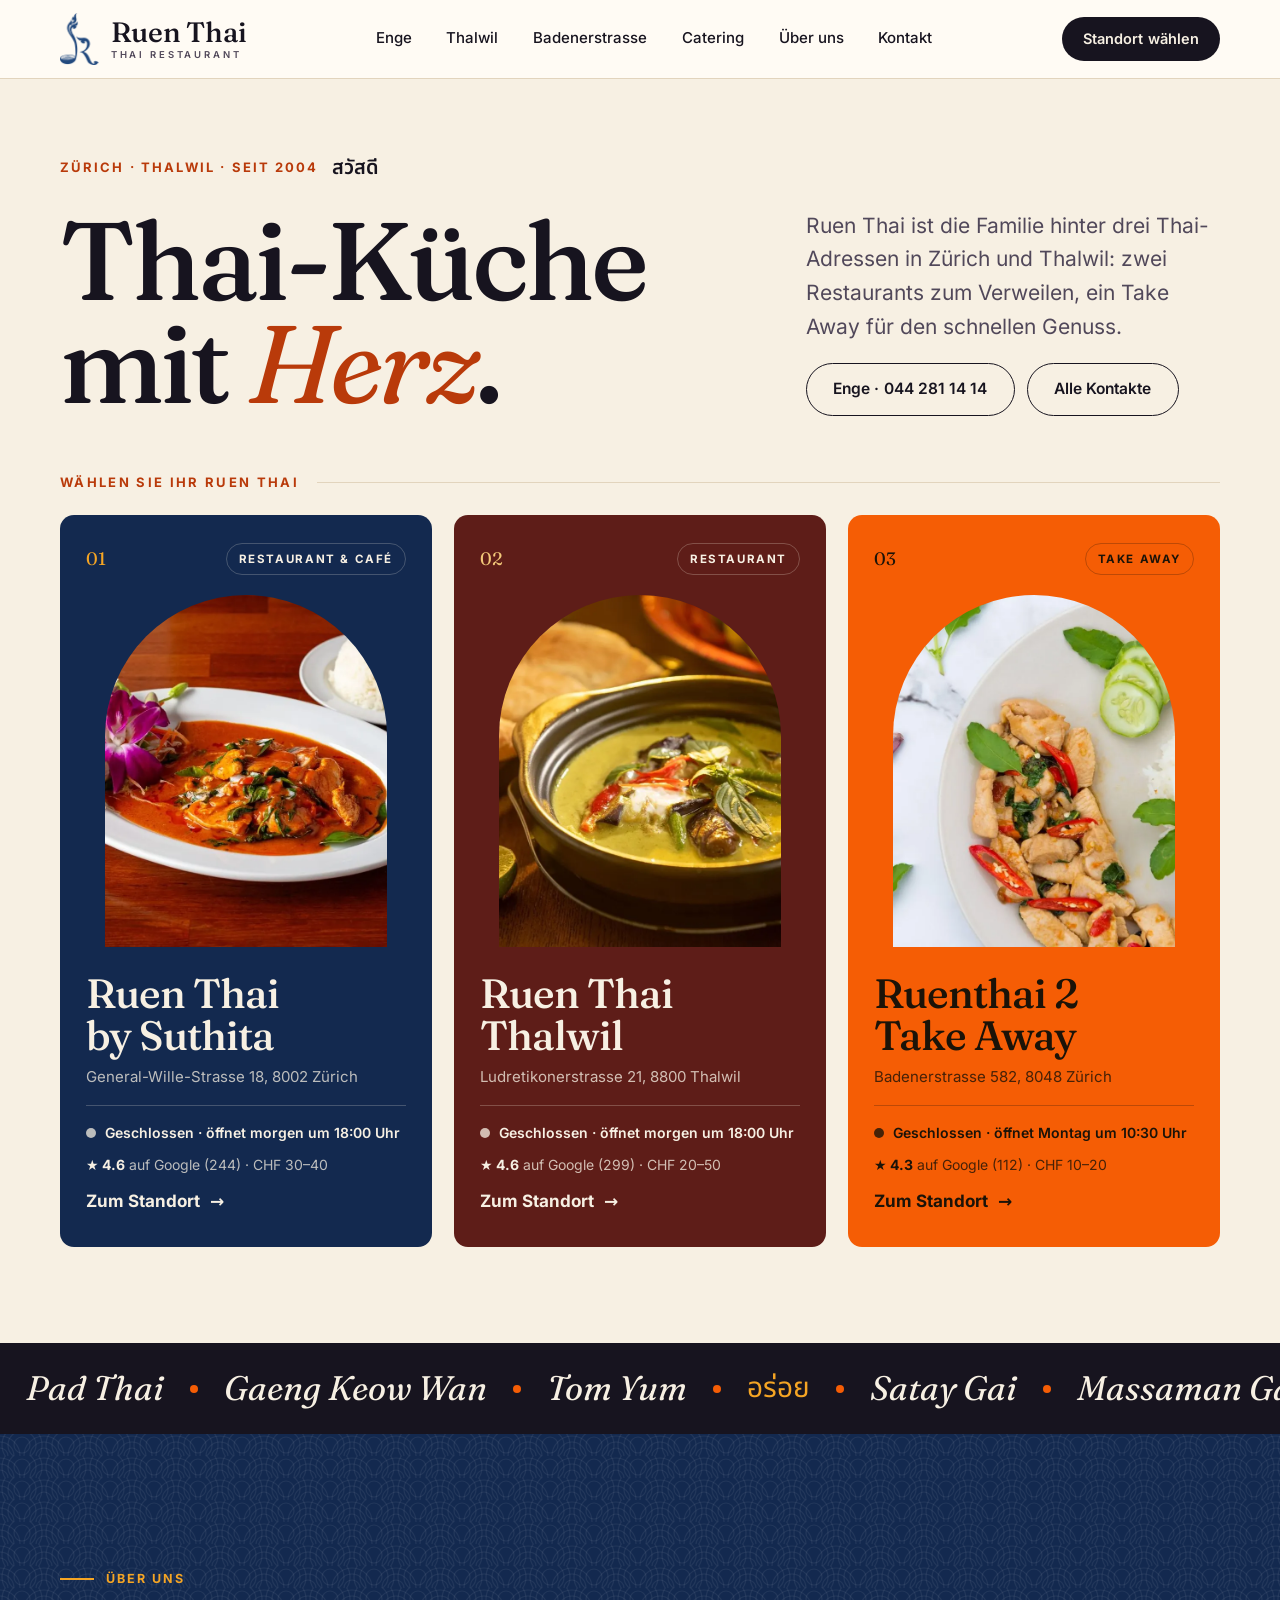
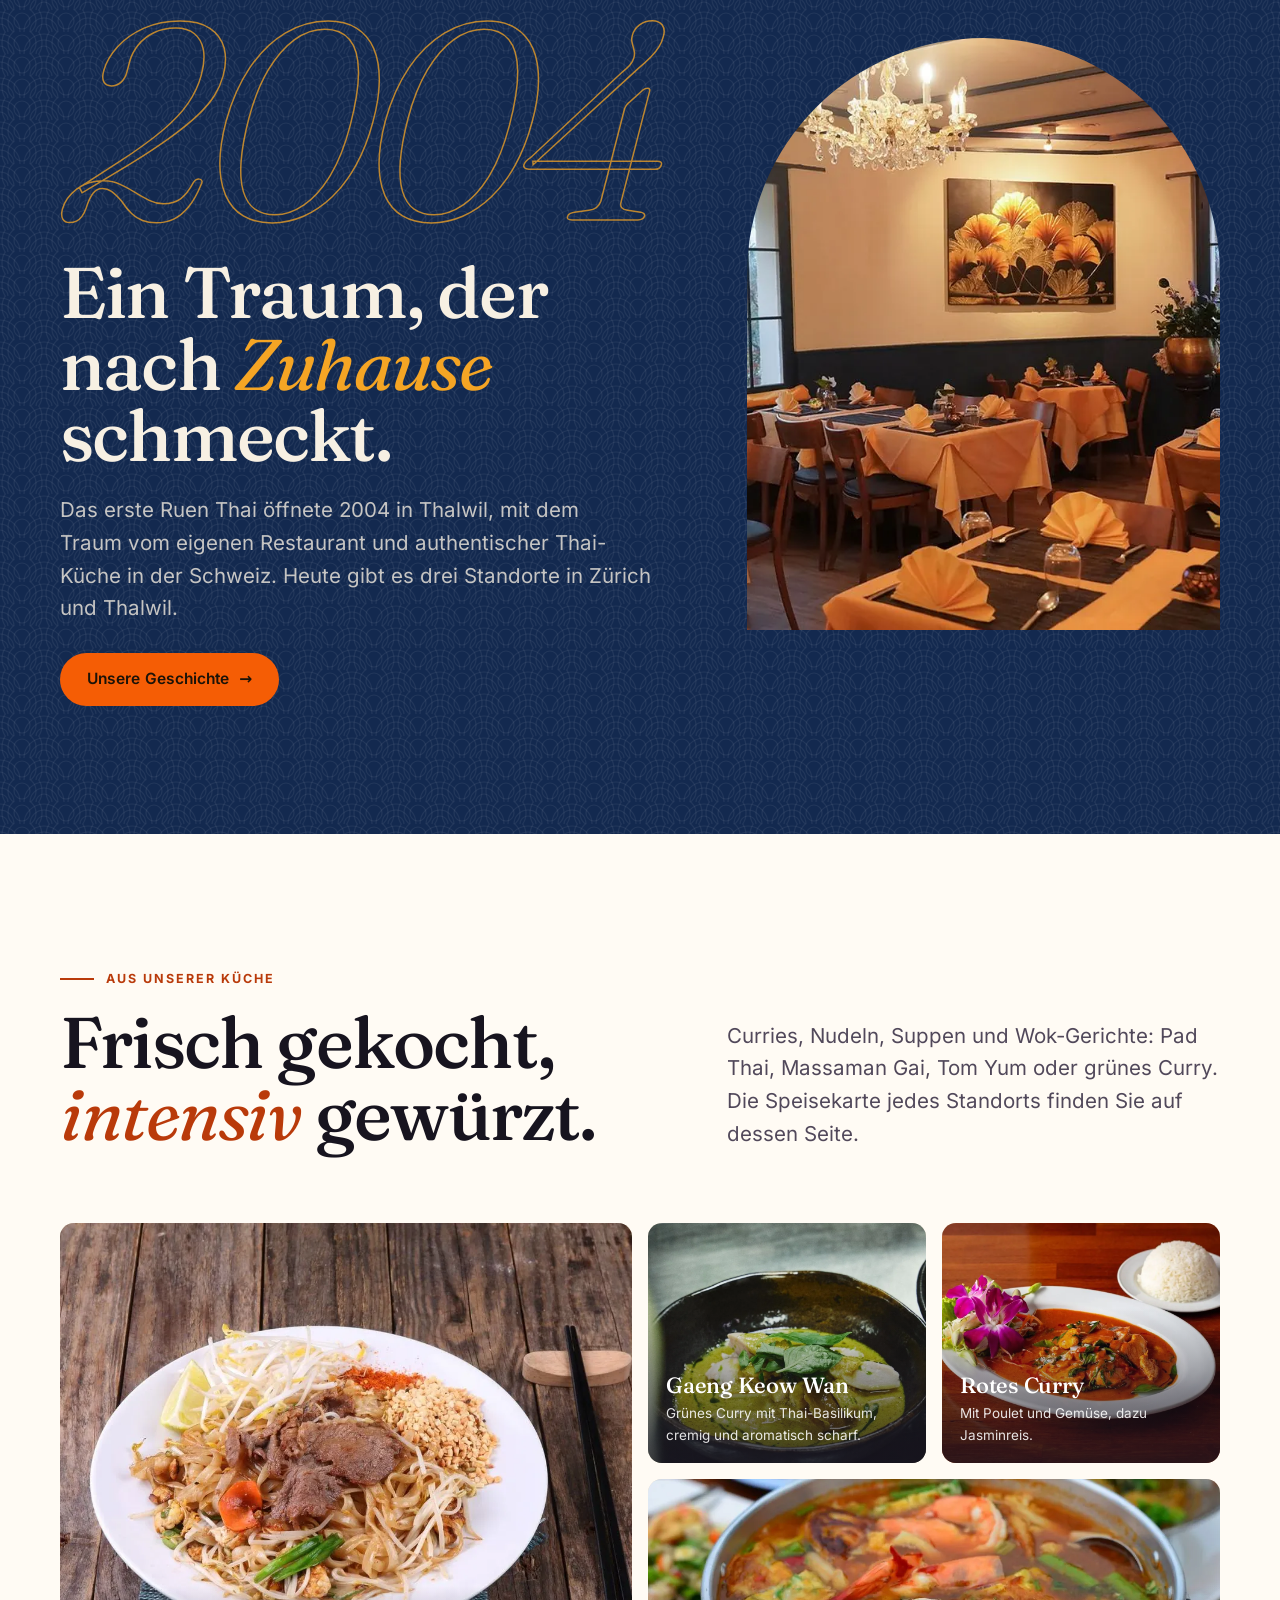
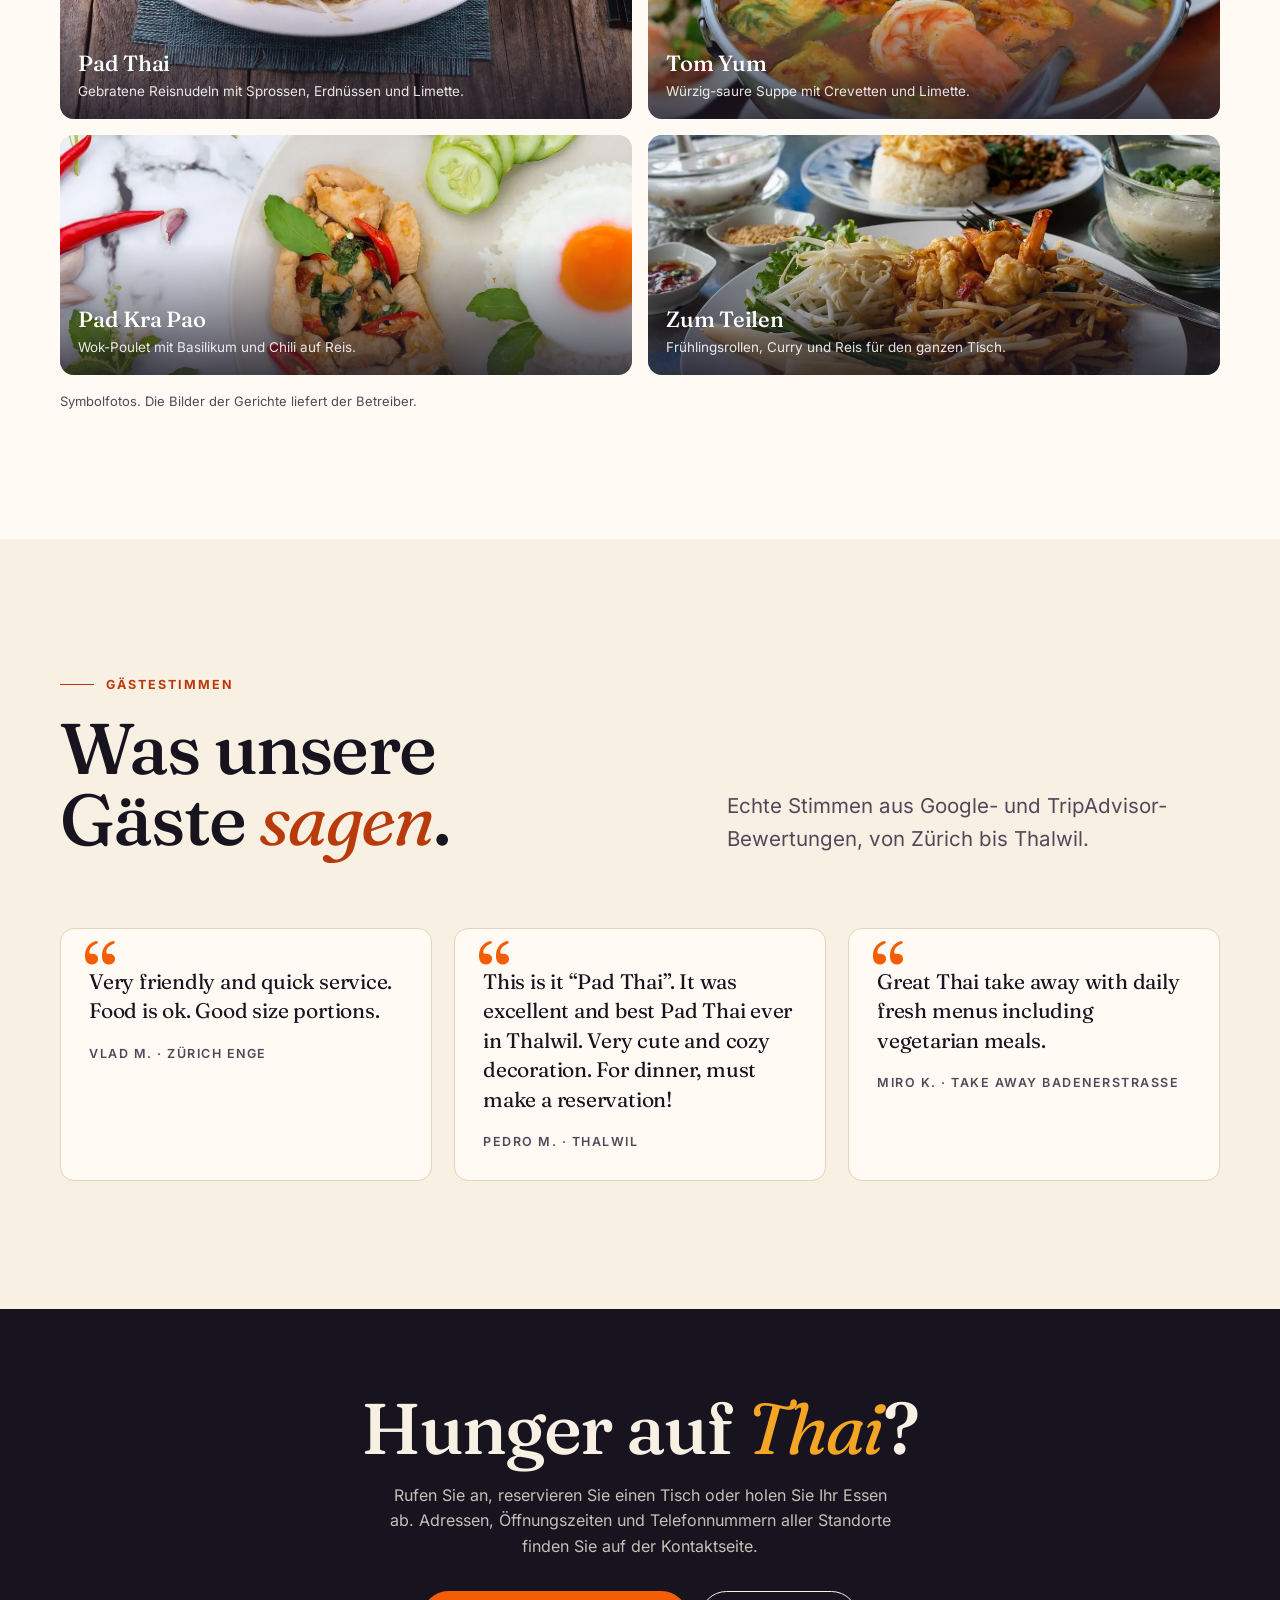
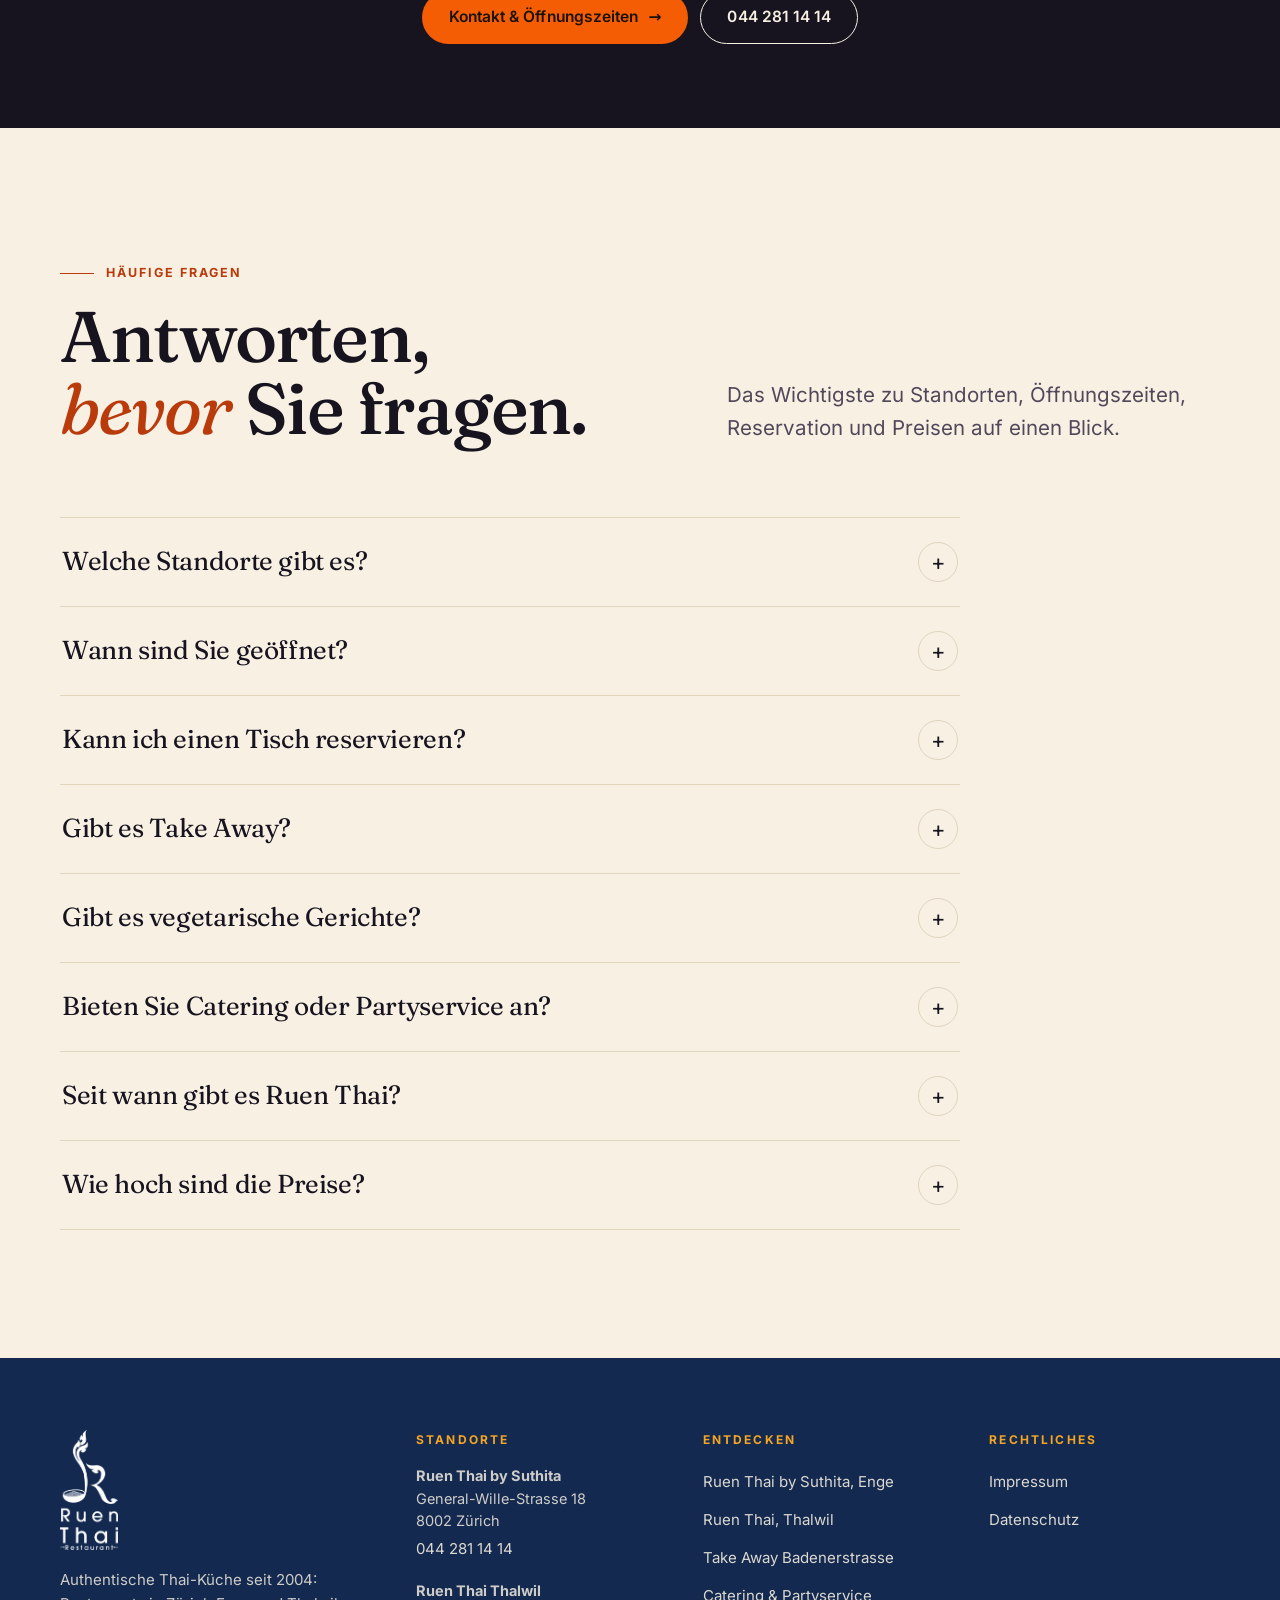
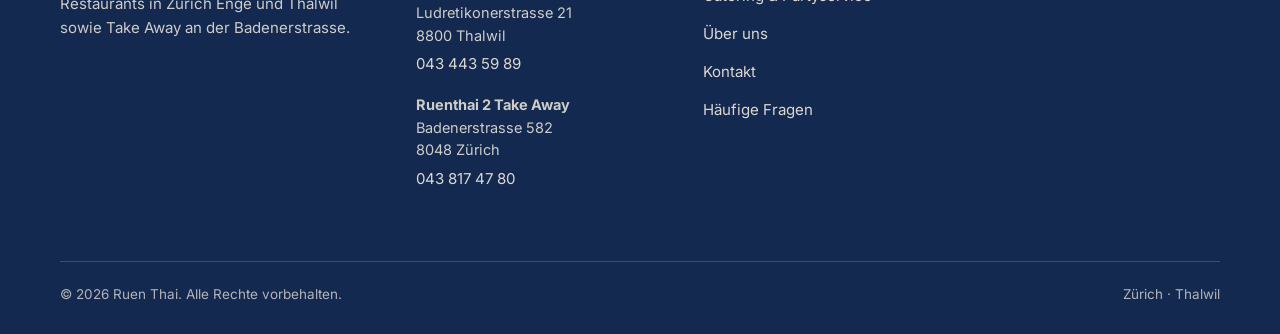
<file: index.html>
<!DOCTYPE html>
<html lang="de-CH">
<head>
<meta charset="UTF-8">
<meta name="viewport" content="width=device-width, initial-scale=1.0">
<title>Ruen Thai – Thai Restaurant Zürich Enge, Thalwil &amp; Take Away</title>
<meta name="description" content="Authentische Thai-Küche seit 2004: Restaurants in Zürich Enge und Thalwil, Take Away an der Badenerstrasse. Wählen Sie Ihr Ruen Thai und reservieren Sie.">
<meta name="robots" content="noindex, nofollow, noarchive, nosnippet">
<link rel="canonical" href="https://ruenthairestaurant.ch/">
<meta name="theme-color" content="#13294F">
<link rel="icon" href="/favicon.ico" sizes="any">
<link rel="icon" type="image/png" href="/assets/img/favicon.png">
<link rel="apple-touch-icon" href="/apple-touch-icon.png">
<meta property="og:type" content="website">
<meta property="og:site_name" content="Ruen Thai">
<meta property="og:locale" content="de_CH">
<meta property="og:title" content="Ruen Thai – Thai Restaurant Zürich Enge, Thalwil &amp; Take Away">
<meta property="og:description" content="Authentische Thai-Küche seit 2004: Restaurants in Zürich Enge und Thalwil, Take Away an der Badenerstrasse. Wählen Sie Ihr Ruen Thai und reservieren Sie.">
<meta property="og:url" content="https://ruenthairestaurant.ch/">
<meta property="og:image" content="https://ruenthairestaurant.ch/assets/img/og-image.jpg">
<meta property="og:image:width" content="1200">
<meta property="og:image:height" content="630">
<meta name="twitter:card" content="summary_large_image">
<meta name="twitter:title" content="Ruen Thai – Thai Restaurant Zürich Enge, Thalwil &amp; Take Away">
<meta name="twitter:description" content="Authentische Thai-Küche seit 2004: Restaurants in Zürich Enge und Thalwil, Take Away an der Badenerstrasse. Wählen Sie Ihr Ruen Thai und reservieren Sie.">
<meta name="twitter:image" content="https://ruenthairestaurant.ch/assets/img/og-image.jpg">
<link rel="preload" href="/assets/fonts/fraunces.woff2" as="font" type="font/woff2" crossorigin>
<link rel="preload" href="/assets/fonts/inter.woff2" as="font" type="font/woff2" crossorigin>
<link rel="stylesheet" href="/assets/css/style.css?v=2026-10-15">
<script>document.documentElement.classList.add('js')</script>
<script type="application/ld+json">{"@context":"https://schema.org","@graph":[{"@type":"Organization","@id":"https://ruenthairestaurant.ch/#organization","name":"Ruen Thai","url":"https://ruenthairestaurant.ch/","logo":"https://ruenthairestaurant.ch/assets/img/logo-full.png","foundingDate":"2004","areaServed":[{"@type":"City","name":"Zürich"},{"@type":"City","name":"Thalwil"}],"subOrganization":[{"@id":"https://ruenthairestaurant.ch/enge#restaurant"},{"@id":"https://ruenthairestaurant.ch/thalwil#restaurant"},{"@id":"https://ruenthairestaurant.ch/badenerstrasse#restaurant"}]},{"@type":"WebSite","@id":"https://ruenthairestaurant.ch/#website","url":"https://ruenthairestaurant.ch/","name":"Ruen Thai","inLanguage":"de-CH","publisher":{"@id":"https://ruenthairestaurant.ch/#organization"}},{"@type":"FAQPage","mainEntity":[{"@type":"Question","name":"Welche Standorte gibt es?","acceptedAnswer":{"@type":"Answer","text":"Ruen Thai gibt es an drei Standorten: das Restaurant Ruen Thai by Suthita an der General-Wille-Strasse 18 in Zürich Enge, das Restaurant Ruen Thai an der Ludretikonerstrasse 21 in Thalwil und das Take Away Ruenthai 2 an der Badenerstrasse 582 in Zürich."}},{"@type":"Question","name":"Wann sind Sie geöffnet?","acceptedAnswer":{"@type":"Answer","text":"Enge: Mo–Fr 11–17 und 18–22:30 Uhr, Sa ab 18 Uhr. Thalwil: Mo, Di, Do, Fr 11:30–14 und 18–23 Uhr, Mi und Sa ab 18 Uhr. Take Away Badenerstrasse: Mo–Fr 10:30–17 Uhr. Sonntag ist überall geschlossen."}},{"@type":"Question","name":"Kann ich einen Tisch reservieren?","acceptedAnswer":{"@type":"Answer","text":"Ja, in den Restaurants Enge und Thalwil. Eine Reservation ist besonders am Abend empfohlen. Nutzen Sie das Formular auf der Standortseite oder rufen Sie an: Enge 044 281 14 14, Thalwil 043 443 59 89."}},{"@type":"Question","name":"Gibt es Take Away?","acceptedAnswer":{"@type":"Answer","text":"Ja. Das Take Away Ruenthai 2 an der Badenerstrasse 582 bietet täglich frische Mittagsmenüs zum Mitnehmen (043 817 47 80). Auch in der Enge können Sie Gerichte zum Mitnehmen bestellen."}},{"@type":"Question","name":"Gibt es vegetarische Gerichte?","acceptedAnswer":{"@type":"Answer","text":"Ja, zum Beispiel vegetarische Frühlingsrollen in der Enge und ein vegetarisches Tagesmenü im Take Away an der Badenerstrasse. Fragen Sie bei Allergien am besten direkt bei uns nach."}},{"@type":"Question","name":"Bieten Sie Catering oder Partyservice an?","acceptedAnswer":{"@type":"Answer","text":"Ja, über unser Restaurant Ruen Thai by Suthita in der Enge. Senden Sie uns Datum, Gästezahl und Menüwunsch über die Catering-Seite oder rufen Sie an: 044 281 14 14. Sie erhalten einen Menüvorschlag mit Offerte."}},{"@type":"Question","name":"Seit wann gibt es Ruen Thai?","acceptedAnswer":{"@type":"Answer","text":"Das erste Ruen Thai Restaurant eröffnete 2004 in Thalwil. Seither sind weitere Standorte in Zürich dazugekommen."}},{"@type":"Question","name":"Wie hoch sind die Preise?","acceptedAnswer":{"@type":"Answer","text":"Pro Person rechnen Sie in der Enge mit etwa CHF 30–40, in Thalwil mit CHF 20–50 und im Take Away an der Badenerstrasse mit CHF 10–20."}}]}]}</script></head>
<body>
<a class="skip-link" href="#main">Zum Inhalt springen</a>
<header class="site-header">
  <div class="container site-header__inner">
    <a class="brand" href="/" aria-label="Ruen Thai – Startseite">
      <img src="/assets/img/logo-icon.png" width="39" height="52" alt="">
      <span class="brand__word">Ruen Thai<small>Thai Restaurant</small></span>
    </a>
    <nav class="nav" id="site-nav" aria-label="Hauptnavigation"><a href="/enge">Enge</a><a href="/thalwil">Thalwil</a><a href="/badenerstrasse">Badenerstrasse</a><a href="/catering">Catering</a><a href="/ueber-uns">Über uns</a><a href="/kontakt">Kontakt</a></nav>
    <div class="header-actions">
      <a class="btn btn--primary btn--sm" href="/#standorte">Standort wählen</a>
      <button type="button" class="nav-toggle" id="nav-toggle" aria-expanded="false" aria-controls="site-nav" aria-label="Menü öffnen"><span></span><span></span><span></span></button>
    </div>
  </div>
</header>
<main id="main">

<section class="hero hero--cards">
  <div class="container">
    <div class="hero__top">
      <div>
        <p class="hero__kicker"><span>Zürich · Thalwil · seit 2004</span><span class="thai" lang="th" aria-hidden="true">สวัสดี</span></p>
        <h1 class="display"><span style="white-space:nowrap">Thai-Küche</span> mit&nbsp;<em>Herz</em>.</h1>
      </div>
      <div class="hero__side">
        <p class="hero__lead">Ruen Thai ist die Familie hinter drei Thai-Adressen in Zürich und Thalwil: zwei Restaurants zum Verweilen, ein Take Away für den schnellen Genuss.</p>
        <div class="hero__actions"><a class="btn btn--ghost" href="tel:+41442811414">Enge · 044 281 14 14</a><a class="btn btn--ghost" href="/kontakt">Alle Kontakte</a></div>
      </div>
    </div>
    <p class="hero__pick" id="standorte"><span>Wählen Sie Ihr Ruen Thai</span><i aria-hidden="true"></i></p>
    <div class="locs hero__cards"><article class="loc theme-navy on-theme">
  <div class="loc__top"><span class="loc__num">01</span><span class="loc__badge">Restaurant &amp; Café</span></div>
  <div class="loc__photo"><img src="/assets/img/loc-enge.webp" width="1100" height="825" alt="Ruen Thai by Suthita – Gericht" loading="lazy" decoding="async"></div>
  <h3 class="loc__title">Ruen Thai by Suthita</h3>
  <p class="loc__addr">General-Wille-Strasse 18, 8002 Zürich</p>
  <div class="loc__meta">
    <span class="status" data-hours='{"0":[],"1":[["11:00","17:00"],["18:00","22:30"]],"2":[["11:00","17:00"],["18:00","22:30"]],"3":[["11:00","17:00"],["18:00","22:30"]],"4":[["11:00","17:00"],["18:00","22:30"]],"5":[["11:00","17:00"],["18:00","22:30"]],"6":[["18:00","22:30"]]}'><i></i>Öffnungszeiten siehe unten</span>
    <span class="loc__rating"><b>★ 4.6</b> auf Google (244) · CHF 30–40</span>
    <a class="loc__cta loc__link" href="/enge">Zum Standort <span class="arrow" aria-hidden="true">→</span></a>
  </div>
</article><article class="loc theme-lacquer on-theme">
  <div class="loc__top"><span class="loc__num">02</span><span class="loc__badge">Restaurant</span></div>
  <div class="loc__photo"><img src="/assets/img/loc-thalwil.webp" width="1100" height="825" alt="Ruen Thai Thalwil – Gericht" loading="lazy" decoding="async"></div>
  <h3 class="loc__title">Ruen Thai Thalwil</h3>
  <p class="loc__addr">Ludretikonerstrasse 21, 8800 Thalwil</p>
  <div class="loc__meta">
    <span class="status" data-hours='{"0":[],"1":[["11:30","14:00"],["18:00","23:00"]],"2":[["11:30","14:00"],["18:00","23:00"]],"3":[["18:00","23:00"]],"4":[["11:30","14:00"],["18:00","23:00"]],"5":[["11:30","14:00"],["18:00","23:00"]],"6":[["18:00","23:00"]]}'><i></i>Öffnungszeiten siehe unten</span>
    <span class="loc__rating"><b>★ 4.6</b> auf Google (299) · CHF 20–50</span>
    <a class="loc__cta loc__link" href="/thalwil">Zum Standort <span class="arrow" aria-hidden="true">→</span></a>
  </div>
</article><article class="loc theme-saffron on-theme">
  <div class="loc__top"><span class="loc__num">03</span><span class="loc__badge">Take Away</span></div>
  <div class="loc__photo"><img src="/assets/img/loc-badenerstrasse.webp" width="1100" height="825" alt="Ruenthai 2 Take Away – Gericht" loading="lazy" decoding="async"></div>
  <h3 class="loc__title">Ruenthai 2 Take Away</h3>
  <p class="loc__addr">Badenerstrasse 582, 8048 Zürich</p>
  <div class="loc__meta">
    <span class="status" data-hours='{"0":[],"1":[["10:30","17:00"]],"2":[["10:30","17:00"]],"3":[["10:30","17:00"]],"4":[["10:30","17:00"]],"5":[["10:30","17:00"]],"6":[]}'><i></i>Öffnungszeiten siehe unten</span>
    <span class="loc__rating"><b>★ 4.3</b> auf Google (112) · CHF 10–20</span>
    <a class="loc__cta loc__link" href="/badenerstrasse">Zum Standort <span class="arrow" aria-hidden="true">→</span></a>
  </div>
</article></div>
  </div>
</section>

<div class="marquee" aria-hidden="true"><div class="marquee__track"><div class="marquee__group"><span>Pad Thai</span><i></i><span>Gaeng Keow Wan</span><i></i><span>Tom Yum</span><i></i><span class="thai" lang="th">อร่อย</span><i></i><span>Satay Gai</span><i></i><span>Massaman Gai</span><i></i><span>Pad Kra Pao</span><i></i><span class="thai" lang="th">เผ็ด</span><i></i><span>Goong Pong Garee</span><i></i><span>Poh Pia Taud</span><i></i></div><div class="marquee__group"><span>Pad Thai</span><i></i><span>Gaeng Keow Wan</span><i></i><span>Tom Yum</span><i></i><span class="thai" lang="th">อร่อย</span><i></i><span>Satay Gai</span><i></i><span>Massaman Gai</span><i></i><span>Pad Kra Pao</span><i></i><span class="thai" lang="th">เผ็ด</span><i></i><span>Goong Pong Garee</span><i></i><span>Poh Pia Taud</span><i></i></div></div></div>

<section class="section section--dark story waves" id="ueber-uns">
  <div class="container story__grid">
    <div class="story__text reveal">
      <p class="eyebrow">Über uns</p>
      <div class="story__year" aria-hidden="true">2004</div>
      <h2 class="h2" style="margin-bottom:22px">Ein Traum, der nach <em style="color:var(--gold)">Zuhause</em> schmeckt.</h2>
      <p class="lead">Das erste Ruen Thai öffnete 2004 in Thalwil, mit dem Traum vom eigenen Restaurant und authentischer Thai-Küche in der Schweiz. Heute gibt es drei Standorte in Zürich und Thalwil.</p>
      <p style="margin-top:28px"><a class="btn btn--accent" href="/ueber-uns">Unsere Geschichte <span class="arrow" aria-hidden="true">→</span></a></p>
    </div>
    <div class="story__photo reveal"><img src="/assets/img/about-interior.webp" width="1000" height="750" alt="Gastraum mit gedeckten Tischen, Kristalllüster und goldenem Wandbild" loading="lazy" decoding="async"></div>
  </div>
</section>

<section class="section" id="gerichte">
  <div class="container">
    <div class="section-head">
      <div><p class="eyebrow">Aus unserer Küche</p><h2 class="h2">Frisch gekocht, <em>intensiv</em> gewürzt.</h2></div>
      <p class="lead">Curries, Nudeln, Suppen und Wok-Gerichte: Pad Thai, Massaman Gai, Tom Yum oder grünes Curry. Die Speisekarte jedes Standorts finden Sie auf dessen Seite.</p>
    </div>
    <div class="bento"><figure class="reveal"><img src="/assets/img/dish-padthai.webp" width="1100" height="825" alt="Pad Thai: Gebratene Reisnudeln mit Sprossen, Erdnüssen und Limette." loading="lazy" decoding="async"><figcaption><b>Pad Thai</b><span>Gebratene Reisnudeln mit Sprossen, Erdnüssen und Limette.</span></figcaption></figure><figure class="reveal"><img src="/assets/img/dish-green-curry.webp" width="1100" height="825" alt="Gaeng Keow Wan: Grünes Curry mit Thai-Basilikum, cremig und aromatisch scharf." loading="lazy" decoding="async"><figcaption><b>Gaeng Keow Wan</b><span>Grünes Curry mit Thai-Basilikum, cremig und aromatisch scharf.</span></figcaption></figure><figure class="reveal"><img src="/assets/img/dish-red-curry.webp" width="1100" height="825" alt="Rotes Curry: Mit Poulet und Gemüse, dazu Jasminreis." loading="lazy" decoding="async"><figcaption><b>Rotes Curry</b><span>Mit Poulet und Gemüse, dazu Jasminreis.</span></figcaption></figure><figure class="reveal"><img src="/assets/img/dish-tomyum.webp" width="1100" height="825" alt="Tom Yum: Würzig-saure Suppe mit Crevetten und Limette." loading="lazy" decoding="async"><figcaption><b>Tom Yum</b><span>Würzig-saure Suppe mit Crevetten und Limette.</span></figcaption></figure><figure class="reveal"><img src="/assets/img/dish-krapao.webp" width="1100" height="825" alt="Pad Kra Pao: Wok-Poulet mit Basilikum und Chili auf Reis." loading="lazy" decoding="async"><figcaption><b>Pad Kra Pao</b><span>Wok-Poulet mit Basilikum und Chili auf Reis.</span></figcaption></figure><figure class="reveal"><img src="/assets/img/dish-teller.webp" width="1100" height="825" alt="Zum Teilen: Frühlingsrollen, Curry und Reis für den ganzen Tisch." loading="lazy" decoding="async"><figcaption><b>Zum Teilen</b><span>Frühlingsrollen, Curry und Reis für den ganzen Tisch.</span></figcaption></figure></div>
    <p class="photo-note">Symbolfotos. Die Bilder der Gerichte liefert der Betreiber.</p>
  </div>
</section>

<section class="section section--cream">
  <div class="container">
    <div class="section-head">
      <div><p class="eyebrow">Gästestimmen</p><h2 class="h2">Was unsere Gäste <em>sagen</em>.</h2></div>
      <p class="lead">Echte Stimmen aus Google- und TripAdvisor-Bewertungen, von Zürich bis Thalwil.</p>
    </div>
    <div class="reviews"><figure class="review reveal"><blockquote>Very friendly and quick service. Food is ok. Good size portions.</blockquote><figcaption>Vlad M. · Zürich Enge</figcaption></figure><figure class="review reveal"><blockquote>This is it “Pad Thai”. It was excellent and best Pad Thai ever in Thalwil. Very cute and cozy decoration. For dinner, must make a reservation!</blockquote><figcaption>Pedro M. · Thalwil</figcaption></figure><figure class="review reveal"><blockquote>Great Thai take away with daily fresh menus including vegetarian meals.</blockquote><figcaption>Miro K. · Take Away Badenerstrasse</figcaption></figure></div>
  </div>
</section>

<section class="cta-band">
  <div class="container">
    <h2 class="h2">Hunger auf <em style="color:var(--gold)">Thai</em>?</h2>
    <p>Rufen Sie an, reservieren Sie einen Tisch oder holen Sie Ihr Essen ab. Adressen, Öffnungszeiten und Telefonnummern aller Standorte finden Sie auf der Kontaktseite.</p>
    <div class="cta-band__links"><a class="btn btn--accent" href="/kontakt">Kontakt &amp; Öffnungszeiten <span class="arrow" aria-hidden="true">→</span></a><a class="btn btn--ghost" href="tel:+41442811414">044 281 14 14</a></div>
  </div>
</section>

<section class="section section--cream" id="faq">
  <div class="container">
    <div class="section-head">
      <div><p class="eyebrow">Häufige Fragen</p><h2 class="h2">Antworten, <em>bevor</em> Sie fragen.</h2></div>
      <p class="lead">Das Wichtigste zu Standorten, Öffnungszeiten, Reservation und Preisen auf einen Blick.</p>
    </div>
    <div class="faq"><details><summary>Welche Standorte gibt es?</summary><div><p>Ruen Thai gibt es an drei Standorten: das Restaurant Ruen Thai by Suthita an der General-Wille-Strasse 18 in Zürich Enge, das Restaurant Ruen Thai an der Ludretikonerstrasse 21 in Thalwil und das Take Away Ruenthai 2 an der Badenerstrasse 582 in Zürich.</p></div></details><details><summary>Wann sind Sie geöffnet?</summary><div><p>Enge: Mo–Fr 11–17 und 18–22:30 Uhr, Sa ab 18 Uhr. Thalwil: Mo, Di, Do, Fr 11:30–14 und 18–23 Uhr, Mi und Sa ab 18 Uhr. Take Away Badenerstrasse: Mo–Fr 10:30–17 Uhr. Sonntag ist überall geschlossen.</p></div></details><details><summary>Kann ich einen Tisch reservieren?</summary><div><p>Ja, in den Restaurants Enge und Thalwil. Eine Reservation ist besonders am Abend empfohlen. Nutzen Sie das Formular auf der Standortseite oder rufen Sie an: Enge 044 281 14 14, Thalwil 043 443 59 89.</p></div></details><details><summary>Gibt es Take Away?</summary><div><p>Ja. Das Take Away Ruenthai 2 an der Badenerstrasse 582 bietet täglich frische Mittagsmenüs zum Mitnehmen (043 817 47 80). Auch in der Enge können Sie Gerichte zum Mitnehmen bestellen.</p></div></details><details><summary>Gibt es vegetarische Gerichte?</summary><div><p>Ja, zum Beispiel vegetarische Frühlingsrollen in der Enge und ein vegetarisches Tagesmenü im Take Away an der Badenerstrasse. Fragen Sie bei Allergien am besten direkt bei uns nach.</p></div></details><details><summary>Bieten Sie Catering oder Partyservice an?</summary><div><p>Ja, über unser Restaurant Ruen Thai by Suthita in der Enge. Senden Sie uns Datum, Gästezahl und Menüwunsch über die Catering-Seite oder rufen Sie an: 044 281 14 14. Sie erhalten einen Menüvorschlag mit Offerte.</p></div></details><details><summary>Seit wann gibt es Ruen Thai?</summary><div><p>Das erste Ruen Thai Restaurant eröffnete 2004 in Thalwil. Seither sind weitere Standorte in Zürich dazugekommen.</p></div></details><details><summary>Wie hoch sind die Preise?</summary><div><p>Pro Person rechnen Sie in der Enge mit etwa CHF 30–40, in Thalwil mit CHF 20–50 und im Take Away an der Badenerstrasse mit CHF 10–20.</p></div></details></div>
  </div>
</section>

</main>
<footer class="site-footer">
  <div class="container">
    <div class="footer-grid">
      <div class="footer-brand">
        <img src="/assets/img/logo-full-white.png" width="63" height="130" alt="Ruen Thai Restaurant" loading="lazy">
        <p>Authentische Thai-Küche seit 2004: Restaurants in Zürich Enge und Thalwil sowie Take Away an der Badenerstrasse.</p>
      </div>
      <div class="footer-col"><h2>Standorte</h2><address><strong>Ruen Thai by Suthita</strong><br>General-Wille-Strasse 18<br>8002 Zürich<br><a href="tel:+41442811414">044 281 14 14</a></address><address><strong>Ruen Thai Thalwil</strong><br>Ludretikonerstrasse 21<br>8800 Thalwil<br><a href="tel:+41434435989">043 443 59 89</a></address><address><strong>Ruenthai 2 Take Away</strong><br>Badenerstrasse 582<br>8048 Zürich<br><a href="tel:+41438174780">043 817 47 80</a></address></div>
      <div class="footer-col"><h2>Entdecken</h2><ul>
        <li><a href="/enge">Ruen Thai by Suthita, Enge</a></li>
        <li><a href="/thalwil">Ruen Thai, Thalwil</a></li>
        <li><a href="/badenerstrasse">Take Away Badenerstrasse</a></li>
        <li><a href="/catering">Catering &amp; Partyservice</a></li>
        <li><a href="/ueber-uns">Über uns</a></li>
        <li><a href="/kontakt">Kontakt</a></li>
        <li><a href="/#faq">Häufige Fragen</a></li>
      </ul></div>
      <div class="footer-col"><h2>Rechtliches</h2><ul>
        <li><a href="/impressum">Impressum</a></li>
        <li><a href="/datenschutz">Datenschutz</a></li>
      </ul></div>
    </div>
    <div class="footer-base"><span>© 2026 Ruen Thai. Alle Rechte vorbehalten.</span><span>Zürich · Thalwil</span></div>
  </div>
</footer>
<script src="/assets/js/main.js?v=2026-10-15" defer></script>
</body>
</html>
</file>
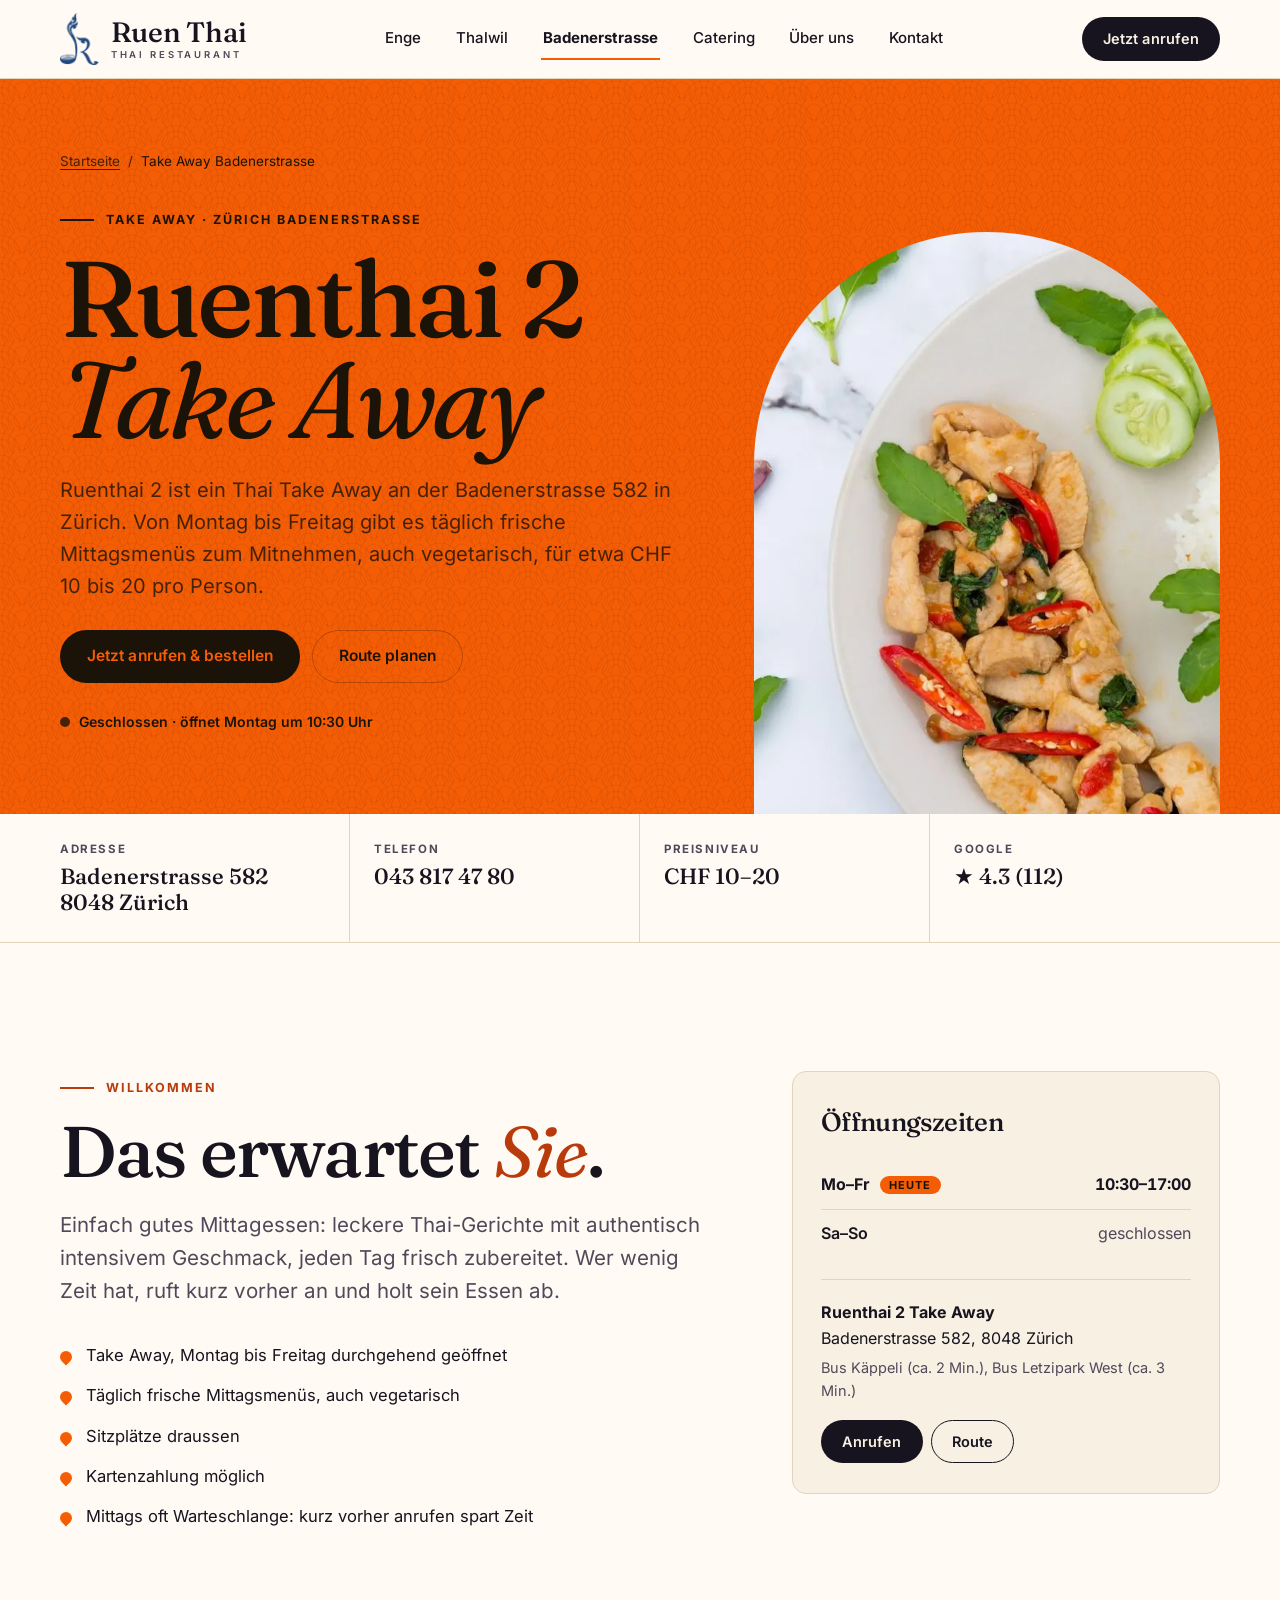
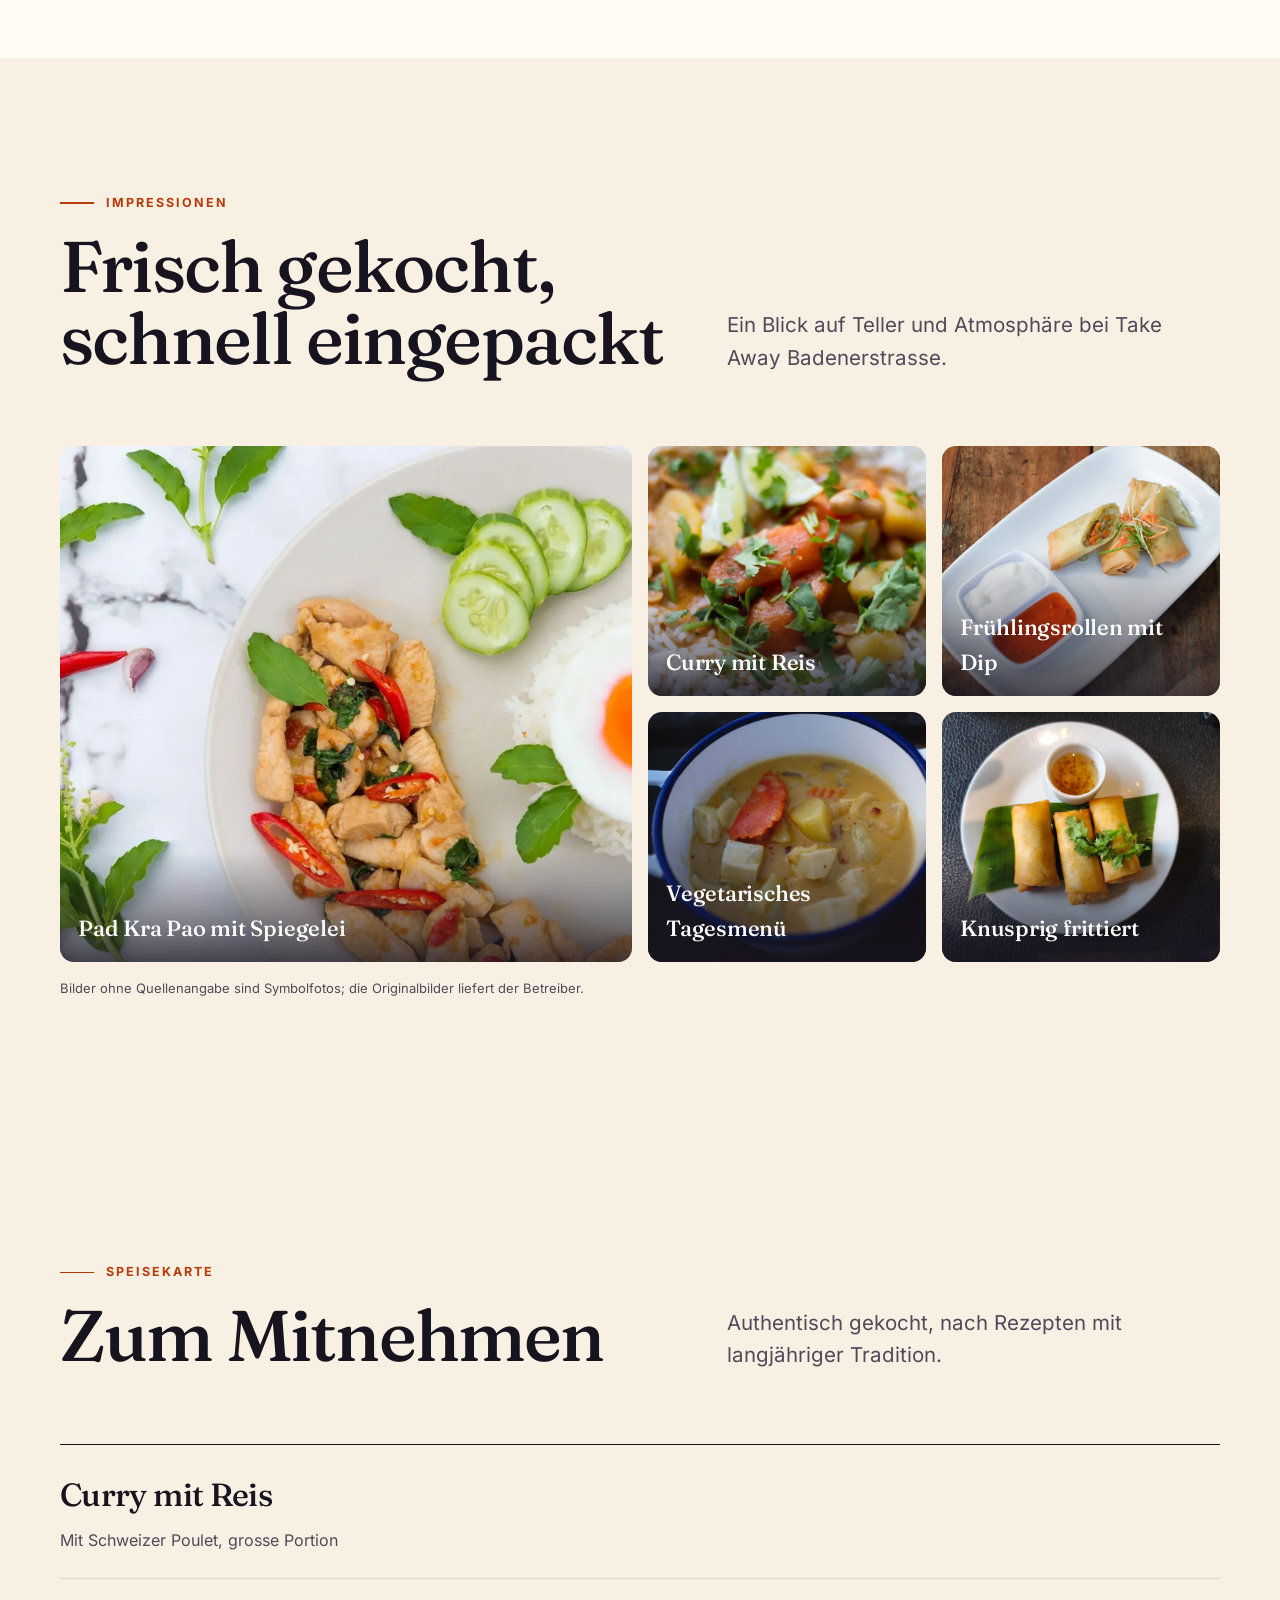
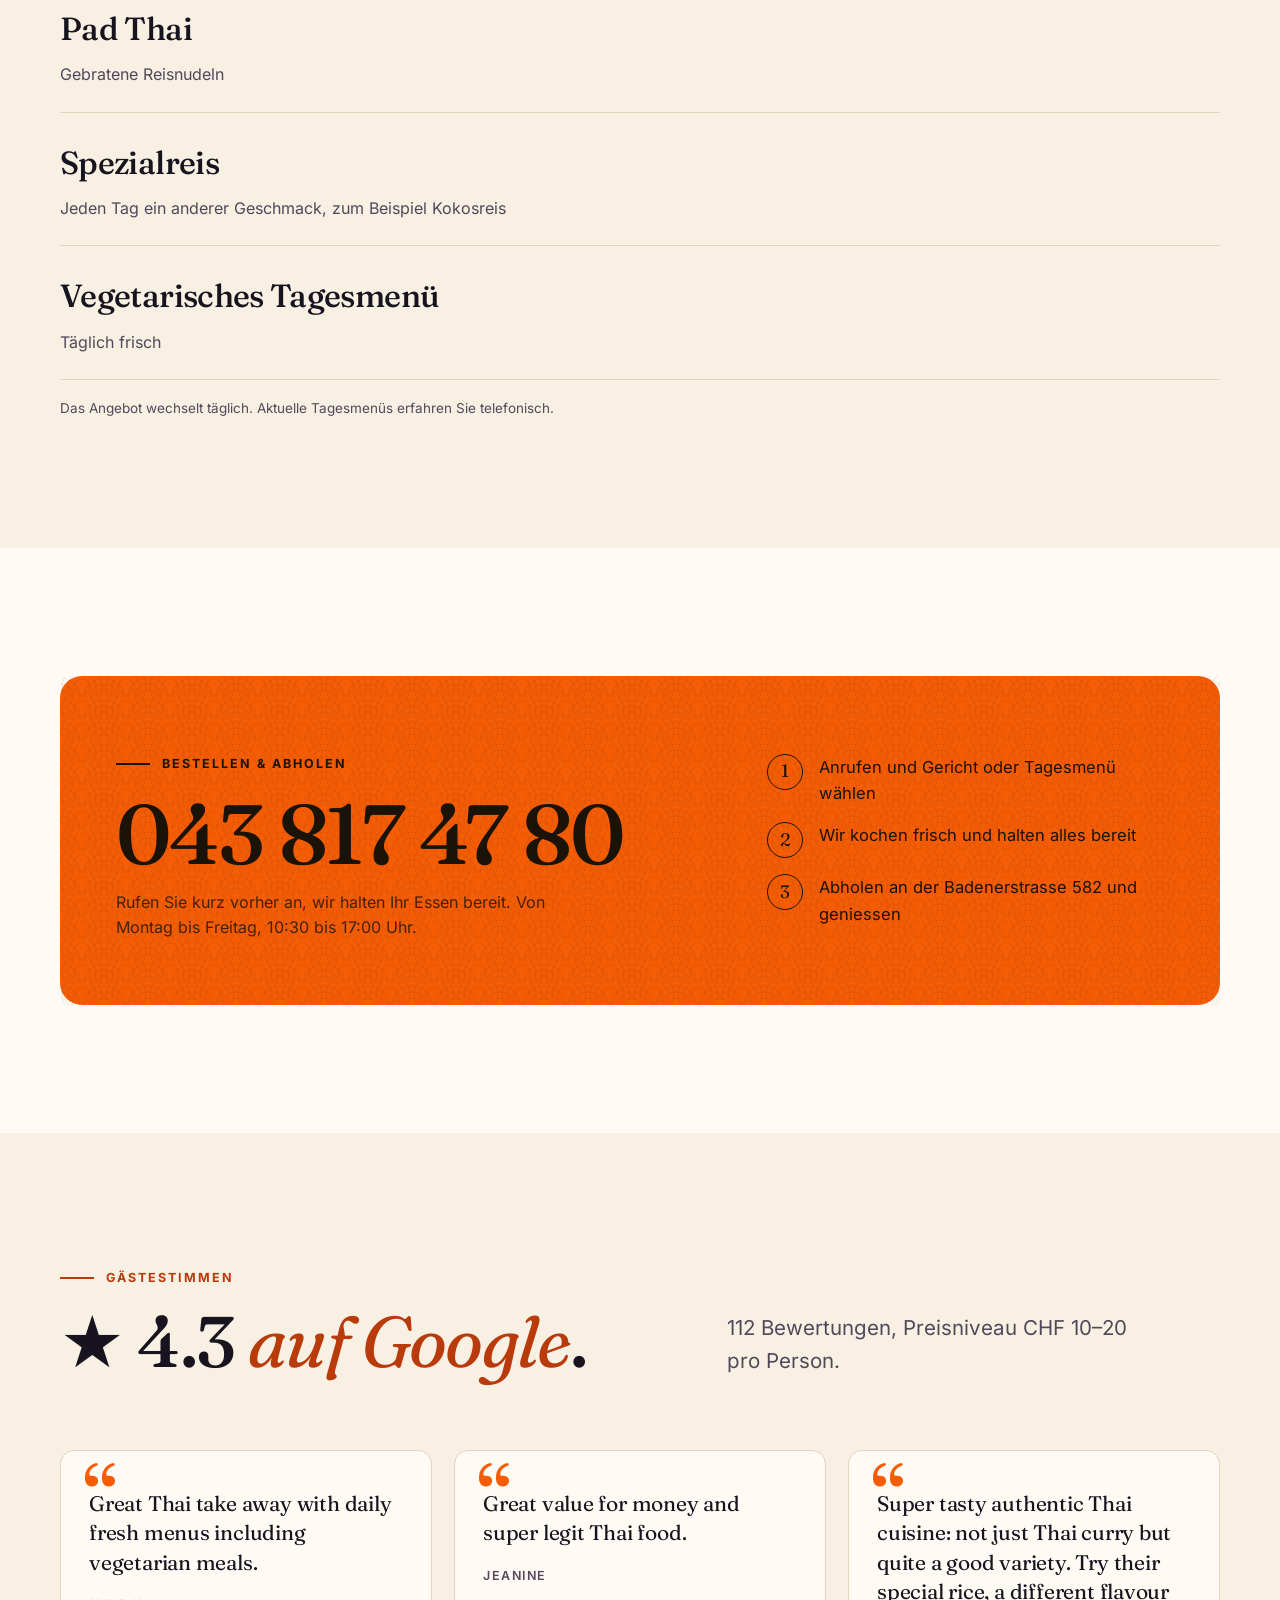
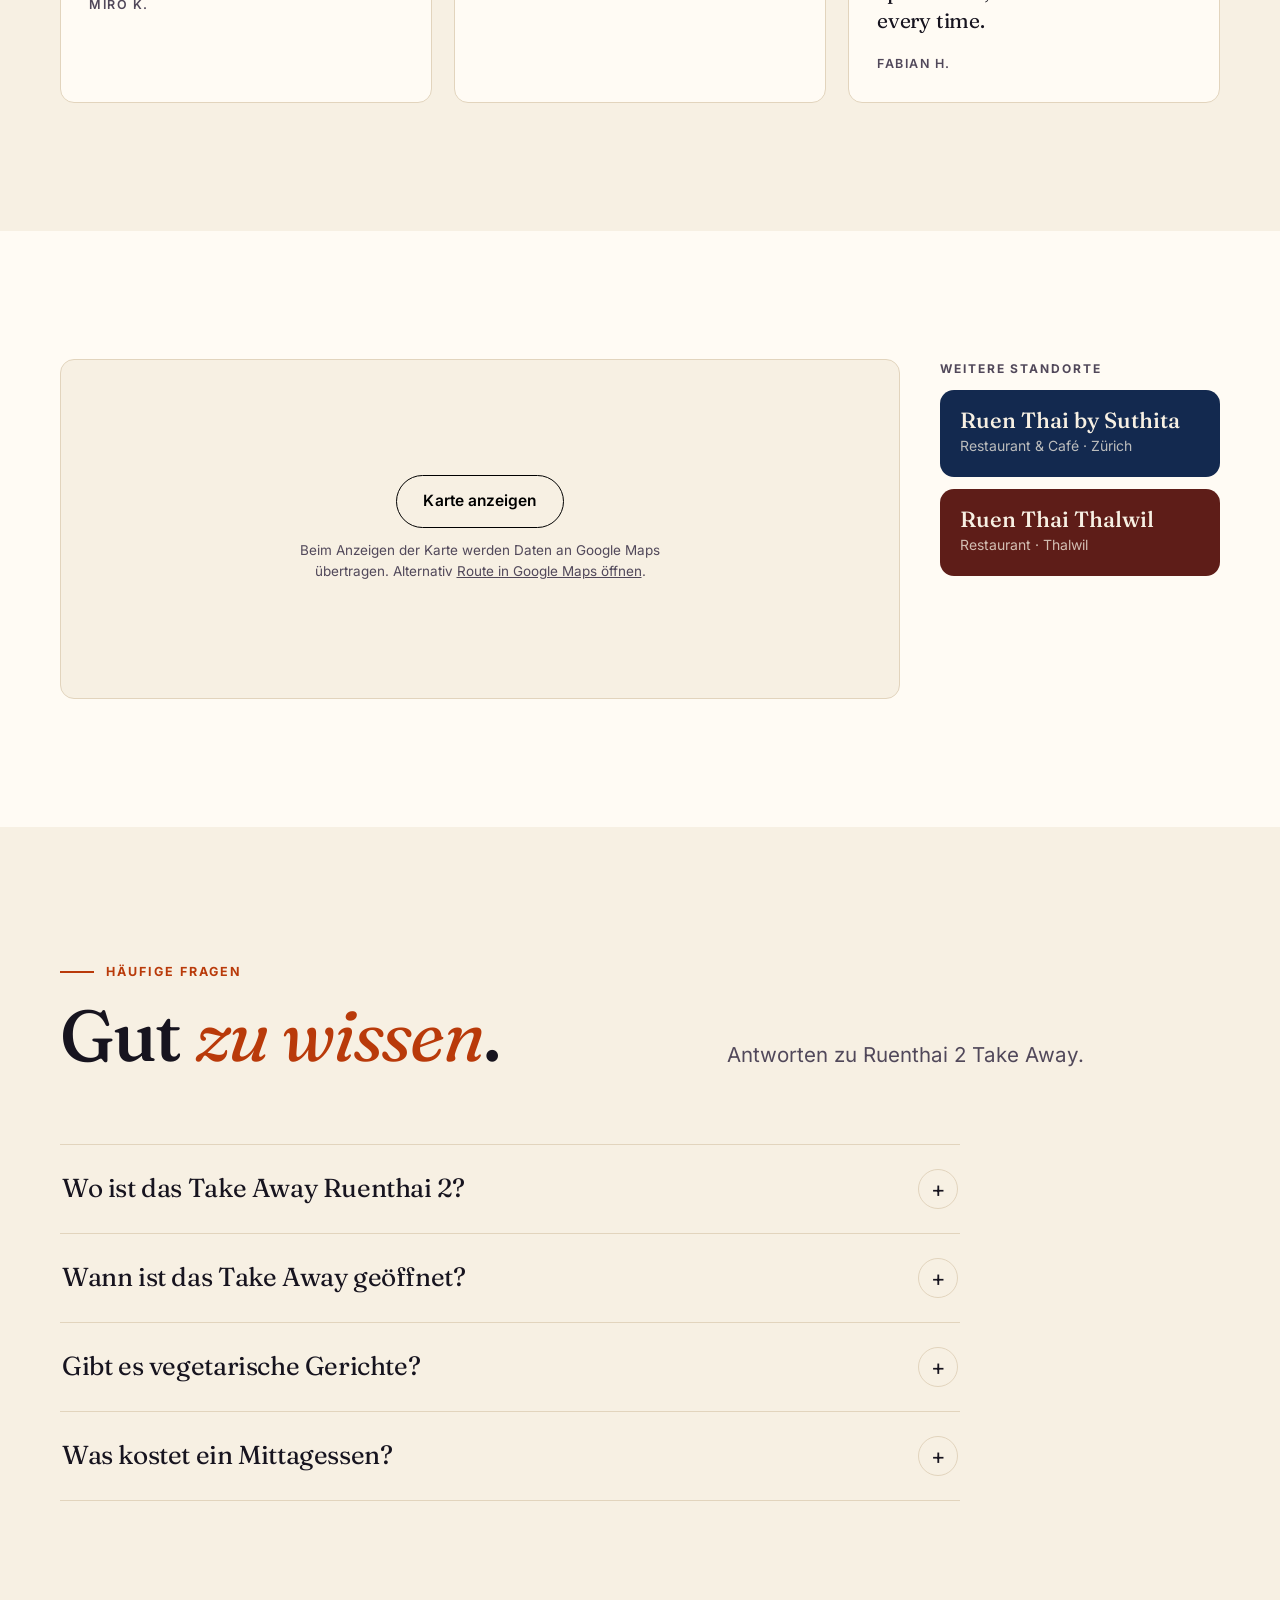
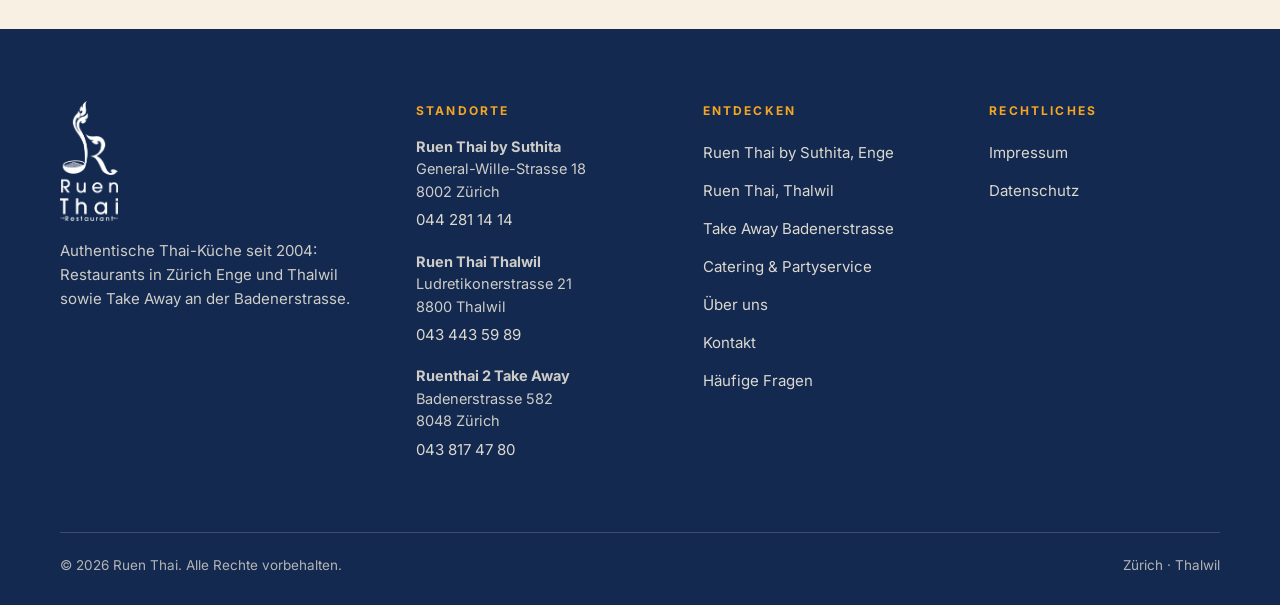
<file: badenerstrasse.html>
<!DOCTYPE html>
<html lang="de-CH">
<head>
<meta charset="UTF-8">
<meta name="viewport" content="width=device-width, initial-scale=1.0">
<title>Thai Take Away Zürich Badenerstrasse – Ruenthai 2</title>
<meta name="description" content="Thai Take Away an der Badenerstrasse 582 in Zürich: täglich frische Mittagsmenüs, auch vegetarisch, ab CHF 10. Öffnungszeiten Mo–Fr und Telefon.">
<meta name="robots" content="noindex, nofollow, noarchive, nosnippet">
<link rel="canonical" href="https://ruenthairestaurant.ch/badenerstrasse">
<meta name="theme-color" content="#13294F">
<link rel="icon" href="/favicon.ico" sizes="any">
<link rel="icon" type="image/png" href="/assets/img/favicon.png">
<link rel="apple-touch-icon" href="/apple-touch-icon.png">
<meta property="og:type" content="website">
<meta property="og:site_name" content="Ruen Thai">
<meta property="og:locale" content="de_CH">
<meta property="og:title" content="Thai Take Away Zürich Badenerstrasse – Ruenthai 2">
<meta property="og:description" content="Thai Take Away an der Badenerstrasse 582 in Zürich: täglich frische Mittagsmenüs, auch vegetarisch, ab CHF 10. Öffnungszeiten Mo–Fr und Telefon.">
<meta property="og:url" content="https://ruenthairestaurant.ch/badenerstrasse">
<meta property="og:image" content="https://ruenthairestaurant.ch/assets/img/og-image.jpg">
<meta property="og:image:width" content="1200">
<meta property="og:image:height" content="630">
<meta name="twitter:card" content="summary_large_image">
<meta name="twitter:title" content="Thai Take Away Zürich Badenerstrasse – Ruenthai 2">
<meta name="twitter:description" content="Thai Take Away an der Badenerstrasse 582 in Zürich: täglich frische Mittagsmenüs, auch vegetarisch, ab CHF 10. Öffnungszeiten Mo–Fr und Telefon.">
<meta name="twitter:image" content="https://ruenthairestaurant.ch/assets/img/og-image.jpg">
<link rel="preload" href="/assets/fonts/fraunces.woff2" as="font" type="font/woff2" crossorigin>
<link rel="preload" href="/assets/fonts/inter.woff2" as="font" type="font/woff2" crossorigin>
<link rel="stylesheet" href="/assets/css/style.css?v=2026-10-15">
<script>document.documentElement.classList.add('js')</script>
<script type="application/ld+json">{"@context":"https://schema.org","@graph":[{"@type":"Organization","@id":"https://ruenthairestaurant.ch/#organization","name":"Ruen Thai","url":"https://ruenthairestaurant.ch/","logo":"https://ruenthairestaurant.ch/assets/img/logo-full.png","foundingDate":"2004","areaServed":[{"@type":"City","name":"Zürich"},{"@type":"City","name":"Thalwil"}],"subOrganization":[{"@id":"https://ruenthairestaurant.ch/enge#restaurant"},{"@id":"https://ruenthairestaurant.ch/thalwil#restaurant"},{"@id":"https://ruenthairestaurant.ch/badenerstrasse#restaurant"}]},{"@type":"Restaurant","@id":"https://ruenthairestaurant.ch/badenerstrasse#restaurant","name":"Ruenthai 2 Take Away","url":"https://ruenthairestaurant.ch/badenerstrasse","image":"https://ruenthairestaurant.ch/assets/img/loc-badenerstrasse.webp","telephone":"+41438174780","servesCuisine":"Thai","priceRange":"CHF 10–20","address":{"@type":"PostalAddress","streetAddress":"Badenerstrasse 582","postalCode":"8048","addressLocality":"Zürich","addressCountry":"CH"},"areaServed":"Zürich Badenerstrasse","openingHoursSpecification":[{"@type":"OpeningHoursSpecification","dayOfWeek":"Monday","opens":"10:30","closes":"17:00"},{"@type":"OpeningHoursSpecification","dayOfWeek":"Tuesday","opens":"10:30","closes":"17:00"},{"@type":"OpeningHoursSpecification","dayOfWeek":"Wednesday","opens":"10:30","closes":"17:00"},{"@type":"OpeningHoursSpecification","dayOfWeek":"Thursday","opens":"10:30","closes":"17:00"},{"@type":"OpeningHoursSpecification","dayOfWeek":"Friday","opens":"10:30","closes":"17:00"}],"parentOrganization":{"@id":"https://ruenthairestaurant.ch/#organization"},"acceptsReservations":false},{"@type":"BreadcrumbList","itemListElement":[{"@type":"ListItem","position":1,"name":"Startseite","item":"https://ruenthairestaurant.ch/"},{"@type":"ListItem","position":2,"name":"Ruenthai 2 Take Away","item":"https://ruenthairestaurant.ch/badenerstrasse"}]},{"@type":"FAQPage","mainEntity":[{"@type":"Question","name":"Wo ist das Take Away Ruenthai 2?","acceptedAnswer":{"@type":"Answer","text":"An der Badenerstrasse 582, 8048 Zürich. Bus Käppeli und Bus Letzipark West sind nur wenige Gehminuten entfernt."}},{"@type":"Question","name":"Wann ist das Take Away geöffnet?","acceptedAnswer":{"@type":"Answer","text":"Montag bis Freitag von 10:30 bis 17:00 Uhr. Am Wochenende ist geschlossen."}},{"@type":"Question","name":"Gibt es vegetarische Gerichte?","acceptedAnswer":{"@type":"Answer","text":"Ja, es gibt täglich frische Mittagsmenüs, auch vegetarisch. Das Angebot wechselt, rufen Sie für das aktuelle Menü an: 043 817 47 80."}},{"@type":"Question","name":"Was kostet ein Mittagessen?","acceptedAnswer":{"@type":"Answer","text":"Pro Person rechnen Sie mit etwa CHF 10 bis 20."}}]}]}</script></head>
<body class="has-callbar">
<a class="skip-link" href="#main">Zum Inhalt springen</a>
<header class="site-header">
  <div class="container site-header__inner">
    <a class="brand" href="/" aria-label="Ruen Thai – Startseite">
      <img src="/assets/img/logo-icon.png" width="39" height="52" alt="">
      <span class="brand__word">Ruen Thai<small>Thai Restaurant</small></span>
    </a>
    <nav class="nav" id="site-nav" aria-label="Hauptnavigation"><a href="/enge">Enge</a><a href="/thalwil">Thalwil</a><a href="/badenerstrasse" aria-current="page">Badenerstrasse</a><a href="/catering">Catering</a><a href="/ueber-uns">Über uns</a><a href="/kontakt">Kontakt</a></nav>
    <div class="header-actions">
      <a class="btn btn--primary btn--sm" href="tel:+41438174780">Jetzt anrufen</a>
      <button type="button" class="nav-toggle" id="nav-toggle" aria-expanded="false" aria-controls="site-nav" aria-label="Menü öffnen"><span></span><span></span><span></span></button>
    </div>
  </div>
</header>
<main id="main">

<section class="l-hero theme-saffron on-theme waves">
  <div class="container l-hero__grid">
    <div class="l-hero__copy">
      <nav class="crumbs" aria-label="Brotkrumen"><a href="/">Startseite</a><span aria-hidden="true">/</span><span aria-current="page">Take Away Badenerstrasse</span></nav>
      <p class="eyebrow">Take Away · Zürich Badenerstrasse</p>
      <h1 class="display">Ruenthai 2 <em>Take Away</em></h1>
      <p class="l-hero__lead">Ruenthai 2 ist ein Thai Take Away an der Badenerstrasse 582 in Zürich. Von Montag bis Freitag gibt es täglich frische Mittagsmenüs zum Mitnehmen, auch vegetarisch, für etwa CHF 10 bis 20 pro Person.</p>
      <div class="l-hero__actions"><a class="btn btn--primary" href="tel:+41438174780">Jetzt anrufen &amp; bestellen</a><a class="btn btn--ghost" href="https://www.google.com/maps/dir/?api=1&destination=Badenerstrasse%20582%2C%208048%20Z%C3%BCrich" target="_blank" rel="noopener">Route planen</a></div>
      <span class="status" data-hours='{"0":[],"1":[["10:30","17:00"]],"2":[["10:30","17:00"]],"3":[["10:30","17:00"]],"4":[["10:30","17:00"]],"5":[["10:30","17:00"]],"6":[]}'><i></i>Öffnungszeiten siehe unten</span>
    </div>
    <div class="l-hero__photo"><img src="/assets/img/dish-krapao.webp" width="1100" height="825" alt="Ruenthai 2 Take Away: Gericht" fetchpriority="high"></div>
  </div>
</section>

<section class="infobar" aria-label="Auf einen Blick">
  <div class="container infobar__grid">
    <div class="infobar__item"><small>Adresse</small><b>Badenerstrasse 582<br>8048 Zürich</b></div>
    <div class="infobar__item"><small>Telefon</small><b><a href="tel:+41438174780">043 817 47 80</a></b></div>
    <div class="infobar__item"><small>Preisniveau</small><b>CHF 10–20</b></div>
    <div class="infobar__item"><small>Google</small><b>★ 4.3 (112)</b></div>
  </div>
</section>

<section class="section">
  <div class="container l-intro">
    <div class="reveal">
      <p class="eyebrow">Willkommen</p>
      <h2 class="h2">Das erwartet <em>Sie</em>.</h2>
      <p class="lead">Einfach gutes Mittagessen: leckere Thai-Gerichte mit authentisch intensivem Geschmack, jeden Tag frisch zubereitet. Wer wenig Zeit hat, ruft kurz vorher an und holt sein Essen ab.</p>
      <ul class="facts"><li>Take Away, Montag bis Freitag durchgehend geöffnet</li><li>Täglich frische Mittagsmenüs, auch vegetarisch</li><li>Sitzplätze draussen</li><li>Kartenzahlung möglich</li><li>Mittags oft Warteschlange: kurz vorher anrufen spart Zeit</li></ul>
      
    </div>
    <aside class="hours-card reveal">
      <h2 class="serif">Öffnungszeiten</h2>
      <table class="hours"><caption class="sr-only" style="position:absolute;left:-9999px">Öffnungszeiten Ruenthai 2 Take Away</caption><tr data-days="1,2,3,4,5"><th scope="row">Mo–Fr</th><td>10:30–17:00</td></tr><tr data-days="6,0"><th scope="row">Sa–So</th><td>geschlossen</td></tr></table>
      <address><strong>Ruenthai 2 Take Away</strong><br>Badenerstrasse 582, 8048 Zürich
        <p>Bus Käppeli (ca. 2 Min.), Bus Letzipark West (ca. 3 Min.)</p>
        <a class="btn btn--primary btn--sm" href="tel:+41438174780">Anrufen</a><a class="btn btn--ghost btn--sm" href="https://www.google.com/maps/dir/?api=1&destination=Badenerstrasse%20582%2C%208048%20Z%C3%BCrich" target="_blank" rel="noopener">Route</a>
      </address>
    </aside>
  </div>
</section>

<section class="section section--cream">
  <div class="container">
    <div class="section-head">
      <div><p class="eyebrow">Impressionen</p><h2 class="h2">Frisch gekocht, schnell eingepackt</h2></div>
      <p class="lead">Ein Blick auf Teller und Atmosphäre bei Take Away Badenerstrasse.</p>
    </div>
    <div class="bento bento--loc"><figure class="reveal"><img src="/assets/img/dish-krapao.webp" width="1100" height="825" alt="Wok-Poulet mit Basilikum, Chili und Spiegelei auf Reis" loading="lazy" decoding="async"><figcaption><b>Pad Kra Pao mit Spiegelei</b></figcaption></figure><figure class="reveal"><img src="/assets/img/g-bader-curryreis.webp" width="900" height="675" alt="Gemüse-Curry auf Reis in einer Schale" loading="lazy" decoding="async"><figcaption><b>Curry mit Reis</b></figcaption></figure><figure class="reveal"><img src="/assets/img/g-bader-rollen.webp" width="900" height="675" alt="Frühlingsrollen mit Chilisauce auf einem Teller" loading="lazy" decoding="async"><figcaption><b>Frühlingsrollen mit Dip</b></figcaption></figure><figure class="reveal"><img src="/assets/img/g-bader-suppe.webp" width="900" height="675" alt="Cremiges Curry mit Tofu und Gemüse im Topf" loading="lazy" decoding="async"><figcaption><b>Vegetarisches Tagesmenü</b></figcaption></figure><figure class="reveal"><img src="/assets/img/g-bader-rollen2.webp" width="900" height="675" alt="Frittierte Rollen auf einem Bananenblatt" loading="lazy" decoding="async"><figcaption><b>Knusprig frittiert</b></figcaption></figure></div>
    <p class="photo-note">Bilder ohne Quellenangabe sind Symbolfotos; die Originalbilder liefert der Betreiber.</p>
  </div>
</section>

<section class="section section--cream">
  <div class="container">
    <div class="section-head">
      <div><p class="eyebrow">Speisekarte</p><h2 class="h2">Zum Mitnehmen</h2></div>
      <p class="lead">Authentisch gekocht, nach Rezepten mit langjähriger Tradition.</p>
    </div>
    <div class="menu"><div class="menu__item reveal"><h3>Curry mit Reis</h3><p>Mit Schweizer Poulet, grosse Portion</p></div><div class="menu__item reveal"><h3>Pad Thai</h3><p>Gebratene Reisnudeln</p></div><div class="menu__item reveal"><h3>Spezialreis</h3><p>Jeden Tag ein anderer Geschmack, zum Beispiel Kokosreis</p></div><div class="menu__item reveal"><h3>Vegetarisches Tagesmenü</h3><p>Täglich frisch</p></div></div>
    <p class="menu-note">Das Angebot wechselt täglich. Aktuelle Tagesmenüs erfahren Sie telefonisch.</p>
  </div>
</section>

<section class="section" id="bestellen">
  <div class="container">
    <div class="order theme-saffron waves reveal">
      <div>
        <p class="eyebrow">Bestellen &amp; abholen</p>
        <a class="order__phone" href="tel:+41438174780">043 817 47 80</a>
        <p>Rufen Sie kurz vorher an, wir halten Ihr Essen bereit. Von Montag bis Freitag, 10:30 bis 17:00 Uhr.</p>
      </div>
      <ol class="order__steps">
        <li>Anrufen und Gericht oder Tagesmenü wählen</li>
        <li>Wir kochen frisch und halten alles bereit</li>
        <li>Abholen an der Badenerstrasse 582 und geniessen</li>
      </ol>
    </div>
  </div>
</section>

<section class="section section--cream">
  <div class="container">
    <div class="section-head">
      <div><p class="eyebrow">Gästestimmen</p><h2 class="h2">★ 4.3 <em>auf Google</em>.</h2></div>
      <p class="lead">112 Bewertungen, Preisniveau CHF 10–20 pro Person.</p>
    </div>
    <div class="reviews"><figure class="review reveal"><blockquote>Great Thai take away with daily fresh menus including vegetarian meals.</blockquote><figcaption>Miro K.</figcaption></figure><figure class="review reveal"><blockquote>Great value for money and super legit Thai food.</blockquote><figcaption>Jeanine</figcaption></figure><figure class="review reveal"><blockquote>Super tasty authentic Thai cuisine: not just Thai curry but quite a good variety. Try their special rice, a different flavour every time.</blockquote><figcaption>Fabian H.</figcaption></figure></div>
  </div>
</section>

<section class="section">
  <div class="container map">
    <div class="map__frame">
      <button class="btn btn--ghost" type="button" data-map-src="https://www.google.com/maps?q=Ruenthai%202%20Take%20Away%2C%20Badenerstrasse%20582%2C%208048%20Z%C3%BCrich&amp;output=embed" data-map-title="Ruenthai 2 Take Away auf der Karte">Karte anzeigen</button>
      <p>Beim Anzeigen der Karte werden Daten an Google Maps übertragen. Alternativ <a href="https://www.google.com/maps/dir/?api=1&destination=Badenerstrasse%20582%2C%208048%20Z%C3%BCrich" target="_blank" rel="noopener" style="text-decoration:underline">Route in Google Maps öffnen</a>.</p>
    </div>
    <div class="others"><h2>Weitere Standorte</h2><a class="other theme-navy" href="/enge"><b>Ruen Thai by Suthita</b><span>Restaurant &amp; Café · Zürich</span></a><a class="other theme-lacquer" href="/thalwil"><b>Ruen Thai Thalwil</b><span>Restaurant · Thalwil</span></a></div>
  </div>
</section>

<section class="section section--cream">
  <div class="container">
    <div class="section-head">
      <div><p class="eyebrow">Häufige Fragen</p><h2 class="h2">Gut <em>zu wissen</em>.</h2></div>
      <p class="lead">Antworten zu Ruenthai 2 Take Away.</p>
    </div>
    <div class="faq"><details><summary>Wo ist das Take Away Ruenthai 2?</summary><div><p>An der Badenerstrasse 582, 8048 Zürich. Bus Käppeli und Bus Letzipark West sind nur wenige Gehminuten entfernt.</p></div></details><details><summary>Wann ist das Take Away geöffnet?</summary><div><p>Montag bis Freitag von 10:30 bis 17:00 Uhr. Am Wochenende ist geschlossen.</p></div></details><details><summary>Gibt es vegetarische Gerichte?</summary><div><p>Ja, es gibt täglich frische Mittagsmenüs, auch vegetarisch. Das Angebot wechselt, rufen Sie für das aktuelle Menü an: 043 817 47 80.</p></div></details><details><summary>Was kostet ein Mittagessen?</summary><div><p>Pro Person rechnen Sie mit etwa CHF 10 bis 20.</p></div></details></div>
  </div>
</section>

</main>
<div class="callbar"><a class="btn btn--accent" href="tel:+41438174780">Anrufen</a><a class="btn btn--ghost" href="https://www.google.com/maps/dir/?api=1&destination=Badenerstrasse%20582%2C%208048%20Z%C3%BCrich" target="_blank" rel="noopener">Route</a></div><footer class="site-footer">
  <div class="container">
    <div class="footer-grid">
      <div class="footer-brand">
        <img src="/assets/img/logo-full-white.png" width="63" height="130" alt="Ruen Thai Restaurant" loading="lazy">
        <p>Authentische Thai-Küche seit 2004: Restaurants in Zürich Enge und Thalwil sowie Take Away an der Badenerstrasse.</p>
      </div>
      <div class="footer-col"><h2>Standorte</h2><address><strong>Ruen Thai by Suthita</strong><br>General-Wille-Strasse 18<br>8002 Zürich<br><a href="tel:+41442811414">044 281 14 14</a></address><address><strong>Ruen Thai Thalwil</strong><br>Ludretikonerstrasse 21<br>8800 Thalwil<br><a href="tel:+41434435989">043 443 59 89</a></address><address><strong>Ruenthai 2 Take Away</strong><br>Badenerstrasse 582<br>8048 Zürich<br><a href="tel:+41438174780">043 817 47 80</a></address></div>
      <div class="footer-col"><h2>Entdecken</h2><ul>
        <li><a href="/enge">Ruen Thai by Suthita, Enge</a></li>
        <li><a href="/thalwil">Ruen Thai, Thalwil</a></li>
        <li><a href="/badenerstrasse">Take Away Badenerstrasse</a></li>
        <li><a href="/catering">Catering &amp; Partyservice</a></li>
        <li><a href="/ueber-uns">Über uns</a></li>
        <li><a href="/kontakt">Kontakt</a></li>
        <li><a href="/#faq">Häufige Fragen</a></li>
      </ul></div>
      <div class="footer-col"><h2>Rechtliches</h2><ul>
        <li><a href="/impressum">Impressum</a></li>
        <li><a href="/datenschutz">Datenschutz</a></li>
      </ul></div>
    </div>
    <div class="footer-base"><span>© 2026 Ruen Thai. Alle Rechte vorbehalten.</span><span>Zürich · Thalwil</span></div>
  </div>
</footer>
<script src="/assets/js/main.js?v=2026-10-15" defer></script>
</body>
</html>
</file>
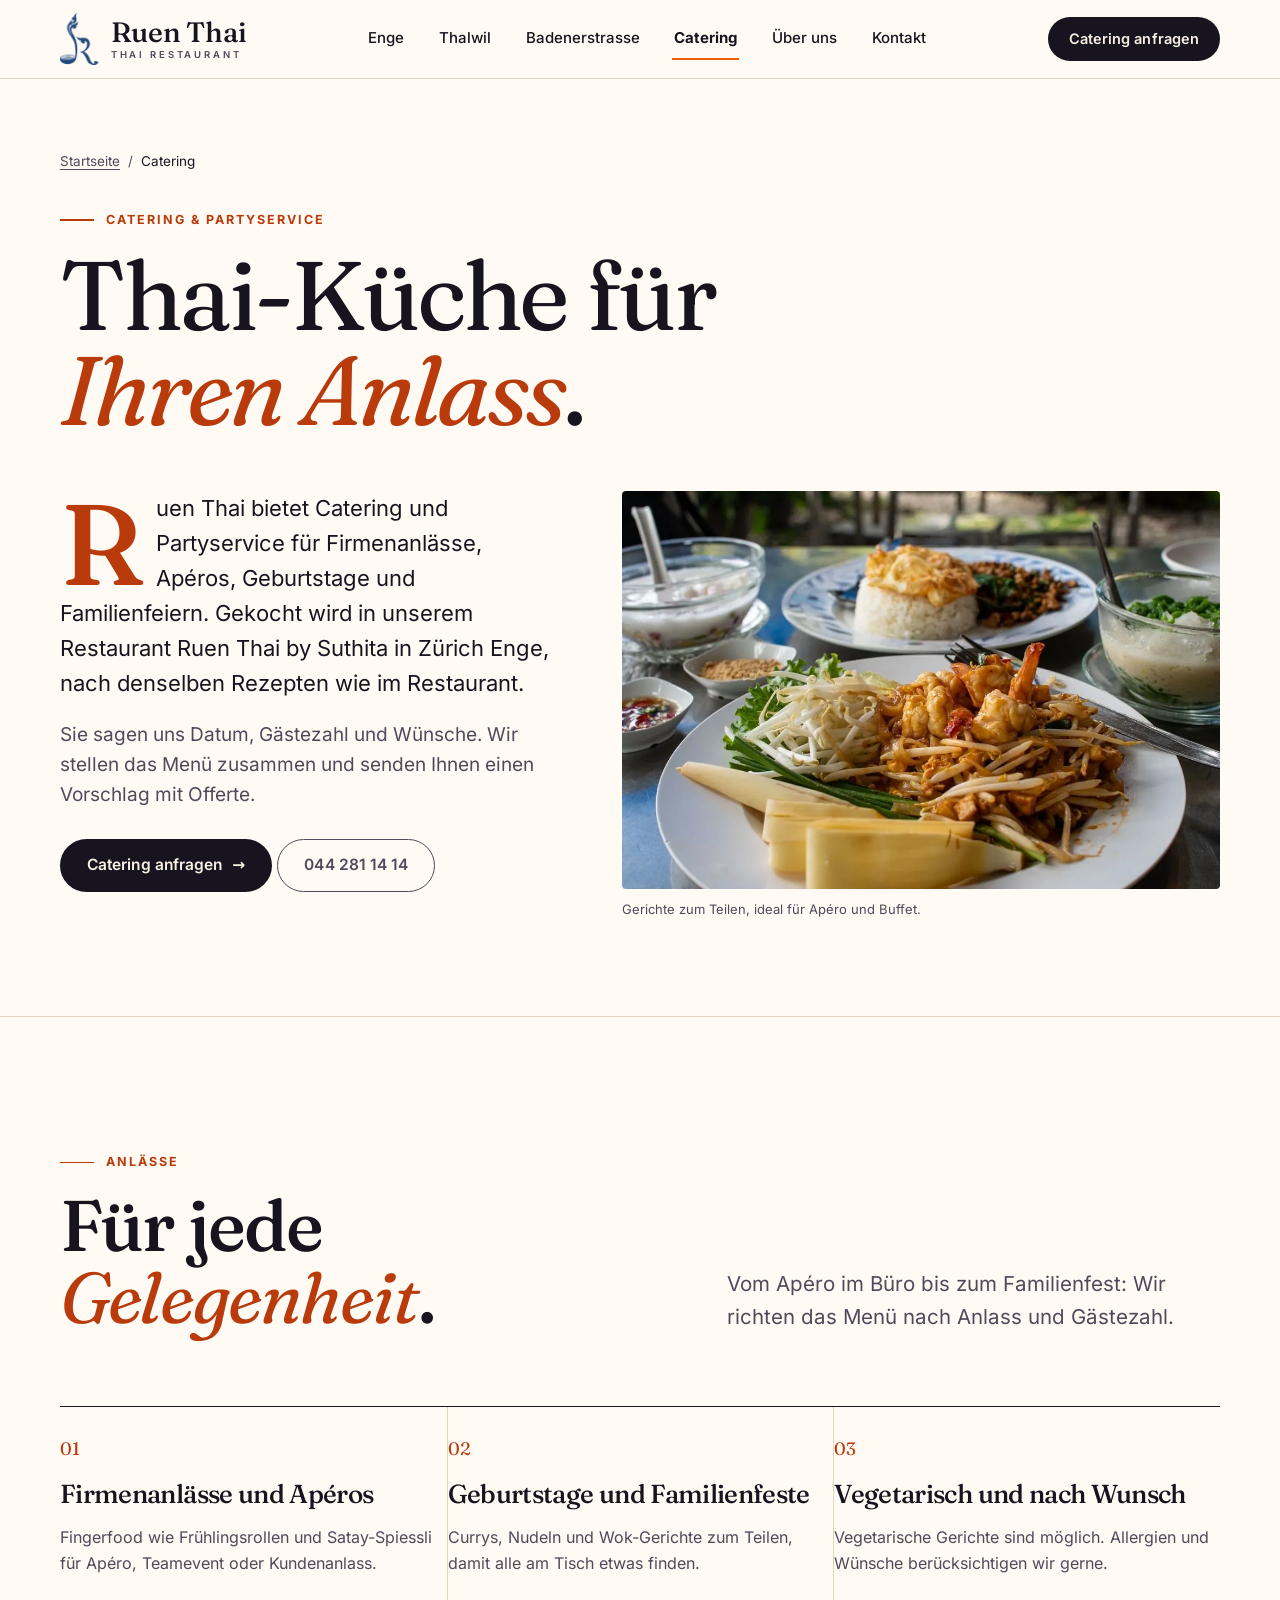
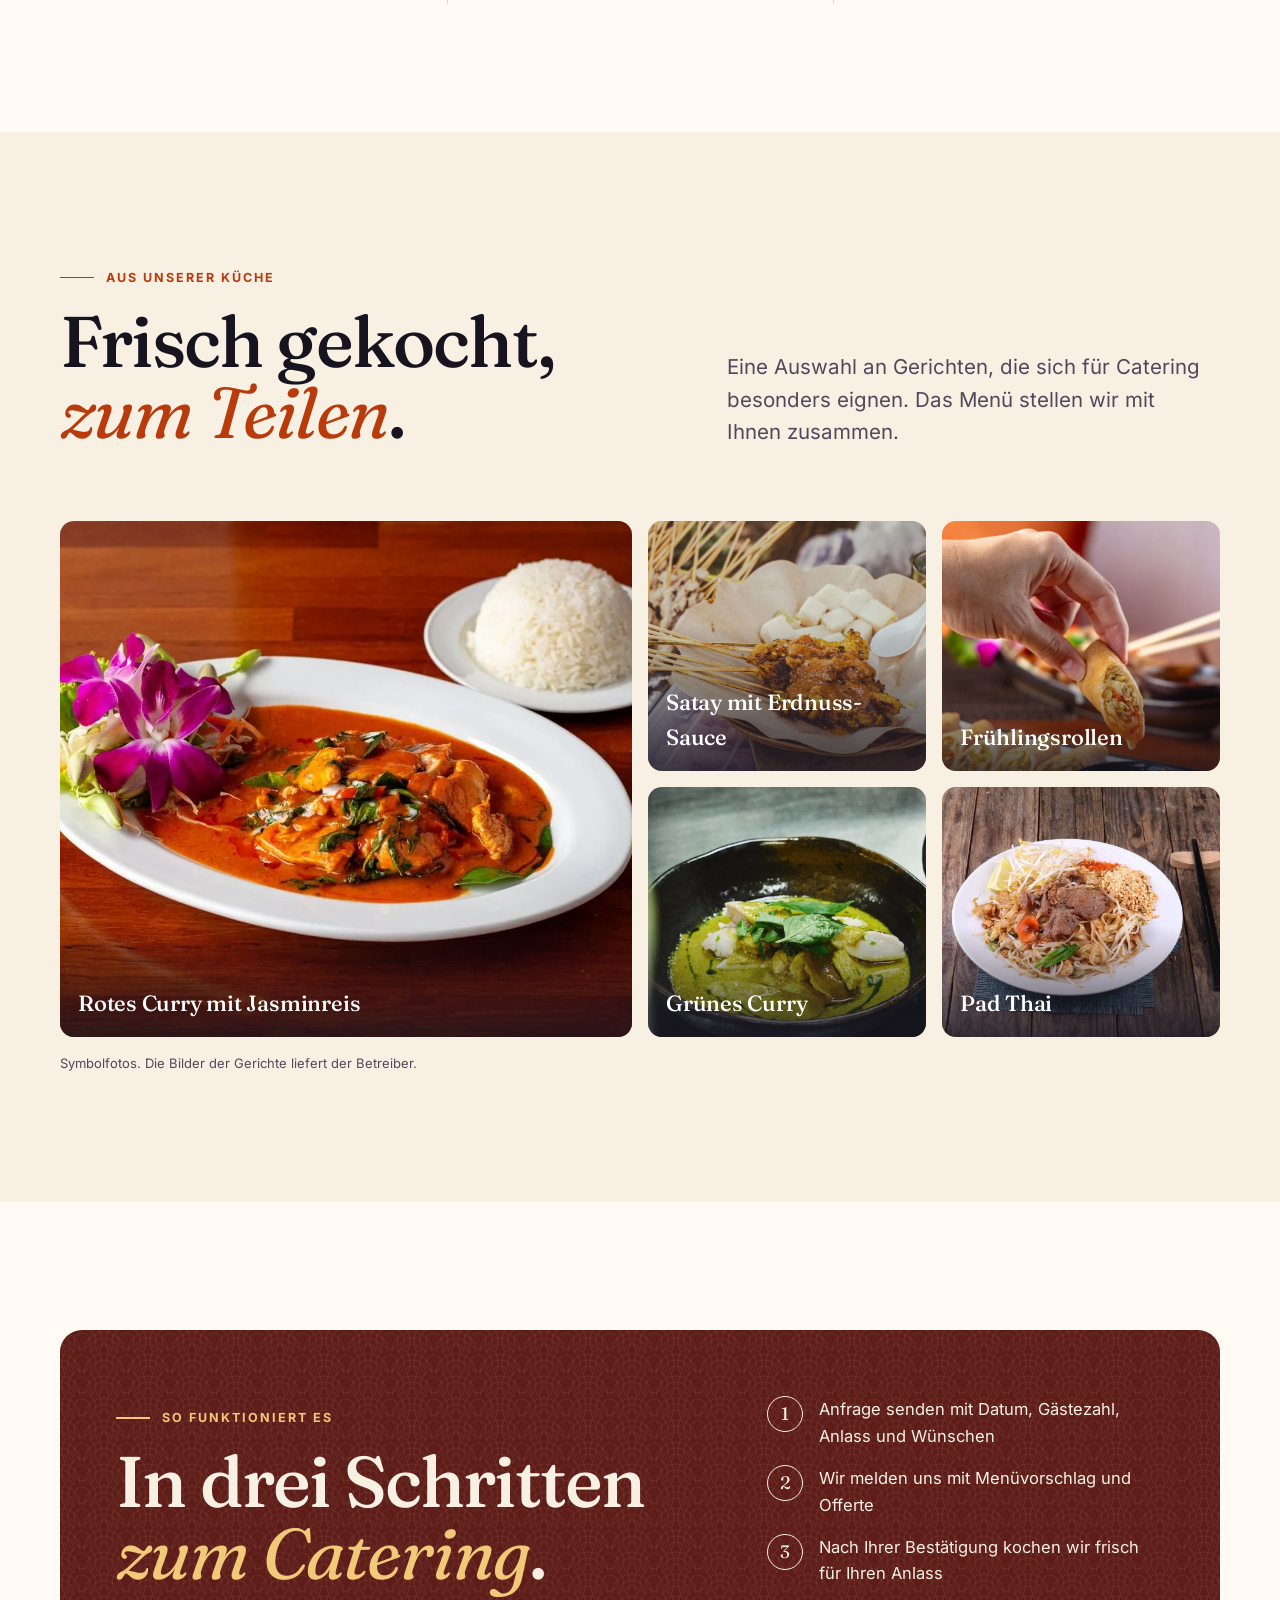
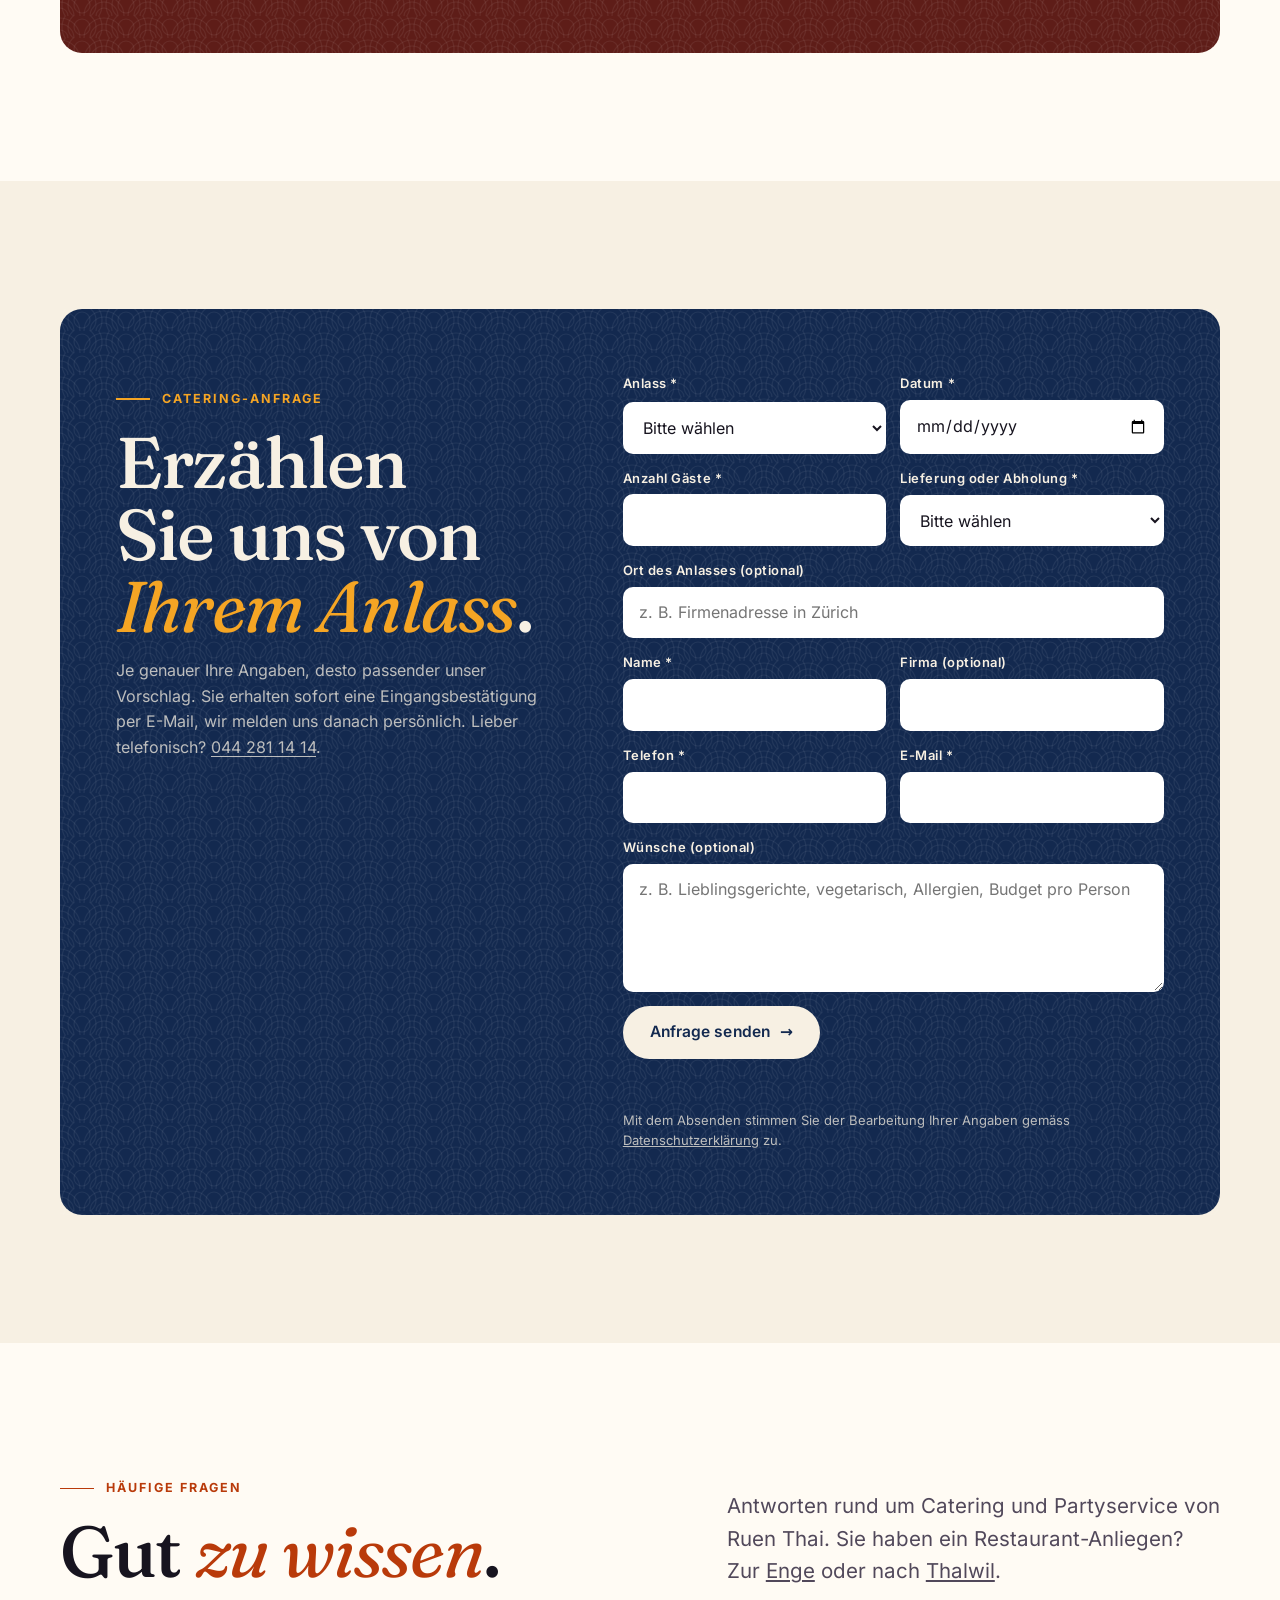
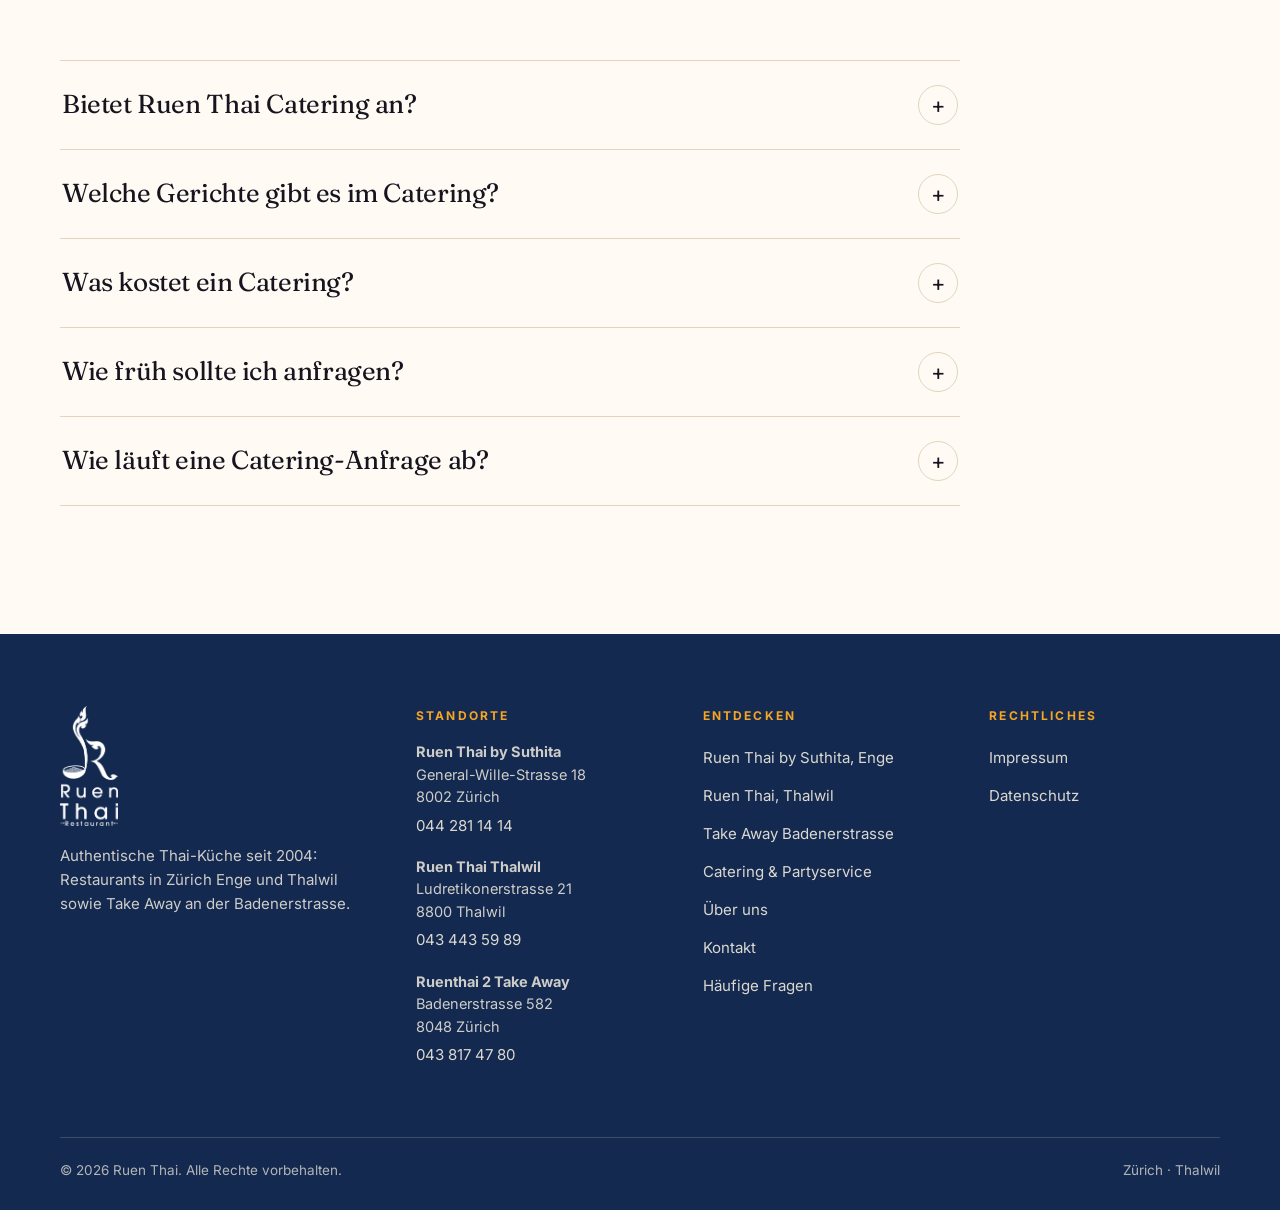
<file: catering.html>
<!DOCTYPE html>
<html lang="de-CH">
<head>
<meta charset="UTF-8">
<meta name="viewport" content="width=device-width, initial-scale=1.0">
<title>Thai-Catering Zürich – Partyservice von Ruen Thai</title>
<meta name="description" content="Thai-Catering für Firmenanlässe, Apéros und Feiern in Zürich: frisch gekocht von Ruen Thai in der Enge. Jetzt online anfragen und Menüvorschlag mit Offerte erhalten.">
<meta name="robots" content="noindex, nofollow, noarchive, nosnippet">
<link rel="canonical" href="https://ruenthairestaurant.ch/catering">
<meta name="theme-color" content="#13294F">
<link rel="icon" href="/favicon.ico" sizes="any">
<link rel="icon" type="image/png" href="/assets/img/favicon.png">
<link rel="apple-touch-icon" href="/apple-touch-icon.png">
<meta property="og:type" content="website">
<meta property="og:site_name" content="Ruen Thai">
<meta property="og:locale" content="de_CH">
<meta property="og:title" content="Thai-Catering Zürich – Partyservice von Ruen Thai">
<meta property="og:description" content="Thai-Catering für Firmenanlässe, Apéros und Feiern in Zürich: frisch gekocht von Ruen Thai in der Enge. Jetzt online anfragen und Menüvorschlag mit Offerte erhalten.">
<meta property="og:url" content="https://ruenthairestaurant.ch/catering">
<meta property="og:image" content="https://ruenthairestaurant.ch/assets/img/og-image.jpg">
<meta property="og:image:width" content="1200">
<meta property="og:image:height" content="630">
<meta name="twitter:card" content="summary_large_image">
<meta name="twitter:title" content="Thai-Catering Zürich – Partyservice von Ruen Thai">
<meta name="twitter:description" content="Thai-Catering für Firmenanlässe, Apéros und Feiern in Zürich: frisch gekocht von Ruen Thai in der Enge. Jetzt online anfragen und Menüvorschlag mit Offerte erhalten.">
<meta name="twitter:image" content="https://ruenthairestaurant.ch/assets/img/og-image.jpg">
<link rel="preload" href="/assets/fonts/fraunces.woff2" as="font" type="font/woff2" crossorigin>
<link rel="preload" href="/assets/fonts/inter.woff2" as="font" type="font/woff2" crossorigin>
<link rel="stylesheet" href="/assets/css/style.css?v=2026-10-15">
<script>document.documentElement.classList.add('js')</script>
<script type="application/ld+json">{"@context":"https://schema.org","@graph":[{"@type":"Organization","@id":"https://ruenthairestaurant.ch/#organization","name":"Ruen Thai","url":"https://ruenthairestaurant.ch/","logo":"https://ruenthairestaurant.ch/assets/img/logo-full.png","foundingDate":"2004","areaServed":[{"@type":"City","name":"Zürich"},{"@type":"City","name":"Thalwil"}],"subOrganization":[{"@id":"https://ruenthairestaurant.ch/enge#restaurant"},{"@id":"https://ruenthairestaurant.ch/thalwil#restaurant"},{"@id":"https://ruenthairestaurant.ch/badenerstrasse#restaurant"}]},{"@type":"Service","@id":"https://ruenthairestaurant.ch/catering#service","name":"Thai-Catering und Partyservice","serviceType":"Catering","url":"https://ruenthairestaurant.ch/catering","description":"Thai-Catering und Partyservice von Ruen Thai für Firmenanlässe, Apéros, Geburtstage und Familienfeiern, gekocht im Restaurant Ruen Thai by Suthita in Zürich Enge.","provider":{"@id":"https://ruenthairestaurant.ch/enge#restaurant"},"brand":{"@id":"https://ruenthairestaurant.ch/#organization"},"areaServed":{"@type":"City","name":"Zürich"}},{"@type":"Restaurant","@id":"https://ruenthairestaurant.ch/enge#restaurant","name":"Ruen Thai by Suthita","url":"https://ruenthairestaurant.ch/enge","image":"https://ruenthairestaurant.ch/assets/img/loc-enge.webp","telephone":"+41442811414","servesCuisine":"Thai","priceRange":"CHF 30–40","address":{"@type":"PostalAddress","streetAddress":"General-Wille-Strasse 18","postalCode":"8002","addressLocality":"Zürich","addressCountry":"CH"},"areaServed":"Zürich Enge","openingHoursSpecification":[{"@type":"OpeningHoursSpecification","dayOfWeek":"Monday","opens":"11:00","closes":"17:00"},{"@type":"OpeningHoursSpecification","dayOfWeek":"Monday","opens":"18:00","closes":"22:30"},{"@type":"OpeningHoursSpecification","dayOfWeek":"Tuesday","opens":"11:00","closes":"17:00"},{"@type":"OpeningHoursSpecification","dayOfWeek":"Tuesday","opens":"18:00","closes":"22:30"},{"@type":"OpeningHoursSpecification","dayOfWeek":"Wednesday","opens":"11:00","closes":"17:00"},{"@type":"OpeningHoursSpecification","dayOfWeek":"Wednesday","opens":"18:00","closes":"22:30"},{"@type":"OpeningHoursSpecification","dayOfWeek":"Thursday","opens":"11:00","closes":"17:00"},{"@type":"OpeningHoursSpecification","dayOfWeek":"Thursday","opens":"18:00","closes":"22:30"},{"@type":"OpeningHoursSpecification","dayOfWeek":"Friday","opens":"11:00","closes":"17:00"},{"@type":"OpeningHoursSpecification","dayOfWeek":"Friday","opens":"18:00","closes":"22:30"},{"@type":"OpeningHoursSpecification","dayOfWeek":"Saturday","opens":"18:00","closes":"22:30"}],"parentOrganization":{"@id":"https://ruenthairestaurant.ch/#organization"},"acceptsReservations":true},{"@type":"BreadcrumbList","itemListElement":[{"@type":"ListItem","position":1,"name":"Startseite","item":"https://ruenthairestaurant.ch/"},{"@type":"ListItem","position":2,"name":"Catering","item":"https://ruenthairestaurant.ch/catering"}]},{"@type":"FAQPage","mainEntity":[{"@type":"Question","name":"Bietet Ruen Thai Catering an?","acceptedAnswer":{"@type":"Answer","text":"Ja. Ruen Thai bietet Catering und Partyservice für Firmenanlässe, Apéros, Geburtstage und Familienfeiern. Gekocht wird in unserem Restaurant Ruen Thai by Suthita in Zürich Enge."}},{"@type":"Question","name":"Welche Gerichte gibt es im Catering?","acceptedAnswer":{"@type":"Answer","text":"Wir stellen das Menü aus unserer Küche nach Ihren Wünschen zusammen, zum Beispiel Frühlingsrollen, Satay-Spiessli mit Erdnuss-Sauce, Currys mit Jasminreis oder Pad Thai. Vegetarische Gerichte sind möglich. Allergien berücksichtigen wir gerne, bitte geben Sie diese in der Anfrage an."}},{"@type":"Question","name":"Was kostet ein Catering?","acceptedAnswer":{"@type":"Answer","text":"Der Preis hängt von Gästezahl, Menü und Service ab. Nach Ihrer Anfrage erhalten Sie einen Menüvorschlag mit Offerte."}},{"@type":"Question","name":"Wie früh sollte ich anfragen?","acceptedAnswer":{"@type":"Answer","text":"So früh wie möglich, besonders bei grösseren Gruppen und an Wochenenden. Für kurzfristige Anlässe rufen Sie uns am besten direkt an: 044 281 14 14."}},{"@type":"Question","name":"Wie läuft eine Catering-Anfrage ab?","acceptedAnswer":{"@type":"Answer","text":"Sie senden uns Datum, Gästezahl, Anlass und Ihre Wünsche über das Formular oder per Telefon. Wir melden uns mit einem Menüvorschlag und einer Offerte. Nach Ihrer Bestätigung kochen wir frisch für Ihren Anlass."}}]}]}</script></head>
<body>
<a class="skip-link" href="#main">Zum Inhalt springen</a>
<header class="site-header">
  <div class="container site-header__inner">
    <a class="brand" href="/" aria-label="Ruen Thai – Startseite">
      <img src="/assets/img/logo-icon.png" width="39" height="52" alt="">
      <span class="brand__word">Ruen Thai<small>Thai Restaurant</small></span>
    </a>
    <nav class="nav" id="site-nav" aria-label="Hauptnavigation"><a href="/enge">Enge</a><a href="/thalwil">Thalwil</a><a href="/badenerstrasse">Badenerstrasse</a><a href="/catering" aria-current="page">Catering</a><a href="/ueber-uns">Über uns</a><a href="/kontakt">Kontakt</a></nav>
    <div class="header-actions">
      <a class="btn btn--primary btn--sm" href="#anfrage">Catering anfragen</a>
      <button type="button" class="nav-toggle" id="nav-toggle" aria-expanded="false" aria-controls="site-nav" aria-label="Menü öffnen"><span></span><span></span><span></span></button>
    </div>
  </div>
</header>
<main id="main">

<section class="pg-hero">
  <div class="container">
    <nav class="crumbs crumbs--dark" aria-label="Brotkrumen"><a href="/">Startseite</a><span aria-hidden="true">/</span><span aria-current="page">Catering</span></nav>
    <p class="eyebrow">Catering &amp; Partyservice</p>
    <h1 class="pg-hero__title">Thai-Küche für <em>Ihren Anlass</em>.</h1>
    <div class="pg-hero__grid">
      <div class="pg-hero__text">
        <p class="dropcap">Ruen Thai bietet Catering und Partyservice für Firmenanlässe, Apéros, Geburtstage und Familienfeiern. Gekocht wird in unserem Restaurant Ruen Thai by Suthita in Zürich Enge, nach denselben Rezepten wie im Restaurant.</p>
        <p>Sie sagen uns Datum, Gästezahl und Wünsche. Wir stellen das Menü zusammen und senden Ihnen einen Vorschlag mit Offerte.</p>
        <p style="margin-top:28px"><a class="btn btn--primary" href="#anfrage">Catering anfragen <span class="arrow" aria-hidden="true">→</span></a> <a class="btn btn--ghost" href="tel:+41442811414">044 281 14 14</a></p>
      </div>
      <figure class="pg-hero__photo"><img src="/assets/img/dish-teller.webp" width="1100" height="825" alt="Thai-Gerichte zum Teilen für ein Catering" fetchpriority="high"><figcaption>Gerichte zum Teilen, ideal für Apéro und Buffet.</figcaption></figure>
    </div>
  </div>
</section>

<section class="section">
  <div class="container">
    <div class="section-head">
      <div><p class="eyebrow">Anlässe</p><h2 class="h2">Für jede <em>Gelegenheit</em>.</h2></div>
      <p class="lead">Vom Apéro im Büro bis zum Familienfest: Wir richten das Menü nach Anlass und Gästezahl.</p>
    </div>
    <div class="principles">
      <div class="reveal"><span>01</span><h3>Firmenanlässe und Apéros</h3><p>Fingerfood wie Frühlingsrollen und Satay-Spiessli für Apéro, Teamevent oder Kundenanlass.</p></div>
      <div class="reveal"><span>02</span><h3>Geburtstage und Familienfeste</h3><p>Currys, Nudeln und Wok-Gerichte zum Teilen, damit alle am Tisch etwas finden.</p></div>
      <div class="reveal"><span>03</span><h3>Vegetarisch und nach Wunsch</h3><p>Vegetarische Gerichte sind möglich. Allergien und Wünsche berücksichtigen wir gerne.</p></div>
    </div>
  </div>
</section>

<section class="section section--cream">
  <div class="container">
    <div class="section-head">
      <div><p class="eyebrow">Aus unserer Küche</p><h2 class="h2">Frisch gekocht, <em>zum Teilen</em>.</h2></div>
      <p class="lead">Eine Auswahl an Gerichten, die sich für Catering besonders eignen. Das Menü stellen wir mit Ihnen zusammen.</p>
    </div>
    <div class="bento bento--loc"><figure class="reveal"><img src="/assets/img/dish-red-curry.webp" width="1100" height="825" alt="Rotes Thai-Curry mit Poulet und Jasminreis" loading="lazy" decoding="async"><figcaption><b>Rotes Curry mit Jasminreis</b></figcaption></figure><figure class="reveal"><img src="/assets/img/g-enge-satay.webp" width="900" height="675" alt="Gegrillte Satay-Spiesse mit Erdnusssauce" loading="lazy" decoding="async"><figcaption><b>Satay mit Erdnuss-Sauce</b></figcaption></figure><figure class="reveal"><img src="/assets/img/g-enge-fruehlingsrollen.webp" width="900" height="675" alt="Knusprige Frühlingsrollen mit Dip" loading="lazy" decoding="async"><figcaption><b>Frühlingsrollen</b></figcaption></figure><figure class="reveal"><img src="/assets/img/dish-green-curry.webp" width="1100" height="825" alt="Grünes Thai-Curry mit Thai-Basilikum" loading="lazy" decoding="async"><figcaption><b>Grünes Curry</b></figcaption></figure><figure class="reveal"><img src="/assets/img/dish-padthai.webp" width="1100" height="825" alt="Pad Thai mit Sprossen, Erdnüssen und Limette" loading="lazy" decoding="async"><figcaption><b>Pad Thai</b></figcaption></figure></div>
    <p class="photo-note">Symbolfotos. Die Bilder der Gerichte liefert der Betreiber.</p>
  </div>
</section>

<section class="section">
  <div class="container">
    <div class="order theme-lacquer waves reveal">
      <div>
        <p class="eyebrow">So funktioniert es</p>
        <h2 class="h2">In drei Schritten <em>zum Catering</em>.</h2>
      </div>
      <ol class="order__steps">
        <li>Anfrage senden mit Datum, Gästezahl, Anlass und Wünschen</li>
        <li>Wir melden uns mit Menüvorschlag und Offerte</li>
        <li>Nach Ihrer Bestätigung kochen wir frisch für Ihren Anlass</li>
      </ol>
    </div>
  </div>
</section>

<section class="section section--cream" id="anfrage">
  <div class="container">
    <div class="reserve theme-navy waves reveal">
      <div class="reserve__text">
        <p class="eyebrow">Catering-Anfrage</p>
        <h2 class="h2">Erzählen Sie uns von <em>Ihrem Anlass</em>.</h2>
        <p>Je genauer Ihre Angaben, desto passender unser Vorschlag. Sie erhalten sofort eine Eingangsbestätigung per E-Mail, wir melden uns danach persönlich. Lieber telefonisch? <a href="tel:+41442811414">044 281 14 14</a>.</p>
      </div>
      <form class="form" data-reserve-form data-success="Danke! Ihre Catering-Anfrage ist bei uns. Wir melden uns mit einem Vorschlag." action="/anfrage.php" method="post">
        <input type="hidden" name="typ" value="catering">
        <div class="field hp" aria-hidden="true"><label>Webseite<input type="text" name="website" tabindex="-1" autocomplete="off"></label></div>
        <div class="form__row">
          <div class="field"><label for="c-anlass">Anlass *</label>
            <select id="c-anlass" name="anlass" required><option value="" selected disabled>Bitte wählen</option><option>Firmenanlass</option><option>Apéro</option><option>Geburtstag</option><option>Familienfest</option><option>Hochzeit</option><option>Anderer Anlass</option></select></div>
          <div class="field"><label for="c-date">Datum *</label><input id="c-date" name="datum" type="date" required></div>
        </div>
        <div class="form__row">
          <div class="field"><label for="c-gaeste">Anzahl Gäste *</label><input id="c-gaeste" name="gaeste" type="number" min="1" max="2000" inputmode="numeric" required></div>
          <div class="field"><label for="c-service">Lieferung oder Abholung *</label>
            <select id="c-service" name="service" required><option value="" selected disabled>Bitte wählen</option><option>Lieferung</option><option>Abholung in der Enge</option><option>Noch offen</option></select></div>
        </div>
        <div class="field"><label for="c-ort">Ort des Anlasses (optional)</label><input id="c-ort" name="eventort" type="text" autocomplete="street-address" placeholder="z. B. Firmenadresse in Zürich"></div>
        <div class="form__row">
          <div class="field"><label for="c-name">Name *</label><input id="c-name" name="name" type="text" required autocomplete="name"></div>
          <div class="field"><label for="c-firma">Firma (optional)</label><input id="c-firma" name="firma" type="text" autocomplete="organization"></div>
        </div>
        <div class="form__row">
          <div class="field"><label for="c-tel">Telefon *</label><input id="c-tel" name="telefon" type="tel" required autocomplete="tel"></div>
          <div class="field"><label for="c-mail">E-Mail *</label><input id="c-mail" name="email" type="email" required autocomplete="email"></div>
        </div>
        <div class="field"><label for="c-msg">Wünsche (optional)</label><textarea id="c-msg" name="bemerkung" rows="4" placeholder="z. B. Lieblingsgerichte, vegetarisch, Allergien, Budget pro Person"></textarea></div>
        <button class="btn" type="submit">Anfrage senden <span class="arrow" aria-hidden="true">→</span></button>
        <p class="form__status" role="status" aria-live="polite"></p>
        <p class="form__small">Mit dem Absenden stimmen Sie der Bearbeitung Ihrer Angaben gemäss <a href="/datenschutz" style="text-decoration:underline">Datenschutzerklärung</a> zu.</p>
      </form>
    </div>
  </div>
</section>

<section class="section">
  <div class="container">
    <div class="section-head">
      <div><p class="eyebrow">Häufige Fragen</p><h2 class="h2">Gut <em>zu wissen</em>.</h2></div>
      <p class="lead">Antworten rund um Catering und Partyservice von Ruen Thai. Sie haben ein Restaurant-Anliegen? Zur <a href="/enge" style="text-decoration:underline">Enge</a> oder nach <a href="/thalwil" style="text-decoration:underline">Thalwil</a>.</p>
    </div>
    <div class="faq"><details><summary>Bietet Ruen Thai Catering an?</summary><div><p>Ja. Ruen Thai bietet Catering und Partyservice für Firmenanlässe, Apéros, Geburtstage und Familienfeiern. Gekocht wird in unserem Restaurant Ruen Thai by Suthita in Zürich Enge.</p></div></details><details><summary>Welche Gerichte gibt es im Catering?</summary><div><p>Wir stellen das Menü aus unserer Küche nach Ihren Wünschen zusammen, zum Beispiel Frühlingsrollen, Satay-Spiessli mit Erdnuss-Sauce, Currys mit Jasminreis oder Pad Thai. Vegetarische Gerichte sind möglich. Allergien berücksichtigen wir gerne, bitte geben Sie diese in der Anfrage an.</p></div></details><details><summary>Was kostet ein Catering?</summary><div><p>Der Preis hängt von Gästezahl, Menü und Service ab. Nach Ihrer Anfrage erhalten Sie einen Menüvorschlag mit Offerte.</p></div></details><details><summary>Wie früh sollte ich anfragen?</summary><div><p>So früh wie möglich, besonders bei grösseren Gruppen und an Wochenenden. Für kurzfristige Anlässe rufen Sie uns am besten direkt an: 044 281 14 14.</p></div></details><details><summary>Wie läuft eine Catering-Anfrage ab?</summary><div><p>Sie senden uns Datum, Gästezahl, Anlass und Ihre Wünsche über das Formular oder per Telefon. Wir melden uns mit einem Menüvorschlag und einer Offerte. Nach Ihrer Bestätigung kochen wir frisch für Ihren Anlass.</p></div></details></div>
  </div>
</section>

</main>
<footer class="site-footer">
  <div class="container">
    <div class="footer-grid">
      <div class="footer-brand">
        <img src="/assets/img/logo-full-white.png" width="63" height="130" alt="Ruen Thai Restaurant" loading="lazy">
        <p>Authentische Thai-Küche seit 2004: Restaurants in Zürich Enge und Thalwil sowie Take Away an der Badenerstrasse.</p>
      </div>
      <div class="footer-col"><h2>Standorte</h2><address><strong>Ruen Thai by Suthita</strong><br>General-Wille-Strasse 18<br>8002 Zürich<br><a href="tel:+41442811414">044 281 14 14</a></address><address><strong>Ruen Thai Thalwil</strong><br>Ludretikonerstrasse 21<br>8800 Thalwil<br><a href="tel:+41434435989">043 443 59 89</a></address><address><strong>Ruenthai 2 Take Away</strong><br>Badenerstrasse 582<br>8048 Zürich<br><a href="tel:+41438174780">043 817 47 80</a></address></div>
      <div class="footer-col"><h2>Entdecken</h2><ul>
        <li><a href="/enge">Ruen Thai by Suthita, Enge</a></li>
        <li><a href="/thalwil">Ruen Thai, Thalwil</a></li>
        <li><a href="/badenerstrasse">Take Away Badenerstrasse</a></li>
        <li><a href="/catering">Catering &amp; Partyservice</a></li>
        <li><a href="/ueber-uns">Über uns</a></li>
        <li><a href="/kontakt">Kontakt</a></li>
        <li><a href="/#faq">Häufige Fragen</a></li>
      </ul></div>
      <div class="footer-col"><h2>Rechtliches</h2><ul>
        <li><a href="/impressum">Impressum</a></li>
        <li><a href="/datenschutz">Datenschutz</a></li>
      </ul></div>
    </div>
    <div class="footer-base"><span>© 2026 Ruen Thai. Alle Rechte vorbehalten.</span><span>Zürich · Thalwil</span></div>
  </div>
</footer>
<script src="/assets/js/main.js?v=2026-10-15" defer></script>
</body>
</html>
</file>
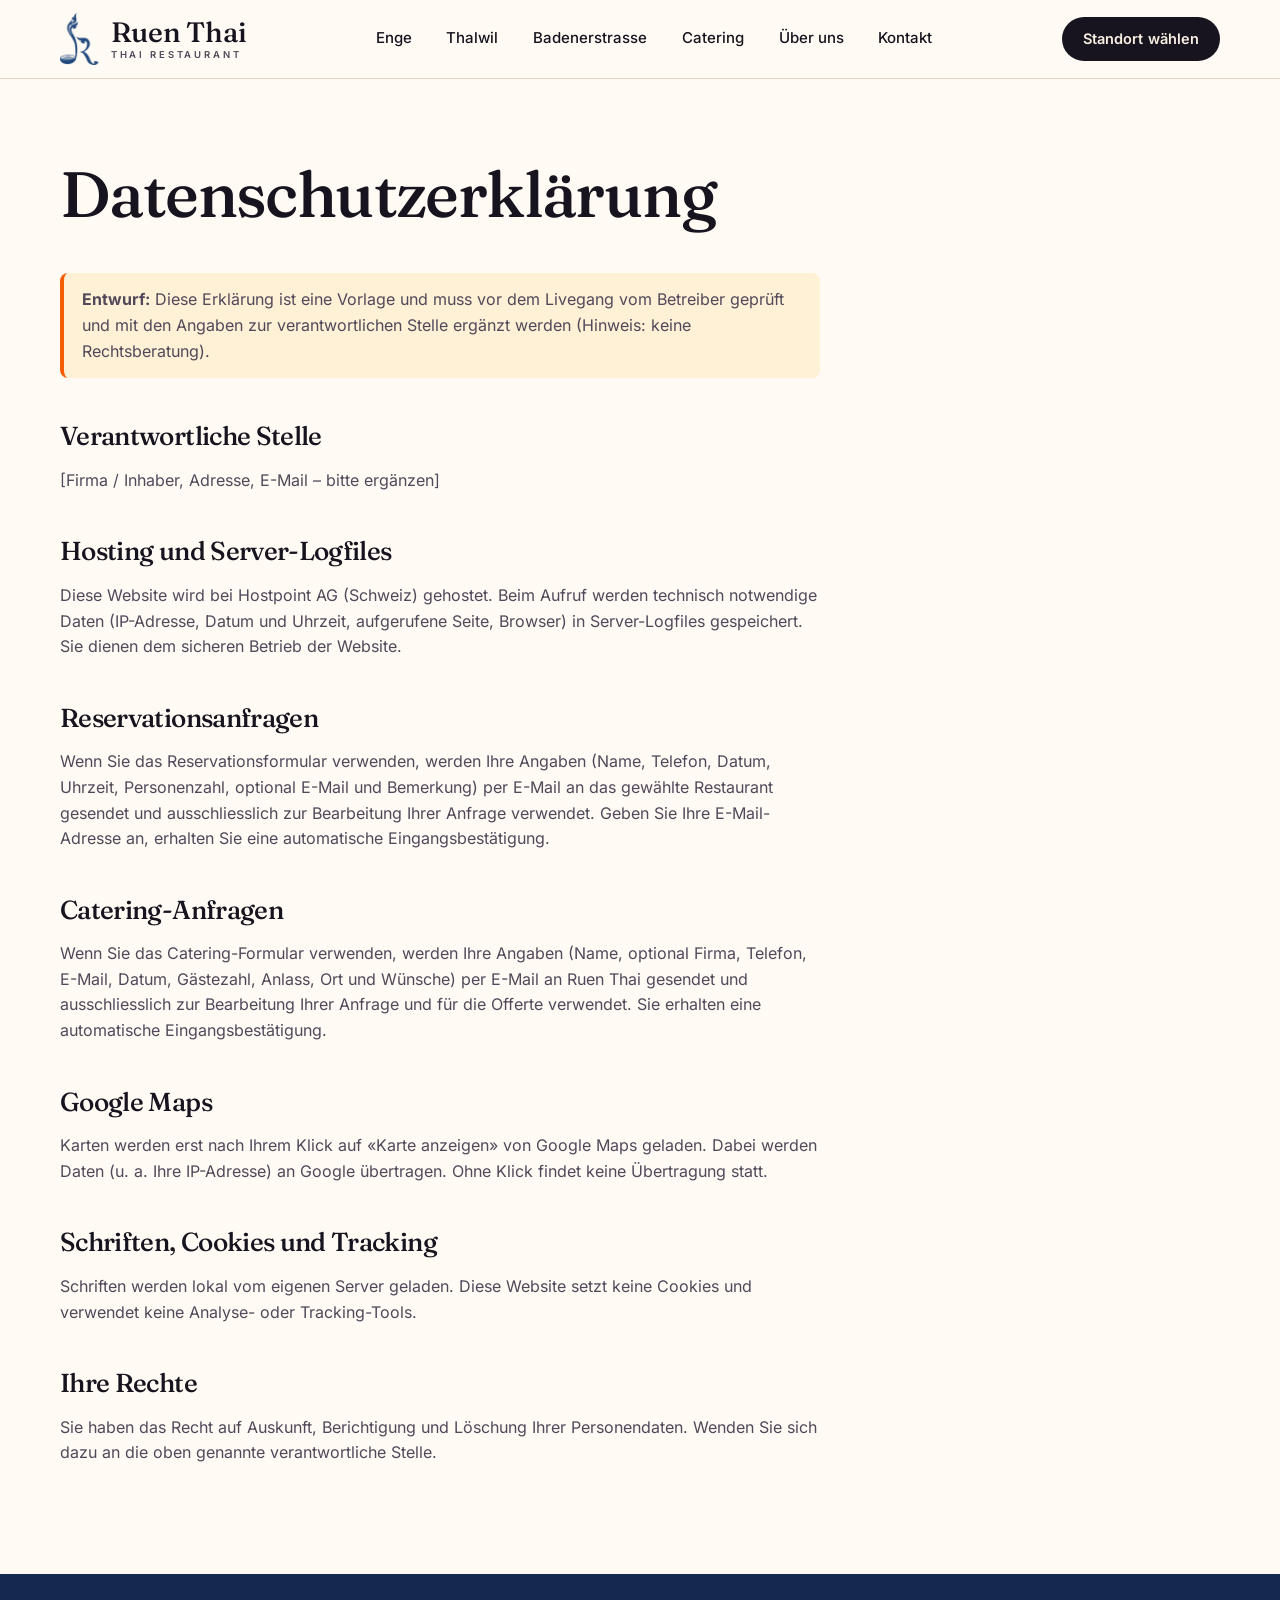
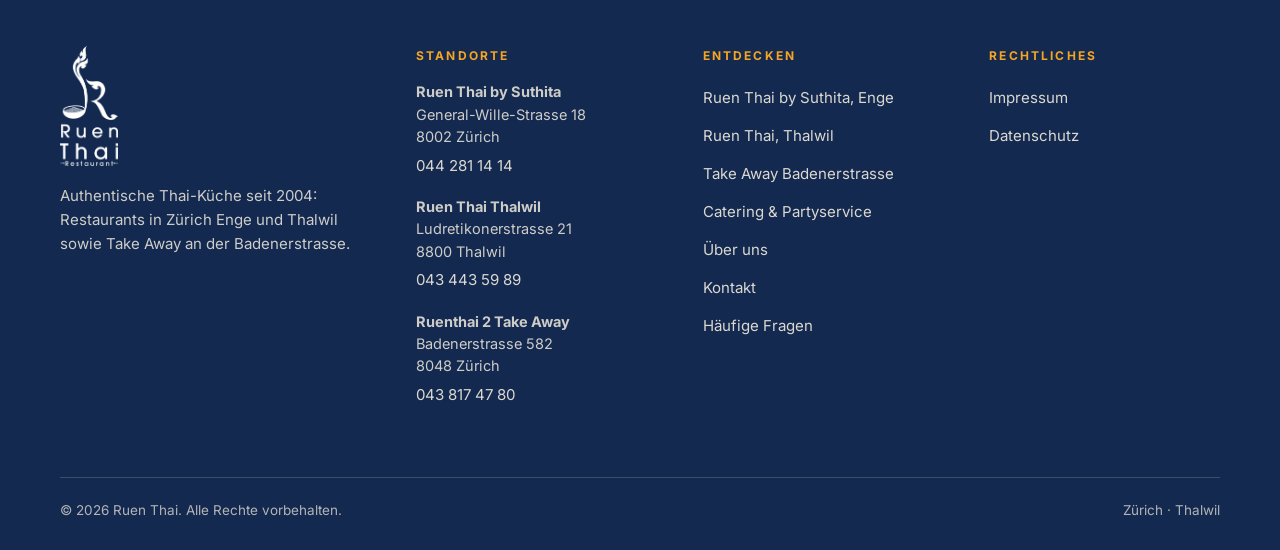
<file: datenschutz.html>
<!DOCTYPE html>
<html lang="de-CH">
<head>
<meta charset="UTF-8">
<meta name="viewport" content="width=device-width, initial-scale=1.0">
<title>Datenschutz – Ruen Thai</title>
<meta name="description" content="Datenschutzerklärung der Website von Ruen Thai: Hosting, Reservationsformular, Google Maps nach Klick, keine Cookies.">
<meta name="robots" content="noindex, nofollow, noarchive, nosnippet">
<link rel="canonical" href="https://ruenthairestaurant.ch/datenschutz">
<meta name="theme-color" content="#13294F">
<link rel="icon" href="/favicon.ico" sizes="any">
<link rel="icon" type="image/png" href="/assets/img/favicon.png">
<link rel="apple-touch-icon" href="/apple-touch-icon.png">
<meta property="og:type" content="website">
<meta property="og:site_name" content="Ruen Thai">
<meta property="og:locale" content="de_CH">
<meta property="og:title" content="Datenschutz – Ruen Thai">
<meta property="og:description" content="Datenschutzerklärung der Website von Ruen Thai: Hosting, Reservationsformular, Google Maps nach Klick, keine Cookies.">
<meta property="og:url" content="https://ruenthairestaurant.ch/datenschutz">
<meta property="og:image" content="https://ruenthairestaurant.ch/assets/img/og-image.jpg">
<meta property="og:image:width" content="1200">
<meta property="og:image:height" content="630">
<meta name="twitter:card" content="summary_large_image">
<meta name="twitter:title" content="Datenschutz – Ruen Thai">
<meta name="twitter:description" content="Datenschutzerklärung der Website von Ruen Thai: Hosting, Reservationsformular, Google Maps nach Klick, keine Cookies.">
<meta name="twitter:image" content="https://ruenthairestaurant.ch/assets/img/og-image.jpg">
<link rel="preload" href="/assets/fonts/fraunces.woff2" as="font" type="font/woff2" crossorigin>
<link rel="preload" href="/assets/fonts/inter.woff2" as="font" type="font/woff2" crossorigin>
<link rel="stylesheet" href="/assets/css/style.css?v=2026-10-15">
<script>document.documentElement.classList.add('js')</script>
</head>
<body>
<a class="skip-link" href="#main">Zum Inhalt springen</a>
<header class="site-header">
  <div class="container site-header__inner">
    <a class="brand" href="/" aria-label="Ruen Thai – Startseite">
      <img src="/assets/img/logo-icon.png" width="39" height="52" alt="">
      <span class="brand__word">Ruen Thai<small>Thai Restaurant</small></span>
    </a>
    <nav class="nav" id="site-nav" aria-label="Hauptnavigation"><a href="/enge">Enge</a><a href="/thalwil">Thalwil</a><a href="/badenerstrasse">Badenerstrasse</a><a href="/catering">Catering</a><a href="/ueber-uns">Über uns</a><a href="/kontakt">Kontakt</a></nav>
    <div class="header-actions">
      <a class="btn btn--primary btn--sm" href="/#standorte">Standort wählen</a>
      <button type="button" class="nav-toggle" id="nav-toggle" aria-expanded="false" aria-controls="site-nav" aria-label="Menü öffnen"><span></span><span></span><span></span></button>
    </div>
  </div>
</header>
<main id="main"><div class="container"><div class="prose">
<h1>Datenschutzerklärung</h1>
<p class="todo"><strong>Entwurf:</strong> Diese Erklärung ist eine Vorlage und muss vor dem Livegang vom Betreiber geprüft und mit den Angaben zur verantwortlichen Stelle ergänzt werden (Hinweis: keine Rechtsberatung).</p>
<h2>Verantwortliche Stelle</h2>
<p>[Firma / Inhaber, Adresse, E-Mail – bitte ergänzen]</p>
<h2>Hosting und Server-Logfiles</h2>
<p>Diese Website wird bei Hostpoint AG (Schweiz) gehostet. Beim Aufruf werden technisch notwendige Daten (IP-Adresse, Datum und Uhrzeit, aufgerufene Seite, Browser) in Server-Logfiles gespeichert. Sie dienen dem sicheren Betrieb der Website.</p>
<h2>Reservationsanfragen</h2>
<p>Wenn Sie das Reservationsformular verwenden, werden Ihre Angaben (Name, Telefon, Datum, Uhrzeit, Personenzahl, optional E-Mail und Bemerkung) per E-Mail an das gewählte Restaurant gesendet und ausschliesslich zur Bearbeitung Ihrer Anfrage verwendet. Geben Sie Ihre E-Mail-Adresse an, erhalten Sie eine automatische Eingangsbestätigung.</p>
<h2>Catering-Anfragen</h2>
<p>Wenn Sie das Catering-Formular verwenden, werden Ihre Angaben (Name, optional Firma, Telefon, E-Mail, Datum, Gästezahl, Anlass, Ort und Wünsche) per E-Mail an Ruen Thai gesendet und ausschliesslich zur Bearbeitung Ihrer Anfrage und für die Offerte verwendet. Sie erhalten eine automatische Eingangsbestätigung.</p>
<h2>Google Maps</h2>
<p>Karten werden erst nach Ihrem Klick auf «Karte anzeigen» von Google Maps geladen. Dabei werden Daten (u. a. Ihre IP-Adresse) an Google übertragen. Ohne Klick findet keine Übertragung statt.</p>
<h2>Schriften, Cookies und Tracking</h2>
<p>Schriften werden lokal vom eigenen Server geladen. Diese Website setzt keine Cookies und verwendet keine Analyse- oder Tracking-Tools.</p>
<h2>Ihre Rechte</h2>
<p>Sie haben das Recht auf Auskunft, Berichtigung und Löschung Ihrer Personendaten. Wenden Sie sich dazu an die oben genannte verantwortliche Stelle.</p>
</div></div></main>
<footer class="site-footer">
  <div class="container">
    <div class="footer-grid">
      <div class="footer-brand">
        <img src="/assets/img/logo-full-white.png" width="63" height="130" alt="Ruen Thai Restaurant" loading="lazy">
        <p>Authentische Thai-Küche seit 2004: Restaurants in Zürich Enge und Thalwil sowie Take Away an der Badenerstrasse.</p>
      </div>
      <div class="footer-col"><h2>Standorte</h2><address><strong>Ruen Thai by Suthita</strong><br>General-Wille-Strasse 18<br>8002 Zürich<br><a href="tel:+41442811414">044 281 14 14</a></address><address><strong>Ruen Thai Thalwil</strong><br>Ludretikonerstrasse 21<br>8800 Thalwil<br><a href="tel:+41434435989">043 443 59 89</a></address><address><strong>Ruenthai 2 Take Away</strong><br>Badenerstrasse 582<br>8048 Zürich<br><a href="tel:+41438174780">043 817 47 80</a></address></div>
      <div class="footer-col"><h2>Entdecken</h2><ul>
        <li><a href="/enge">Ruen Thai by Suthita, Enge</a></li>
        <li><a href="/thalwil">Ruen Thai, Thalwil</a></li>
        <li><a href="/badenerstrasse">Take Away Badenerstrasse</a></li>
        <li><a href="/catering">Catering &amp; Partyservice</a></li>
        <li><a href="/ueber-uns">Über uns</a></li>
        <li><a href="/kontakt">Kontakt</a></li>
        <li><a href="/#faq">Häufige Fragen</a></li>
      </ul></div>
      <div class="footer-col"><h2>Rechtliches</h2><ul>
        <li><a href="/impressum">Impressum</a></li>
        <li><a href="/datenschutz">Datenschutz</a></li>
      </ul></div>
    </div>
    <div class="footer-base"><span>© 2026 Ruen Thai. Alle Rechte vorbehalten.</span><span>Zürich · Thalwil</span></div>
  </div>
</footer>
<script src="/assets/js/main.js?v=2026-10-15" defer></script>
</body>
</html>
</file>
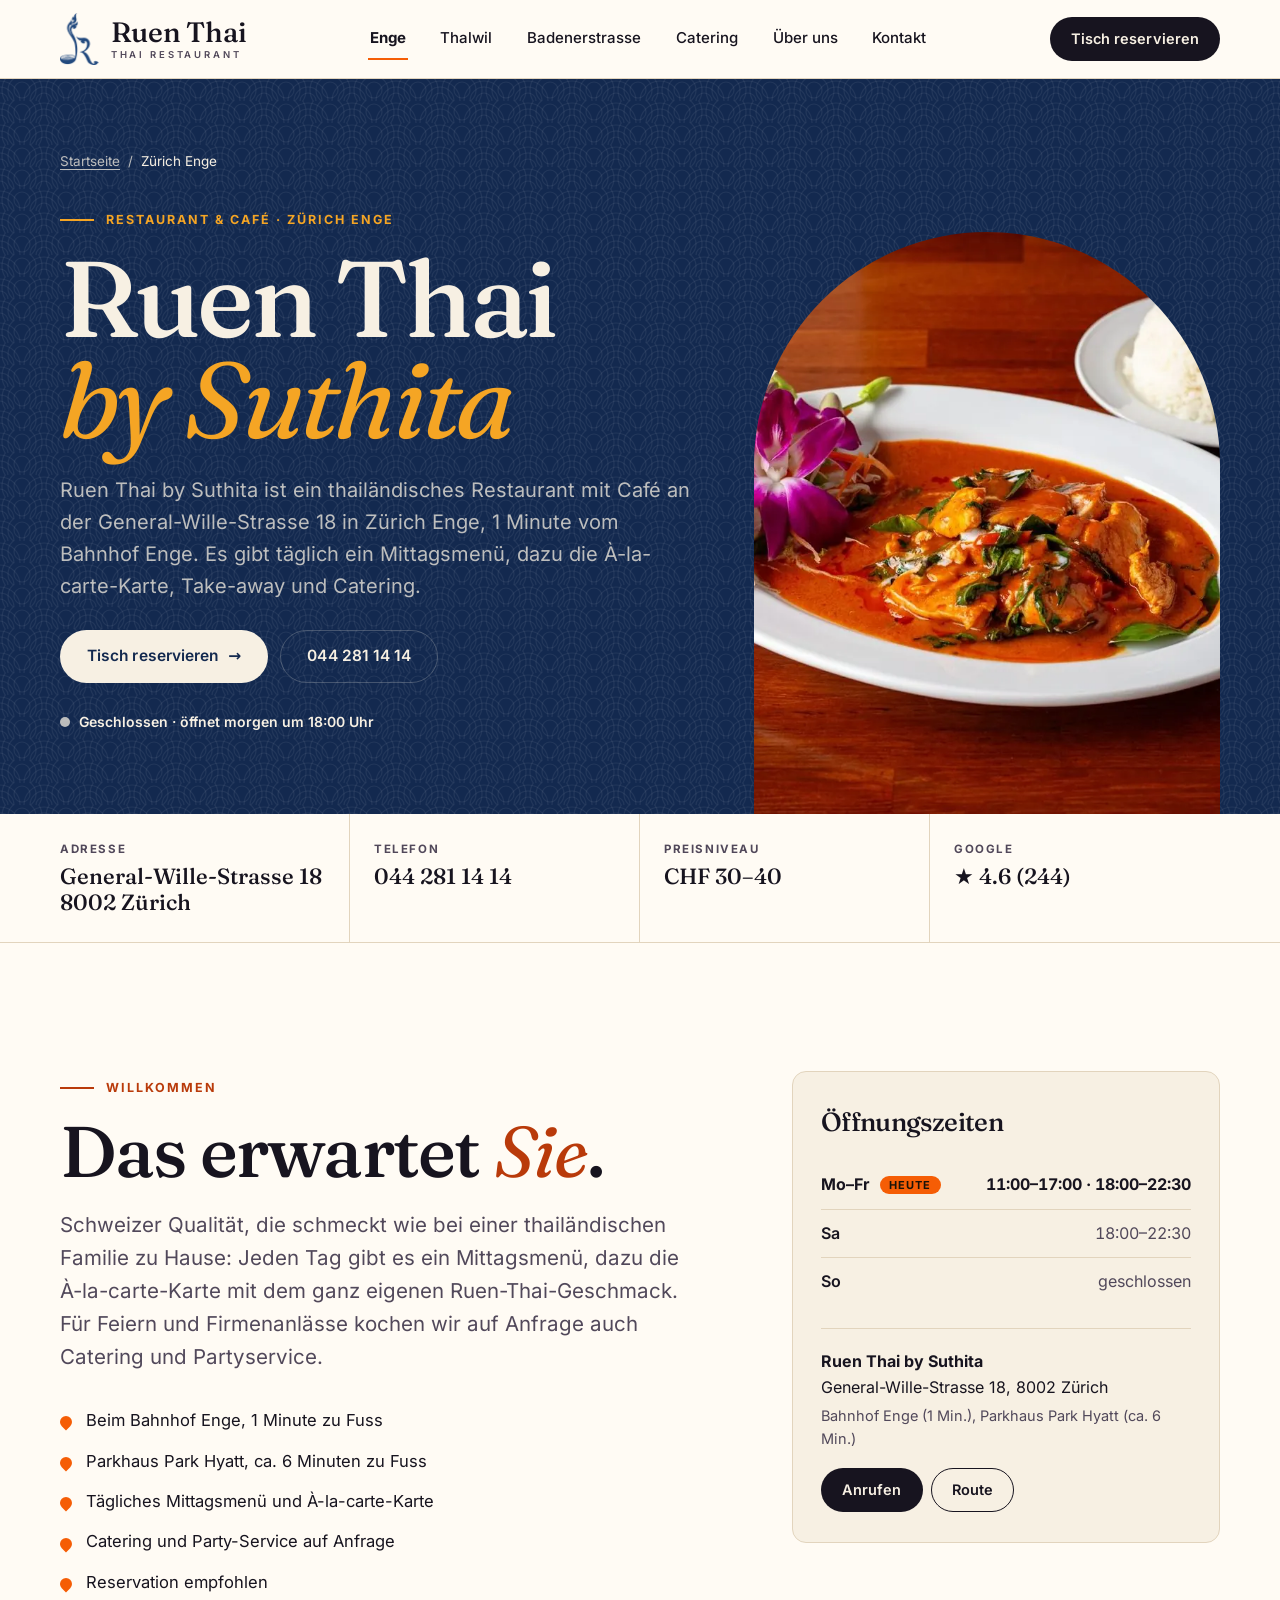
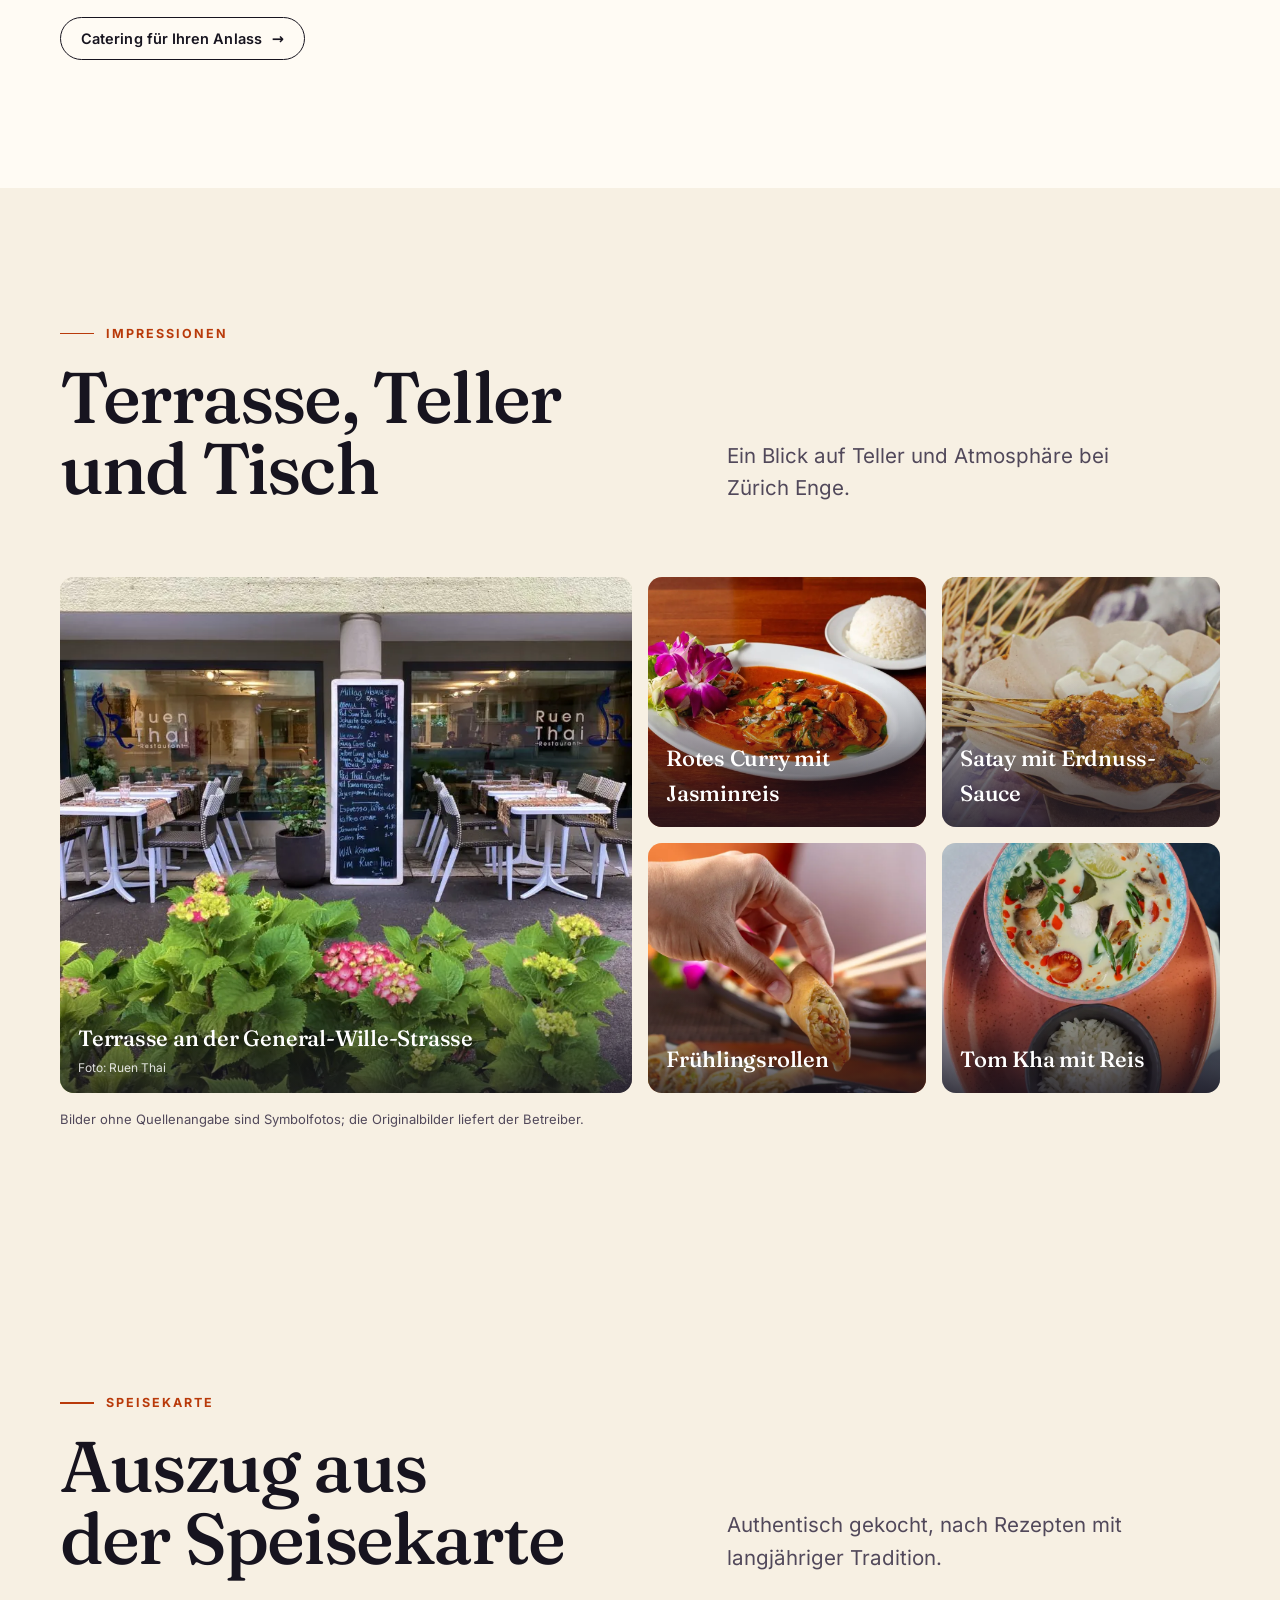
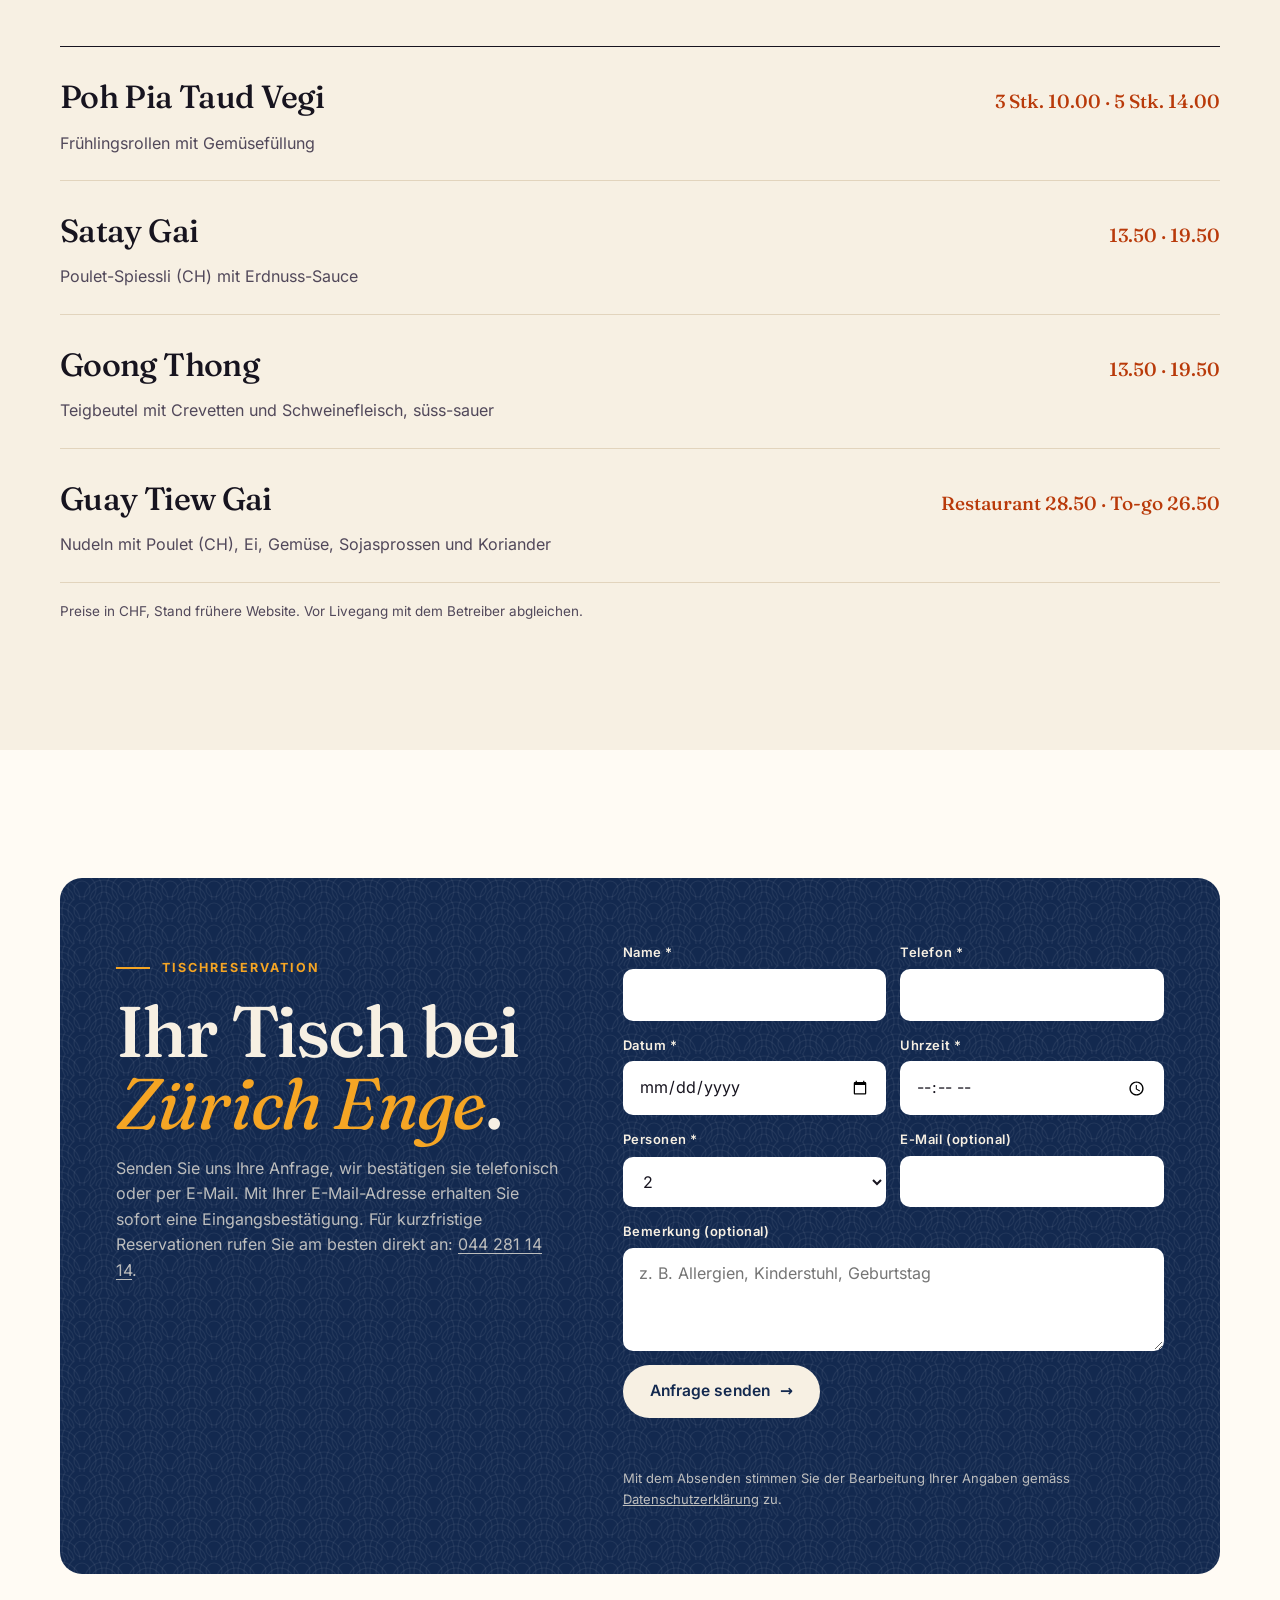
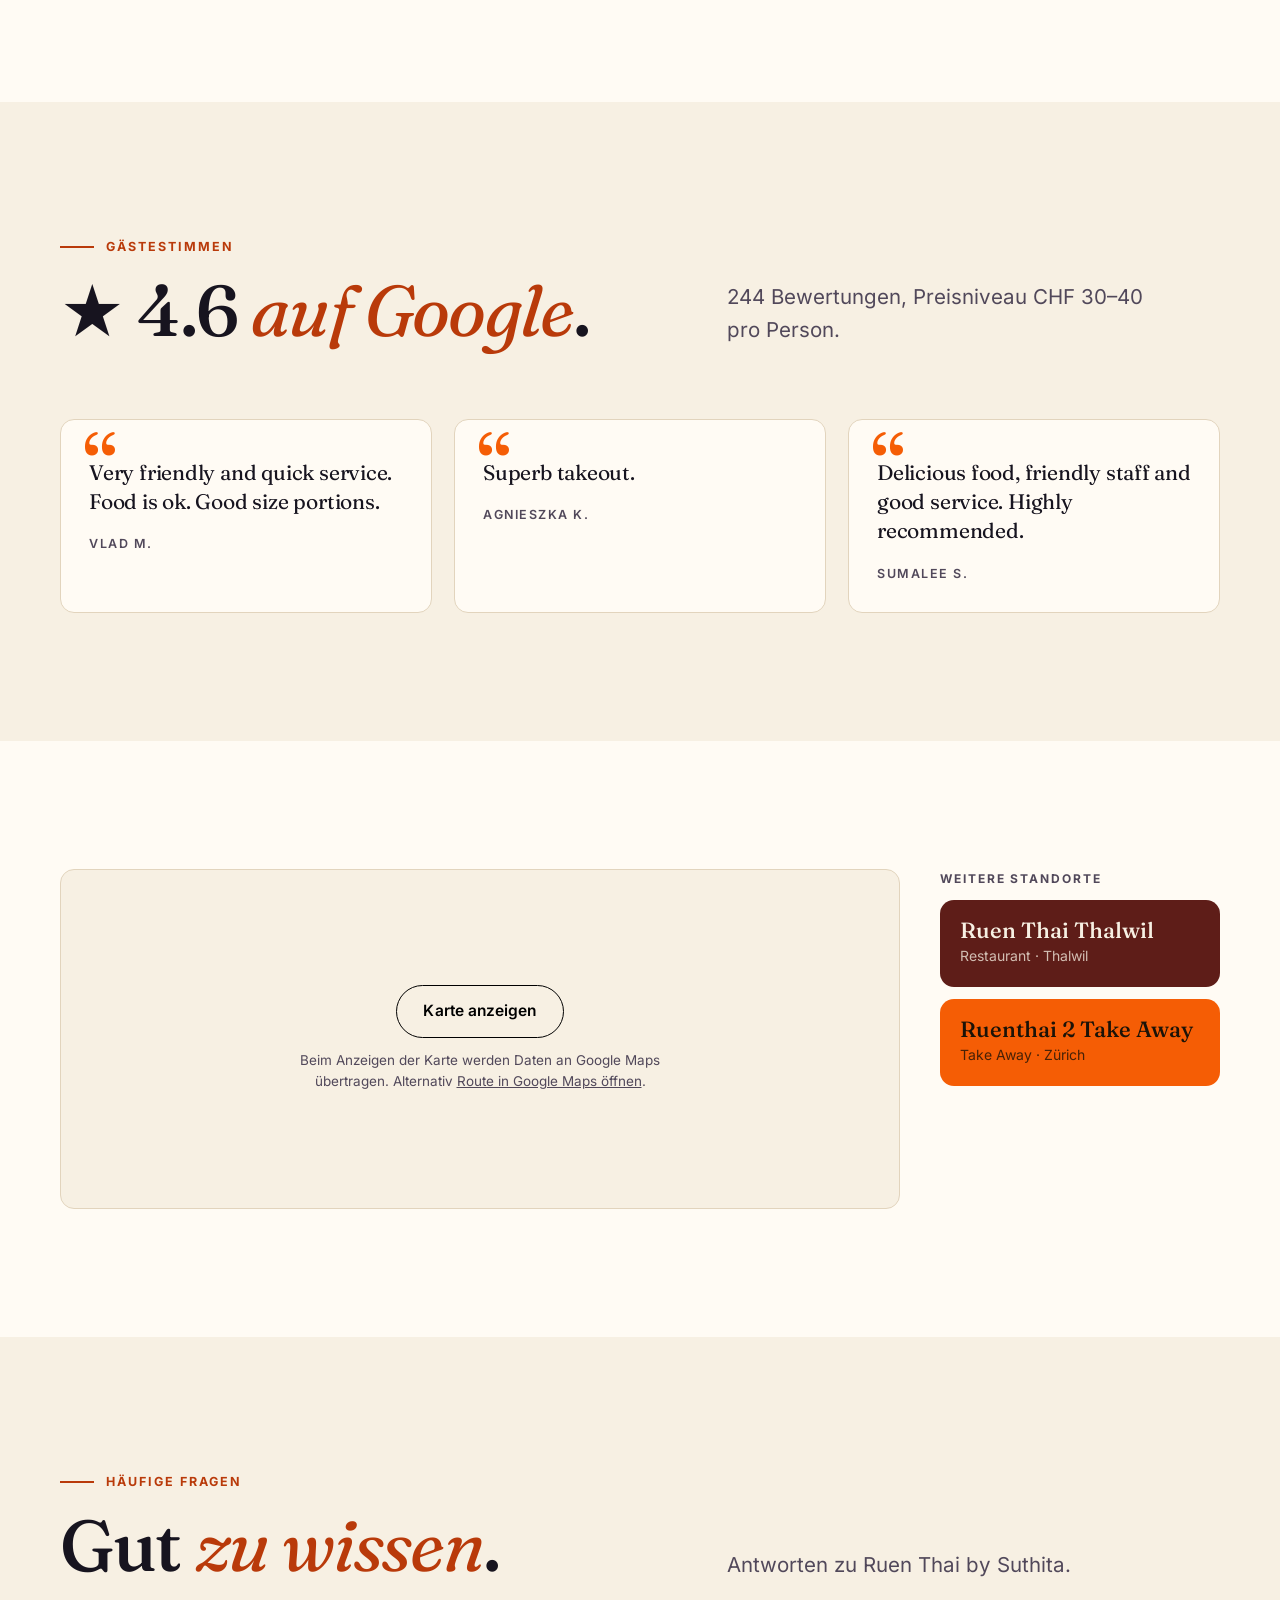
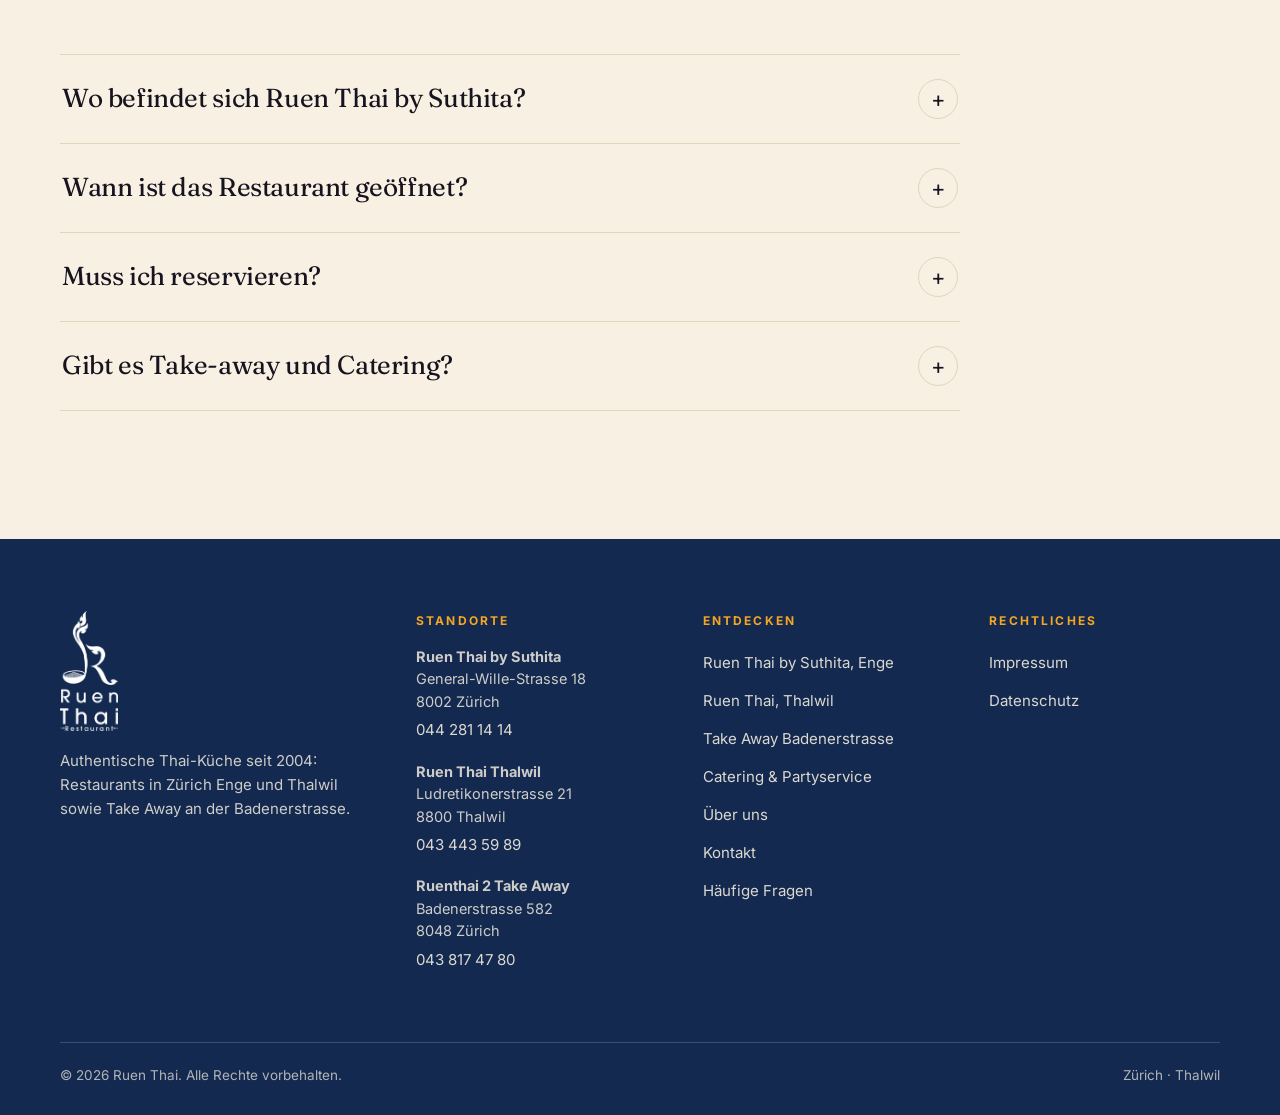
<file: enge.html>
<!DOCTYPE html>
<html lang="de-CH">
<head>
<meta charset="UTF-8">
<meta name="viewport" content="width=device-width, initial-scale=1.0">
<title>Thai Restaurant Zürich Enge – Ruen Thai by Suthita</title>
<meta name="description" content="Authentische Thai-Küche beim Bahnhof Enge: Mittagsmenü, À-la-carte, Take-away und Catering. Öffnungszeiten, Speisekarte und Tischreservation.">
<meta name="robots" content="noindex, nofollow, noarchive, nosnippet">
<link rel="canonical" href="https://ruenthairestaurant.ch/enge">
<meta name="theme-color" content="#13294F">
<link rel="icon" href="/favicon.ico" sizes="any">
<link rel="icon" type="image/png" href="/assets/img/favicon.png">
<link rel="apple-touch-icon" href="/apple-touch-icon.png">
<meta property="og:type" content="website">
<meta property="og:site_name" content="Ruen Thai">
<meta property="og:locale" content="de_CH">
<meta property="og:title" content="Thai Restaurant Zürich Enge – Ruen Thai by Suthita">
<meta property="og:description" content="Authentische Thai-Küche beim Bahnhof Enge: Mittagsmenü, À-la-carte, Take-away und Catering. Öffnungszeiten, Speisekarte und Tischreservation.">
<meta property="og:url" content="https://ruenthairestaurant.ch/enge">
<meta property="og:image" content="https://ruenthairestaurant.ch/assets/img/og-image.jpg">
<meta property="og:image:width" content="1200">
<meta property="og:image:height" content="630">
<meta name="twitter:card" content="summary_large_image">
<meta name="twitter:title" content="Thai Restaurant Zürich Enge – Ruen Thai by Suthita">
<meta name="twitter:description" content="Authentische Thai-Küche beim Bahnhof Enge: Mittagsmenü, À-la-carte, Take-away und Catering. Öffnungszeiten, Speisekarte und Tischreservation.">
<meta name="twitter:image" content="https://ruenthairestaurant.ch/assets/img/og-image.jpg">
<link rel="preload" href="/assets/fonts/fraunces.woff2" as="font" type="font/woff2" crossorigin>
<link rel="preload" href="/assets/fonts/inter.woff2" as="font" type="font/woff2" crossorigin>
<link rel="stylesheet" href="/assets/css/style.css?v=2026-10-15">
<script>document.documentElement.classList.add('js')</script>
<script type="application/ld+json">{"@context":"https://schema.org","@graph":[{"@type":"Organization","@id":"https://ruenthairestaurant.ch/#organization","name":"Ruen Thai","url":"https://ruenthairestaurant.ch/","logo":"https://ruenthairestaurant.ch/assets/img/logo-full.png","foundingDate":"2004","areaServed":[{"@type":"City","name":"Zürich"},{"@type":"City","name":"Thalwil"}],"subOrganization":[{"@id":"https://ruenthairestaurant.ch/enge#restaurant"},{"@id":"https://ruenthairestaurant.ch/thalwil#restaurant"},{"@id":"https://ruenthairestaurant.ch/badenerstrasse#restaurant"}]},{"@type":"Restaurant","@id":"https://ruenthairestaurant.ch/enge#restaurant","name":"Ruen Thai by Suthita","url":"https://ruenthairestaurant.ch/enge","image":"https://ruenthairestaurant.ch/assets/img/loc-enge.webp","telephone":"+41442811414","servesCuisine":"Thai","priceRange":"CHF 30–40","address":{"@type":"PostalAddress","streetAddress":"General-Wille-Strasse 18","postalCode":"8002","addressLocality":"Zürich","addressCountry":"CH"},"areaServed":"Zürich Enge","openingHoursSpecification":[{"@type":"OpeningHoursSpecification","dayOfWeek":"Monday","opens":"11:00","closes":"17:00"},{"@type":"OpeningHoursSpecification","dayOfWeek":"Monday","opens":"18:00","closes":"22:30"},{"@type":"OpeningHoursSpecification","dayOfWeek":"Tuesday","opens":"11:00","closes":"17:00"},{"@type":"OpeningHoursSpecification","dayOfWeek":"Tuesday","opens":"18:00","closes":"22:30"},{"@type":"OpeningHoursSpecification","dayOfWeek":"Wednesday","opens":"11:00","closes":"17:00"},{"@type":"OpeningHoursSpecification","dayOfWeek":"Wednesday","opens":"18:00","closes":"22:30"},{"@type":"OpeningHoursSpecification","dayOfWeek":"Thursday","opens":"11:00","closes":"17:00"},{"@type":"OpeningHoursSpecification","dayOfWeek":"Thursday","opens":"18:00","closes":"22:30"},{"@type":"OpeningHoursSpecification","dayOfWeek":"Friday","opens":"11:00","closes":"17:00"},{"@type":"OpeningHoursSpecification","dayOfWeek":"Friday","opens":"18:00","closes":"22:30"},{"@type":"OpeningHoursSpecification","dayOfWeek":"Saturday","opens":"18:00","closes":"22:30"}],"parentOrganization":{"@id":"https://ruenthairestaurant.ch/#organization"},"acceptsReservations":true},{"@type":"BreadcrumbList","itemListElement":[{"@type":"ListItem","position":1,"name":"Startseite","item":"https://ruenthairestaurant.ch/"},{"@type":"ListItem","position":2,"name":"Ruen Thai by Suthita","item":"https://ruenthairestaurant.ch/enge"}]},{"@type":"FAQPage","mainEntity":[{"@type":"Question","name":"Wo befindet sich Ruen Thai by Suthita?","acceptedAnswer":{"@type":"Answer","text":"An der General-Wille-Strasse 18, 8002 Zürich, in der Enge. Der Bahnhof Enge ist 1 Minute zu Fuss entfernt, das Parkhaus Park Hyatt ca. 6 Minuten."}},{"@type":"Question","name":"Wann ist das Restaurant geöffnet?","acceptedAnswer":{"@type":"Answer","text":"Montag bis Freitag von 11:00 bis 17:00 und von 18:00 bis 22:30 Uhr, am Samstag von 18:00 bis 22:30 Uhr. Am Sonntag ist geschlossen."}},{"@type":"Question","name":"Muss ich reservieren?","acceptedAnswer":{"@type":"Answer","text":"Eine Reservation wird empfohlen, besonders am Abend. Sie können online anfragen oder uns unter 044 281 14 14 anrufen."}},{"@type":"Question","name":"Gibt es Take-away und Catering?","acceptedAnswer":{"@type":"Answer","text":"Ja. Die Speisekarte führt eigene To-go-Preise, und für Feiern oder Firmenanlässe kochen wir auf Anfrage Catering und Partyservice. Sagen Sie uns Menüwunsch und Gästezahl."}}]}]}</script></head>
<body class="has-callbar">
<a class="skip-link" href="#main">Zum Inhalt springen</a>
<header class="site-header">
  <div class="container site-header__inner">
    <a class="brand" href="/" aria-label="Ruen Thai – Startseite">
      <img src="/assets/img/logo-icon.png" width="39" height="52" alt="">
      <span class="brand__word">Ruen Thai<small>Thai Restaurant</small></span>
    </a>
    <nav class="nav" id="site-nav" aria-label="Hauptnavigation"><a href="/enge" aria-current="page">Enge</a><a href="/thalwil">Thalwil</a><a href="/badenerstrasse">Badenerstrasse</a><a href="/catering">Catering</a><a href="/ueber-uns">Über uns</a><a href="/kontakt">Kontakt</a></nav>
    <div class="header-actions">
      <a class="btn btn--primary btn--sm" href="#reservation">Tisch reservieren</a>
      <button type="button" class="nav-toggle" id="nav-toggle" aria-expanded="false" aria-controls="site-nav" aria-label="Menü öffnen"><span></span><span></span><span></span></button>
    </div>
  </div>
</header>
<main id="main">

<section class="l-hero theme-navy on-theme waves">
  <div class="container l-hero__grid">
    <div class="l-hero__copy">
      <nav class="crumbs" aria-label="Brotkrumen"><a href="/">Startseite</a><span aria-hidden="true">/</span><span aria-current="page">Zürich Enge</span></nav>
      <p class="eyebrow">Restaurant &amp; Café · Zürich Enge</p>
      <h1 class="display">Ruen Thai <em>by Suthita</em></h1>
      <p class="l-hero__lead">Ruen Thai by Suthita ist ein thailändisches Restaurant mit Café an der General-Wille-Strasse 18 in Zürich Enge, 1 Minute vom Bahnhof Enge. Es gibt täglich ein Mittagsmenü, dazu die À-la-carte-Karte, Take-away und Catering.</p>
      <div class="l-hero__actions"><a class="btn btn--primary" href="#reservation">Tisch reservieren <span class="arrow" aria-hidden="true">→</span></a><a class="btn btn--ghost" href="tel:+41442811414">044 281 14 14</a></div>
      <span class="status" data-hours='{"0":[],"1":[["11:00","17:00"],["18:00","22:30"]],"2":[["11:00","17:00"],["18:00","22:30"]],"3":[["11:00","17:00"],["18:00","22:30"]],"4":[["11:00","17:00"],["18:00","22:30"]],"5":[["11:00","17:00"],["18:00","22:30"]],"6":[["18:00","22:30"]]}'><i></i>Öffnungszeiten siehe unten</span>
    </div>
    <div class="l-hero__photo"><img src="/assets/img/dish-red-curry.webp" width="1100" height="825" alt="Ruen Thai by Suthita: Gericht" fetchpriority="high"></div>
  </div>
</section>

<section class="infobar" aria-label="Auf einen Blick">
  <div class="container infobar__grid">
    <div class="infobar__item"><small>Adresse</small><b>General-Wille-Strasse 18<br>8002 Zürich</b></div>
    <div class="infobar__item"><small>Telefon</small><b><a href="tel:+41442811414">044 281 14 14</a></b></div>
    <div class="infobar__item"><small>Preisniveau</small><b>CHF 30–40</b></div>
    <div class="infobar__item"><small>Google</small><b>★ 4.6 (244)</b></div>
  </div>
</section>

<section class="section">
  <div class="container l-intro">
    <div class="reveal">
      <p class="eyebrow">Willkommen</p>
      <h2 class="h2">Das erwartet <em>Sie</em>.</h2>
      <p class="lead">Schweizer Qualität, die schmeckt wie bei einer thailändischen Familie zu Hause: Jeden Tag gibt es ein Mittagsmenü, dazu die À-la-carte-Karte mit dem ganz eigenen Ruen-Thai-Geschmack. Für Feiern und Firmenanlässe kochen wir auf Anfrage auch Catering und Partyservice.</p>
      <ul class="facts"><li>Beim Bahnhof Enge, 1 Minute zu Fuss</li><li>Parkhaus Park Hyatt, ca. 6 Minuten zu Fuss</li><li>Tägliches Mittagsmenü und À-la-carte-Karte</li><li>Catering und Party-Service auf Anfrage</li><li>Reservation empfohlen</li></ul>
      <p style="margin-top:22px"><a class="btn btn--ghost btn--sm" href="/catering">Catering für Ihren Anlass <span class="arrow" aria-hidden="true">→</span></a></p>
    </div>
    <aside class="hours-card reveal">
      <h2 class="serif">Öffnungszeiten</h2>
      <table class="hours"><caption class="sr-only" style="position:absolute;left:-9999px">Öffnungszeiten Ruen Thai by Suthita</caption><tr data-days="1,2,3,4,5"><th scope="row">Mo–Fr</th><td>11:00–17:00 · 18:00–22:30</td></tr><tr data-days="6"><th scope="row">Sa</th><td>18:00–22:30</td></tr><tr data-days="0"><th scope="row">So</th><td>geschlossen</td></tr></table>
      <address><strong>Ruen Thai by Suthita</strong><br>General-Wille-Strasse 18, 8002 Zürich
        <p>Bahnhof Enge (1 Min.), Parkhaus Park Hyatt (ca. 6 Min.)</p>
        <a class="btn btn--primary btn--sm" href="tel:+41442811414">Anrufen</a><a class="btn btn--ghost btn--sm" href="https://www.google.com/maps/dir/?api=1&destination=General-Wille-Strasse%2018%2C%208002%20Z%C3%BCrich" target="_blank" rel="noopener">Route</a>
      </address>
    </aside>
  </div>
</section>

<section class="section section--cream">
  <div class="container">
    <div class="section-head">
      <div><p class="eyebrow">Impressionen</p><h2 class="h2">Terrasse, Teller und Tisch</h2></div>
      <p class="lead">Ein Blick auf Teller und Atmosphäre bei Zürich Enge.</p>
    </div>
    <div class="bento bento--loc"><figure class="reveal"><img src="/assets/img/g-enge-terrasse.webp" width="1024" height="749" alt="Aussenbereich von Ruen Thai in der Enge mit gedeckten Tischen, Menütafel und Hortensien" loading="lazy" decoding="async"><figcaption><b>Terrasse an der General-Wille-Strasse</b><span>Foto: Ruen Thai</span></figcaption></figure><figure class="reveal"><img src="/assets/img/dish-red-curry.webp" width="1100" height="825" alt="Rotes Thai-Curry mit Poulet auf einem weissen Teller" loading="lazy" decoding="async"><figcaption><b>Rotes Curry mit Jasminreis</b></figcaption></figure><figure class="reveal"><img src="/assets/img/g-enge-satay.webp" width="900" height="675" alt="Gegrillte Satay-Spiesse mit Erdnusssauce" loading="lazy" decoding="async"><figcaption><b>Satay mit Erdnuss-Sauce</b></figcaption></figure><figure class="reveal"><img src="/assets/img/g-enge-fruehlingsrollen.webp" width="900" height="675" alt="Knusprige Frühlingsrollen mit Dip" loading="lazy" decoding="async"><figcaption><b>Frühlingsrollen</b></figcaption></figure><figure class="reveal"><img src="/assets/img/g-enge-tomkha.webp" width="900" height="675" alt="Kokossuppe Tom Kha mit Reis" loading="lazy" decoding="async"><figcaption><b>Tom Kha mit Reis</b></figcaption></figure></div>
    <p class="photo-note">Bilder ohne Quellenangabe sind Symbolfotos; die Originalbilder liefert der Betreiber.</p>
  </div>
</section>

<section class="section section--cream">
  <div class="container">
    <div class="section-head">
      <div><p class="eyebrow">Speisekarte</p><h2 class="h2">Auszug aus der Speisekarte</h2></div>
      <p class="lead">Authentisch gekocht, nach Rezepten mit langjähriger Tradition.</p>
    </div>
    <div class="menu"><div class="menu__item reveal"><h3>Poh Pia Taud Vegi</h3><p>Frühlingsrollen mit Gemüsefüllung</p><span class="menu__price">3 Stk. 10.00 · 5 Stk. 14.00</span></div><div class="menu__item reveal"><h3>Satay Gai</h3><p>Poulet-Spiessli (CH) mit Erdnuss-Sauce</p><span class="menu__price">13.50 · 19.50</span></div><div class="menu__item reveal"><h3>Goong Thong</h3><p>Teigbeutel mit Crevetten und Schweinefleisch, süss-sauer</p><span class="menu__price">13.50 · 19.50</span></div><div class="menu__item reveal"><h3>Guay Tiew Gai</h3><p>Nudeln mit Poulet (CH), Ei, Gemüse, Sojasprossen und Koriander</p><span class="menu__price">Restaurant 28.50 · To-go 26.50</span></div></div>
    <p class="menu-note">Preise in CHF, Stand frühere Website. Vor Livegang mit dem Betreiber abgleichen.</p>
  </div>
</section>

<section class="section" id="reservation">
  <div class="container">
    <div class="reserve theme-navy waves reveal">
      <div class="reserve__text">
        <p class="eyebrow">Tischreservation</p>
        <h2 class="h2">Ihr Tisch bei <em>Zürich Enge</em>.</h2>
        <p>Senden Sie uns Ihre Anfrage, wir bestätigen sie telefonisch oder per E-Mail. Mit Ihrer E-Mail-Adresse erhalten Sie sofort eine Eingangsbestätigung. Für kurzfristige Reservationen rufen Sie am besten direkt an: <a href="tel:+41442811414">044 281 14 14</a>.</p>
      </div>
      <form class="form" data-reserve-form data-success="Danke! Ihre Anfrage ist bei uns. Wir bestätigen Ihren Tisch so rasch wie möglich." action="/anfrage.php" method="post">
        <input type="hidden" name="typ" value="reservation">
        <input type="hidden" name="ort" value="Ruen Thai by Suthita">
        <div class="field hp" aria-hidden="true"><label>Webseite<input type="text" name="website" tabindex="-1" autocomplete="off"></label></div>
        <div class="form__row">
          <div class="field"><label for="f-name">Name *</label><input id="f-name" name="name" type="text" required autocomplete="name"></div>
          <div class="field"><label for="f-tel">Telefon *</label><input id="f-tel" name="telefon" type="tel" required autocomplete="tel"></div>
        </div>
        <div class="form__row">
          <div class="field"><label for="f-date">Datum *</label><input id="f-date" name="datum" type="date" required></div>
          <div class="field"><label for="f-time">Uhrzeit *</label><input id="f-time" name="zeit" type="time" required step="900"></div>
        </div>
        <div class="form__row">
          <div class="field"><label for="f-pers">Personen *</label>
            <select id="f-pers" name="personen" required><option>1</option><option selected>2</option><option>3</option><option>4</option><option>5</option><option>6</option><option>7</option><option>8</option><option>9</option><option>10 oder mehr</option></select></div>
          <div class="field"><label for="f-mail">E-Mail (optional)</label><input id="f-mail" name="email" type="email" autocomplete="email"></div>
        </div>
        <div class="field"><label for="f-msg">Bemerkung (optional)</label><textarea id="f-msg" name="bemerkung" rows="3" placeholder="z. B. Allergien, Kinderstuhl, Geburtstag"></textarea></div>
        <button class="btn" type="submit">Anfrage senden <span class="arrow" aria-hidden="true">→</span></button>
        <p class="form__status" role="status" aria-live="polite"></p>
        <p class="form__small">Mit dem Absenden stimmen Sie der Bearbeitung Ihrer Angaben gemäss <a href="/datenschutz" style="text-decoration:underline">Datenschutzerklärung</a> zu.</p>
      </form>
    </div>
  </div>
</section>

<section class="section section--cream">
  <div class="container">
    <div class="section-head">
      <div><p class="eyebrow">Gästestimmen</p><h2 class="h2">★ 4.6 <em>auf Google</em>.</h2></div>
      <p class="lead">244 Bewertungen, Preisniveau CHF 30–40 pro Person.</p>
    </div>
    <div class="reviews"><figure class="review reveal"><blockquote>Very friendly and quick service. Food is ok. Good size portions.</blockquote><figcaption>Vlad M.</figcaption></figure><figure class="review reveal"><blockquote>Superb takeout.</blockquote><figcaption>Agnieszka K.</figcaption></figure><figure class="review reveal"><blockquote>Delicious food, friendly staff and good service. Highly recommended.</blockquote><figcaption>Sumalee S.</figcaption></figure></div>
  </div>
</section>

<section class="section">
  <div class="container map">
    <div class="map__frame">
      <button class="btn btn--ghost" type="button" data-map-src="https://www.google.com/maps?q=Ruen%20Thai%20by%20Suthita%2C%20General-Wille-Strasse%2018%2C%208002%20Z%C3%BCrich&amp;output=embed" data-map-title="Ruen Thai by Suthita auf der Karte">Karte anzeigen</button>
      <p>Beim Anzeigen der Karte werden Daten an Google Maps übertragen. Alternativ <a href="https://www.google.com/maps/dir/?api=1&destination=General-Wille-Strasse%2018%2C%208002%20Z%C3%BCrich" target="_blank" rel="noopener" style="text-decoration:underline">Route in Google Maps öffnen</a>.</p>
    </div>
    <div class="others"><h2>Weitere Standorte</h2><a class="other theme-lacquer" href="/thalwil"><b>Ruen Thai Thalwil</b><span>Restaurant · Thalwil</span></a><a class="other theme-saffron" href="/badenerstrasse"><b>Ruenthai 2 Take Away</b><span>Take Away · Zürich</span></a></div>
  </div>
</section>

<section class="section section--cream">
  <div class="container">
    <div class="section-head">
      <div><p class="eyebrow">Häufige Fragen</p><h2 class="h2">Gut <em>zu wissen</em>.</h2></div>
      <p class="lead">Antworten zu Ruen Thai by Suthita.</p>
    </div>
    <div class="faq"><details><summary>Wo befindet sich Ruen Thai by Suthita?</summary><div><p>An der General-Wille-Strasse 18, 8002 Zürich, in der Enge. Der Bahnhof Enge ist 1 Minute zu Fuss entfernt, das Parkhaus Park Hyatt ca. 6 Minuten.</p></div></details><details><summary>Wann ist das Restaurant geöffnet?</summary><div><p>Montag bis Freitag von 11:00 bis 17:00 und von 18:00 bis 22:30 Uhr, am Samstag von 18:00 bis 22:30 Uhr. Am Sonntag ist geschlossen.</p></div></details><details><summary>Muss ich reservieren?</summary><div><p>Eine Reservation wird empfohlen, besonders am Abend. Sie können online anfragen oder uns unter 044 281 14 14 anrufen.</p></div></details><details><summary>Gibt es Take-away und Catering?</summary><div><p>Ja. Die Speisekarte führt eigene To-go-Preise, und für Feiern oder Firmenanlässe kochen wir auf Anfrage Catering und Partyservice. Sagen Sie uns Menüwunsch und Gästezahl.</p></div></details></div>
  </div>
</section>

</main>
<div class="callbar"><a class="btn btn--accent" href="tel:+41442811414">Anrufen</a><a class="btn btn--ghost" href="https://www.google.com/maps/dir/?api=1&destination=General-Wille-Strasse%2018%2C%208002%20Z%C3%BCrich" target="_blank" rel="noopener">Route</a><a class="btn btn--primary" href="#reservation">Reservieren</a></div><footer class="site-footer">
  <div class="container">
    <div class="footer-grid">
      <div class="footer-brand">
        <img src="/assets/img/logo-full-white.png" width="63" height="130" alt="Ruen Thai Restaurant" loading="lazy">
        <p>Authentische Thai-Küche seit 2004: Restaurants in Zürich Enge und Thalwil sowie Take Away an der Badenerstrasse.</p>
      </div>
      <div class="footer-col"><h2>Standorte</h2><address><strong>Ruen Thai by Suthita</strong><br>General-Wille-Strasse 18<br>8002 Zürich<br><a href="tel:+41442811414">044 281 14 14</a></address><address><strong>Ruen Thai Thalwil</strong><br>Ludretikonerstrasse 21<br>8800 Thalwil<br><a href="tel:+41434435989">043 443 59 89</a></address><address><strong>Ruenthai 2 Take Away</strong><br>Badenerstrasse 582<br>8048 Zürich<br><a href="tel:+41438174780">043 817 47 80</a></address></div>
      <div class="footer-col"><h2>Entdecken</h2><ul>
        <li><a href="/enge">Ruen Thai by Suthita, Enge</a></li>
        <li><a href="/thalwil">Ruen Thai, Thalwil</a></li>
        <li><a href="/badenerstrasse">Take Away Badenerstrasse</a></li>
        <li><a href="/catering">Catering &amp; Partyservice</a></li>
        <li><a href="/ueber-uns">Über uns</a></li>
        <li><a href="/kontakt">Kontakt</a></li>
        <li><a href="/#faq">Häufige Fragen</a></li>
      </ul></div>
      <div class="footer-col"><h2>Rechtliches</h2><ul>
        <li><a href="/impressum">Impressum</a></li>
        <li><a href="/datenschutz">Datenschutz</a></li>
      </ul></div>
    </div>
    <div class="footer-base"><span>© 2026 Ruen Thai. Alle Rechte vorbehalten.</span><span>Zürich · Thalwil</span></div>
  </div>
</footer>
<script src="/assets/js/main.js?v=2026-10-15" defer></script>
</body>
</html>
</file>
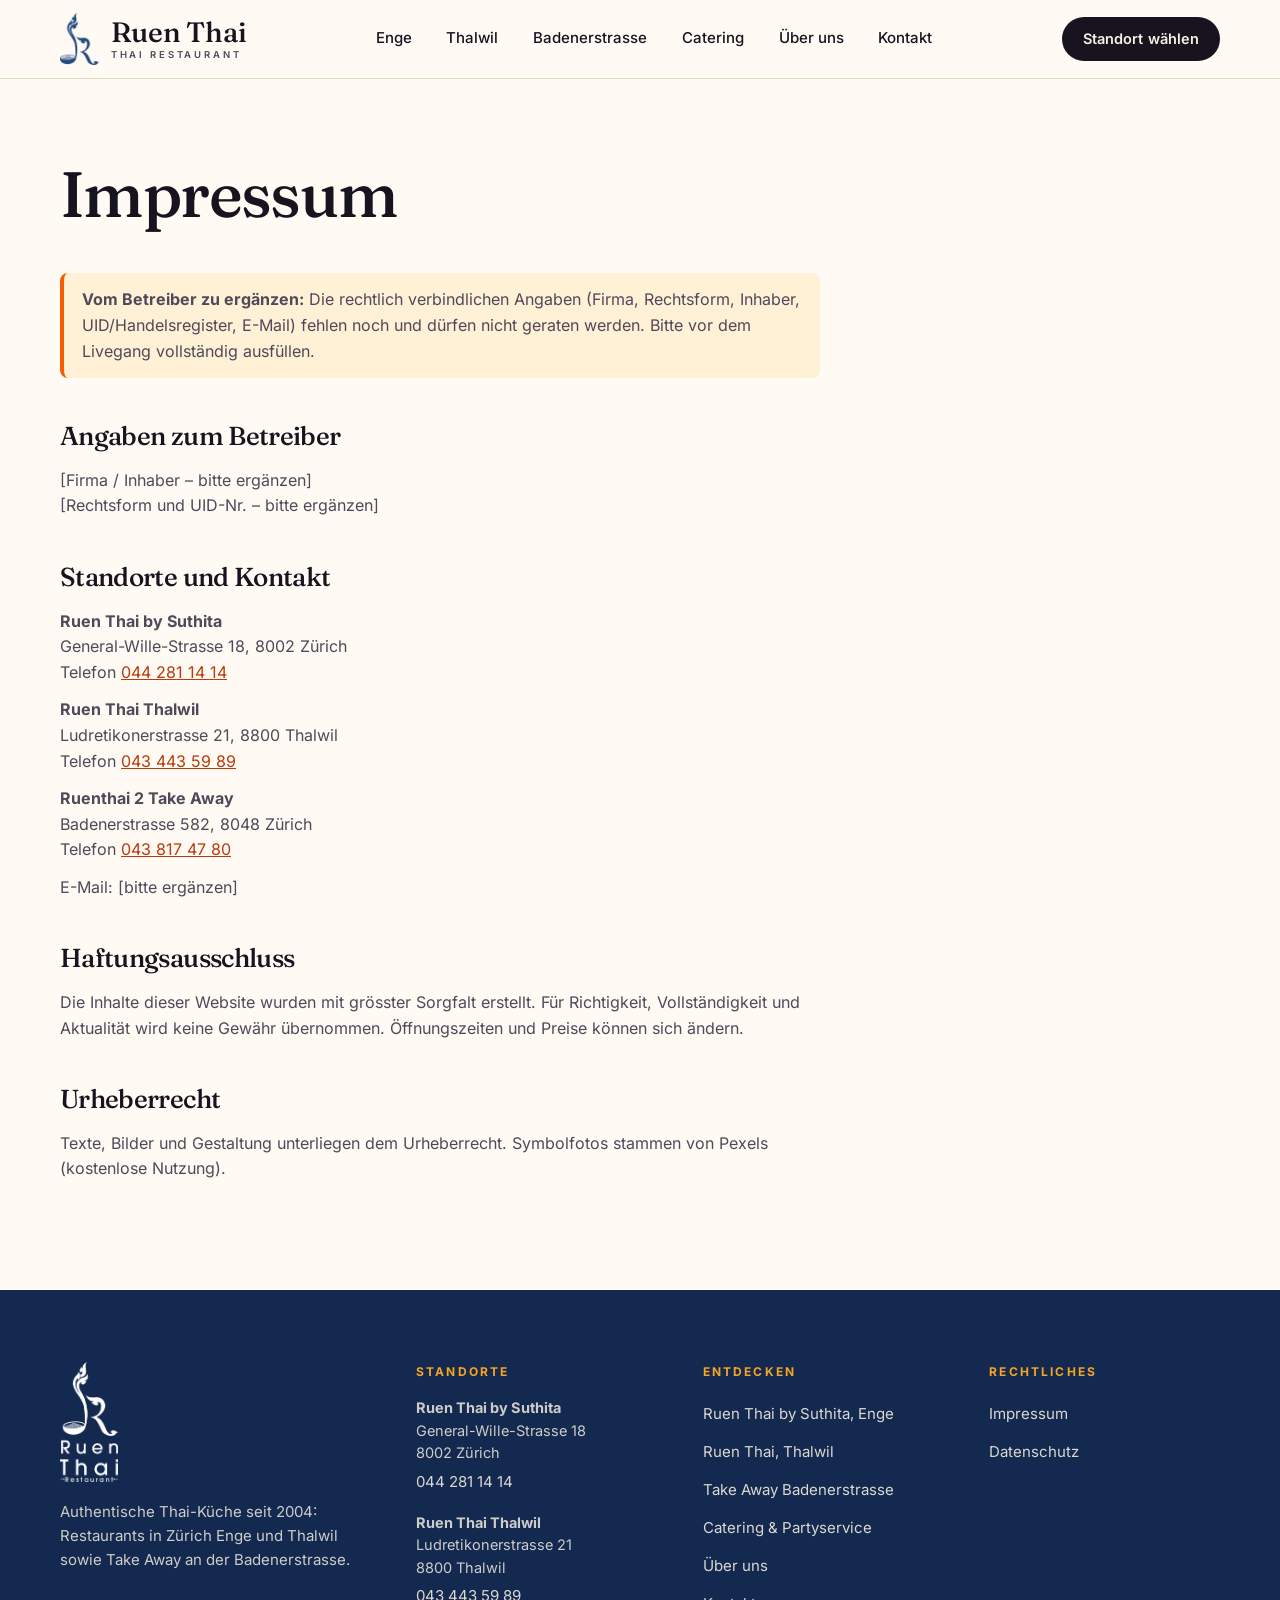
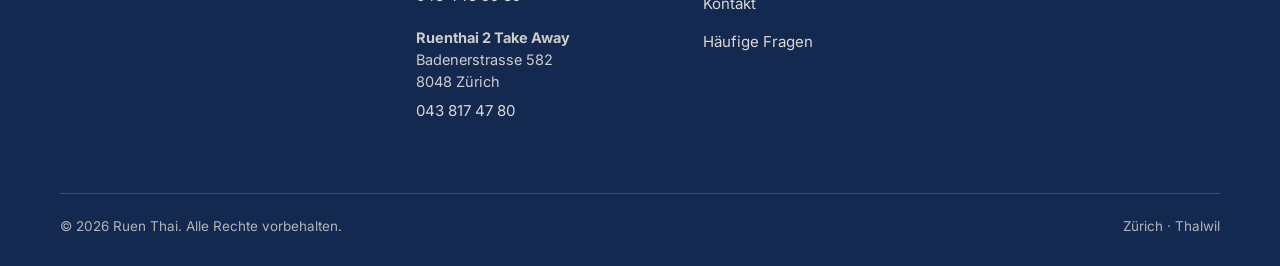
<file: impressum.html>
<!DOCTYPE html>
<html lang="de-CH">
<head>
<meta charset="UTF-8">
<meta name="viewport" content="width=device-width, initial-scale=1.0">
<title>Impressum – Ruen Thai</title>
<meta name="description" content="Impressum und Kontaktangaben von Ruen Thai in Zürich Enge, Thalwil und an der Badenerstrasse.">
<meta name="robots" content="noindex, nofollow, noarchive, nosnippet">
<link rel="canonical" href="https://ruenthairestaurant.ch/impressum">
<meta name="theme-color" content="#13294F">
<link rel="icon" href="/favicon.ico" sizes="any">
<link rel="icon" type="image/png" href="/assets/img/favicon.png">
<link rel="apple-touch-icon" href="/apple-touch-icon.png">
<meta property="og:type" content="website">
<meta property="og:site_name" content="Ruen Thai">
<meta property="og:locale" content="de_CH">
<meta property="og:title" content="Impressum – Ruen Thai">
<meta property="og:description" content="Impressum und Kontaktangaben von Ruen Thai in Zürich Enge, Thalwil und an der Badenerstrasse.">
<meta property="og:url" content="https://ruenthairestaurant.ch/impressum">
<meta property="og:image" content="https://ruenthairestaurant.ch/assets/img/og-image.jpg">
<meta property="og:image:width" content="1200">
<meta property="og:image:height" content="630">
<meta name="twitter:card" content="summary_large_image">
<meta name="twitter:title" content="Impressum – Ruen Thai">
<meta name="twitter:description" content="Impressum und Kontaktangaben von Ruen Thai in Zürich Enge, Thalwil und an der Badenerstrasse.">
<meta name="twitter:image" content="https://ruenthairestaurant.ch/assets/img/og-image.jpg">
<link rel="preload" href="/assets/fonts/fraunces.woff2" as="font" type="font/woff2" crossorigin>
<link rel="preload" href="/assets/fonts/inter.woff2" as="font" type="font/woff2" crossorigin>
<link rel="stylesheet" href="/assets/css/style.css?v=2026-10-15">
<script>document.documentElement.classList.add('js')</script>
</head>
<body>
<a class="skip-link" href="#main">Zum Inhalt springen</a>
<header class="site-header">
  <div class="container site-header__inner">
    <a class="brand" href="/" aria-label="Ruen Thai – Startseite">
      <img src="/assets/img/logo-icon.png" width="39" height="52" alt="">
      <span class="brand__word">Ruen Thai<small>Thai Restaurant</small></span>
    </a>
    <nav class="nav" id="site-nav" aria-label="Hauptnavigation"><a href="/enge">Enge</a><a href="/thalwil">Thalwil</a><a href="/badenerstrasse">Badenerstrasse</a><a href="/catering">Catering</a><a href="/ueber-uns">Über uns</a><a href="/kontakt">Kontakt</a></nav>
    <div class="header-actions">
      <a class="btn btn--primary btn--sm" href="/#standorte">Standort wählen</a>
      <button type="button" class="nav-toggle" id="nav-toggle" aria-expanded="false" aria-controls="site-nav" aria-label="Menü öffnen"><span></span><span></span><span></span></button>
    </div>
  </div>
</header>
<main id="main"><div class="container"><div class="prose">
<h1>Impressum</h1>
<p class="todo"><strong>Vom Betreiber zu ergänzen:</strong> Die rechtlich verbindlichen Angaben (Firma, Rechtsform, Inhaber, UID/Handelsregister, E-Mail) fehlen noch und dürfen nicht geraten werden. Bitte vor dem Livegang vollständig ausfüllen.</p>
<h2>Angaben zum Betreiber</h2>
<p>[Firma / Inhaber – bitte ergänzen]<br>[Rechtsform und UID-Nr. – bitte ergänzen]</p>
<h2>Standorte und Kontakt</h2>
<p><strong>Ruen Thai by Suthita</strong><br>General-Wille-Strasse 18, 8002 Zürich<br>Telefon <a href="tel:+41442811414">044 281 14 14</a></p>
<p><strong>Ruen Thai Thalwil</strong><br>Ludretikonerstrasse 21, 8800 Thalwil<br>Telefon <a href="tel:+41434435989">043 443 59 89</a></p>
<p><strong>Ruenthai 2 Take Away</strong><br>Badenerstrasse 582, 8048 Zürich<br>Telefon <a href="tel:+41438174780">043 817 47 80</a></p>
<p>E-Mail: [bitte ergänzen]</p>
<h2>Haftungsausschluss</h2>
<p>Die Inhalte dieser Website wurden mit grösster Sorgfalt erstellt. Für Richtigkeit, Vollständigkeit und Aktualität wird keine Gewähr übernommen. Öffnungszeiten und Preise können sich ändern.</p>
<h2>Urheberrecht</h2>
<p>Texte, Bilder und Gestaltung unterliegen dem Urheberrecht. Symbolfotos stammen von Pexels (kostenlose Nutzung).</p>
</div></div></main>
<footer class="site-footer">
  <div class="container">
    <div class="footer-grid">
      <div class="footer-brand">
        <img src="/assets/img/logo-full-white.png" width="63" height="130" alt="Ruen Thai Restaurant" loading="lazy">
        <p>Authentische Thai-Küche seit 2004: Restaurants in Zürich Enge und Thalwil sowie Take Away an der Badenerstrasse.</p>
      </div>
      <div class="footer-col"><h2>Standorte</h2><address><strong>Ruen Thai by Suthita</strong><br>General-Wille-Strasse 18<br>8002 Zürich<br><a href="tel:+41442811414">044 281 14 14</a></address><address><strong>Ruen Thai Thalwil</strong><br>Ludretikonerstrasse 21<br>8800 Thalwil<br><a href="tel:+41434435989">043 443 59 89</a></address><address><strong>Ruenthai 2 Take Away</strong><br>Badenerstrasse 582<br>8048 Zürich<br><a href="tel:+41438174780">043 817 47 80</a></address></div>
      <div class="footer-col"><h2>Entdecken</h2><ul>
        <li><a href="/enge">Ruen Thai by Suthita, Enge</a></li>
        <li><a href="/thalwil">Ruen Thai, Thalwil</a></li>
        <li><a href="/badenerstrasse">Take Away Badenerstrasse</a></li>
        <li><a href="/catering">Catering &amp; Partyservice</a></li>
        <li><a href="/ueber-uns">Über uns</a></li>
        <li><a href="/kontakt">Kontakt</a></li>
        <li><a href="/#faq">Häufige Fragen</a></li>
      </ul></div>
      <div class="footer-col"><h2>Rechtliches</h2><ul>
        <li><a href="/impressum">Impressum</a></li>
        <li><a href="/datenschutz">Datenschutz</a></li>
      </ul></div>
    </div>
    <div class="footer-base"><span>© 2026 Ruen Thai. Alle Rechte vorbehalten.</span><span>Zürich · Thalwil</span></div>
  </div>
</footer>
<script src="/assets/js/main.js?v=2026-10-15" defer></script>
</body>
</html>
</file>
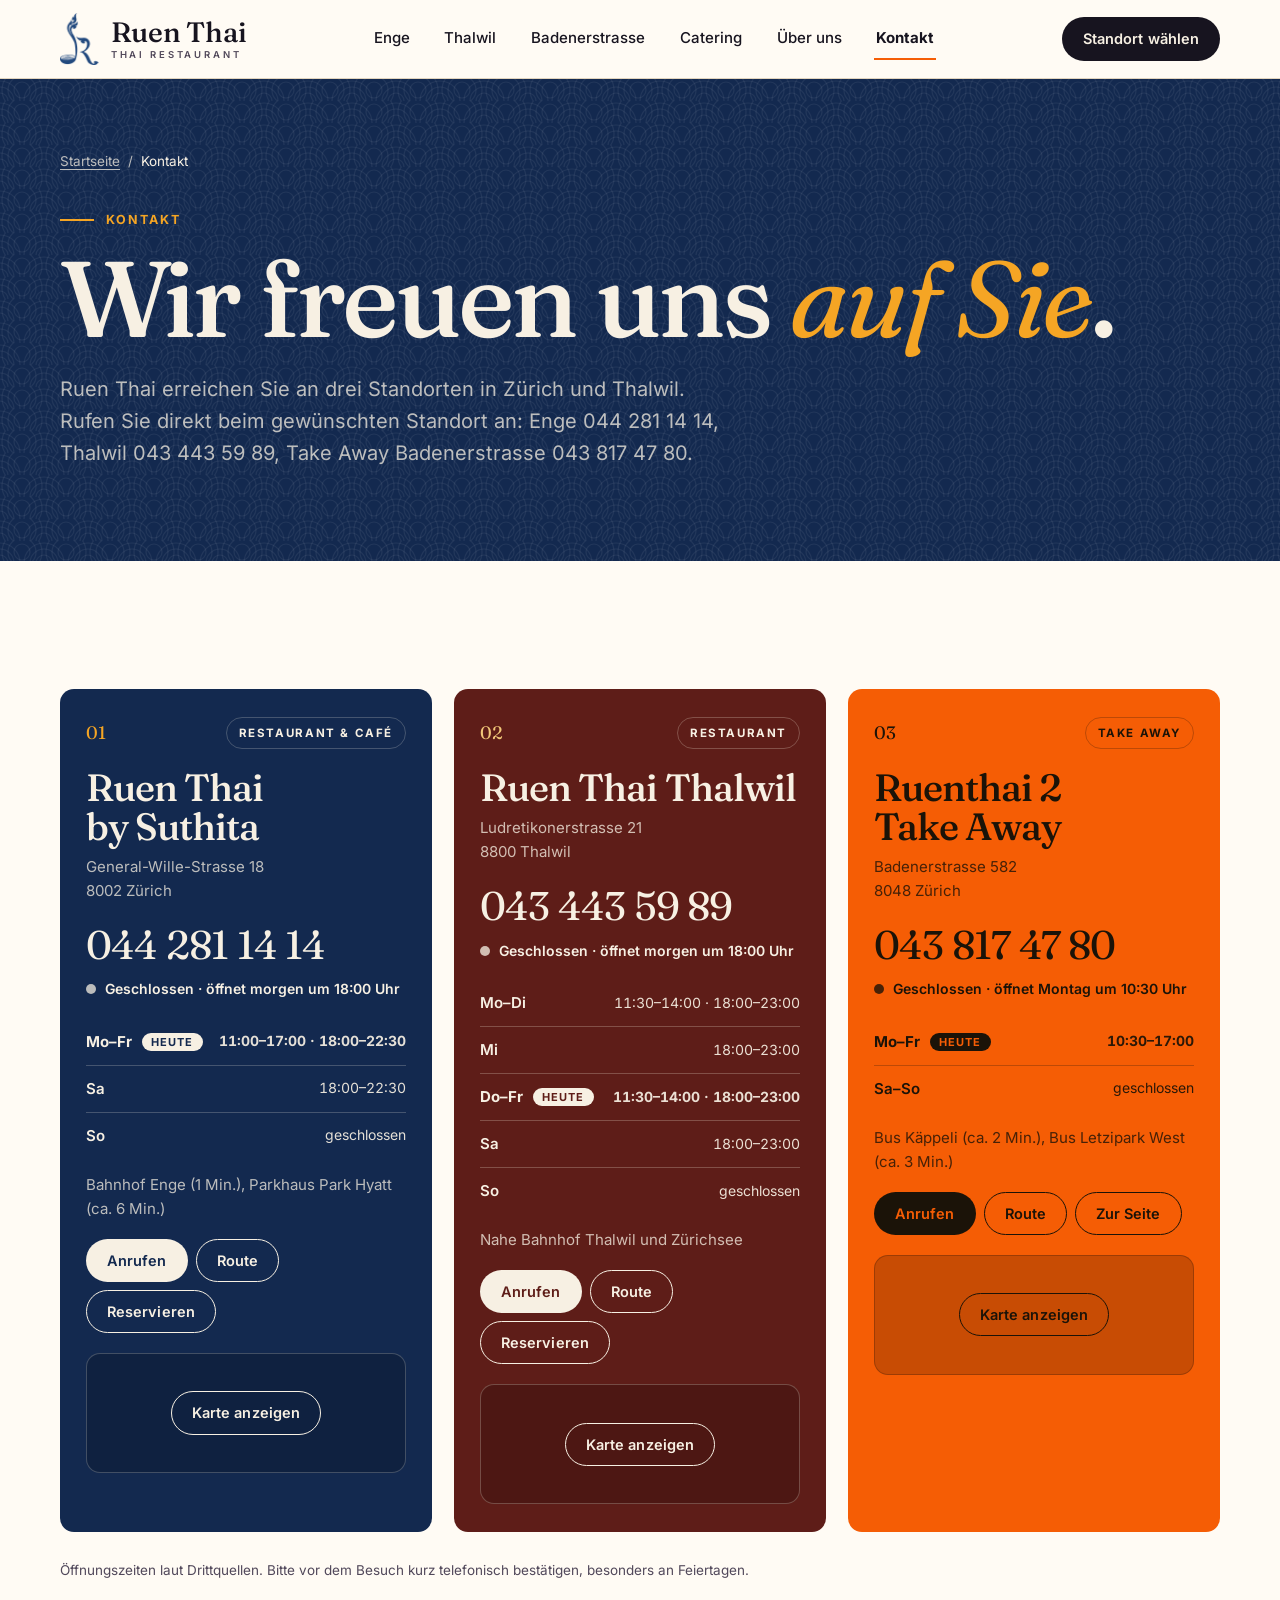
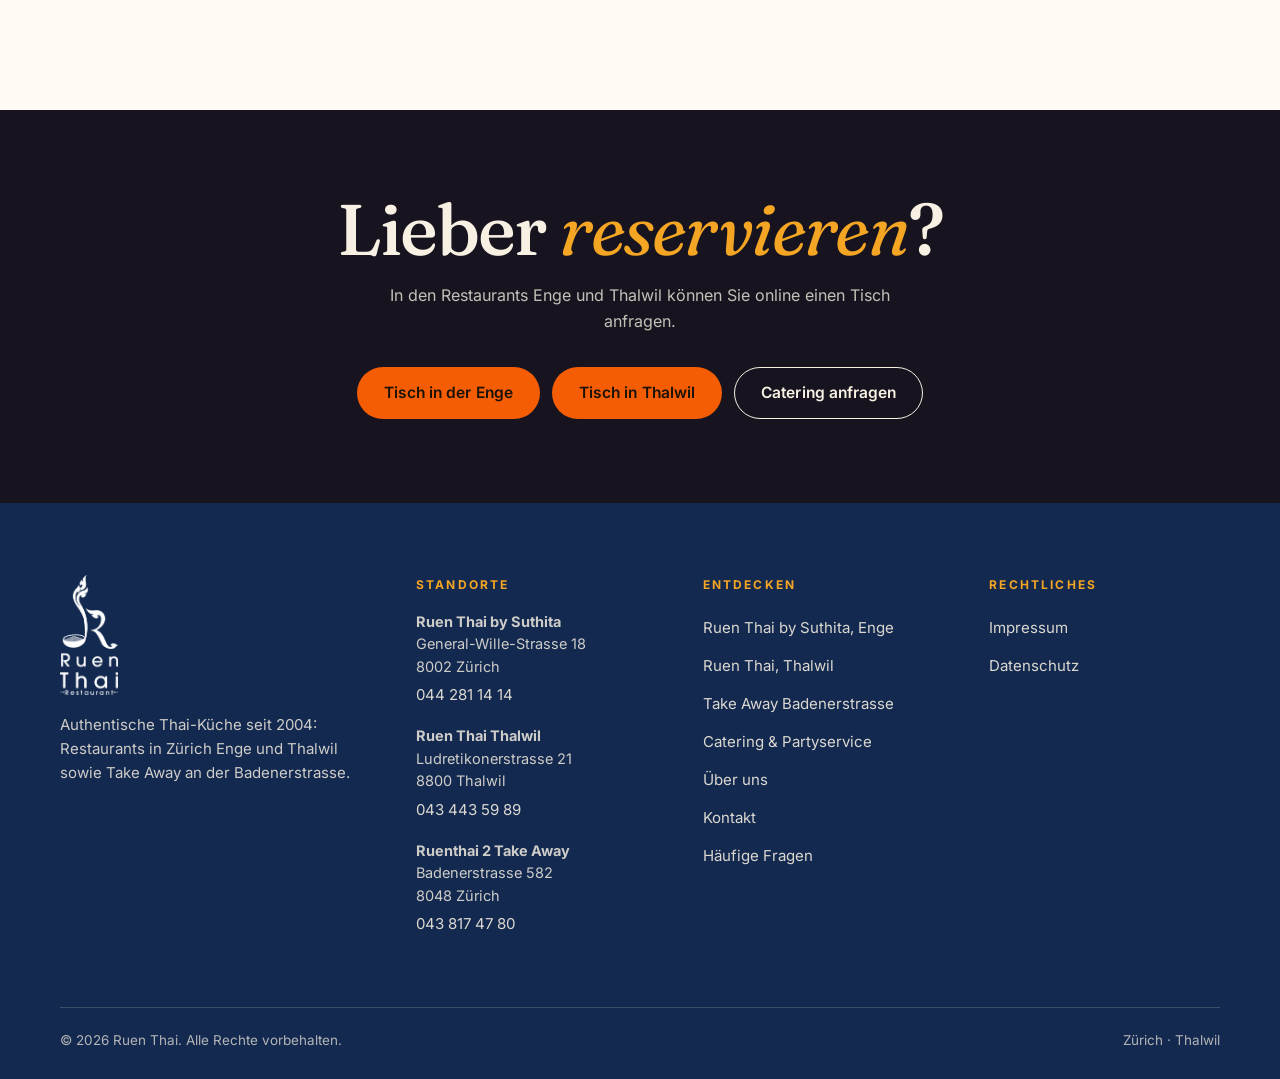
<file: kontakt.html>
<!DOCTYPE html>
<html lang="de-CH">
<head>
<meta charset="UTF-8">
<meta name="viewport" content="width=device-width, initial-scale=1.0">
<title>Kontakt &amp; Öffnungszeiten – Ruen Thai Zürich Enge, Thalwil, Badenerstrasse</title>
<meta name="description" content="Adressen, Telefonnummern und Öffnungszeiten aller drei Ruen-Thai-Standorte: Zürich Enge, Thalwil und Take Away Badenerstrasse. Jetzt anrufen oder Route planen.">
<meta name="robots" content="noindex, nofollow, noarchive, nosnippet">
<link rel="canonical" href="https://ruenthairestaurant.ch/kontakt">
<meta name="theme-color" content="#13294F">
<link rel="icon" href="/favicon.ico" sizes="any">
<link rel="icon" type="image/png" href="/assets/img/favicon.png">
<link rel="apple-touch-icon" href="/apple-touch-icon.png">
<meta property="og:type" content="website">
<meta property="og:site_name" content="Ruen Thai">
<meta property="og:locale" content="de_CH">
<meta property="og:title" content="Kontakt &amp; Öffnungszeiten – Ruen Thai Zürich Enge, Thalwil, Badenerstrasse">
<meta property="og:description" content="Adressen, Telefonnummern und Öffnungszeiten aller drei Ruen-Thai-Standorte: Zürich Enge, Thalwil und Take Away Badenerstrasse. Jetzt anrufen oder Route planen.">
<meta property="og:url" content="https://ruenthairestaurant.ch/kontakt">
<meta property="og:image" content="https://ruenthairestaurant.ch/assets/img/og-image.jpg">
<meta property="og:image:width" content="1200">
<meta property="og:image:height" content="630">
<meta name="twitter:card" content="summary_large_image">
<meta name="twitter:title" content="Kontakt &amp; Öffnungszeiten – Ruen Thai Zürich Enge, Thalwil, Badenerstrasse">
<meta name="twitter:description" content="Adressen, Telefonnummern und Öffnungszeiten aller drei Ruen-Thai-Standorte: Zürich Enge, Thalwil und Take Away Badenerstrasse. Jetzt anrufen oder Route planen.">
<meta name="twitter:image" content="https://ruenthairestaurant.ch/assets/img/og-image.jpg">
<link rel="preload" href="/assets/fonts/fraunces.woff2" as="font" type="font/woff2" crossorigin>
<link rel="preload" href="/assets/fonts/inter.woff2" as="font" type="font/woff2" crossorigin>
<link rel="stylesheet" href="/assets/css/style.css?v=2026-10-15">
<script>document.documentElement.classList.add('js')</script>
<script type="application/ld+json">{"@context":"https://schema.org","@graph":[{"@type":"Organization","@id":"https://ruenthairestaurant.ch/#organization","name":"Ruen Thai","url":"https://ruenthairestaurant.ch/","logo":"https://ruenthairestaurant.ch/assets/img/logo-full.png","foundingDate":"2004","areaServed":[{"@type":"City","name":"Zürich"},{"@type":"City","name":"Thalwil"}],"subOrganization":[{"@id":"https://ruenthairestaurant.ch/enge#restaurant"},{"@id":"https://ruenthairestaurant.ch/thalwil#restaurant"},{"@id":"https://ruenthairestaurant.ch/badenerstrasse#restaurant"}]},{"@type":"ContactPage","@id":"https://ruenthairestaurant.ch/kontakt#page","url":"https://ruenthairestaurant.ch/kontakt","name":"Kontakt – Ruen Thai","about":{"@id":"https://ruenthairestaurant.ch/#organization"},"inLanguage":"de-CH"},{"@type":"Restaurant","@id":"https://ruenthairestaurant.ch/enge#restaurant","name":"Ruen Thai by Suthita","url":"https://ruenthairestaurant.ch/enge","image":"https://ruenthairestaurant.ch/assets/img/loc-enge.webp","telephone":"+41442811414","servesCuisine":"Thai","priceRange":"CHF 30–40","address":{"@type":"PostalAddress","streetAddress":"General-Wille-Strasse 18","postalCode":"8002","addressLocality":"Zürich","addressCountry":"CH"},"areaServed":"Zürich Enge","openingHoursSpecification":[{"@type":"OpeningHoursSpecification","dayOfWeek":"Monday","opens":"11:00","closes":"17:00"},{"@type":"OpeningHoursSpecification","dayOfWeek":"Monday","opens":"18:00","closes":"22:30"},{"@type":"OpeningHoursSpecification","dayOfWeek":"Tuesday","opens":"11:00","closes":"17:00"},{"@type":"OpeningHoursSpecification","dayOfWeek":"Tuesday","opens":"18:00","closes":"22:30"},{"@type":"OpeningHoursSpecification","dayOfWeek":"Wednesday","opens":"11:00","closes":"17:00"},{"@type":"OpeningHoursSpecification","dayOfWeek":"Wednesday","opens":"18:00","closes":"22:30"},{"@type":"OpeningHoursSpecification","dayOfWeek":"Thursday","opens":"11:00","closes":"17:00"},{"@type":"OpeningHoursSpecification","dayOfWeek":"Thursday","opens":"18:00","closes":"22:30"},{"@type":"OpeningHoursSpecification","dayOfWeek":"Friday","opens":"11:00","closes":"17:00"},{"@type":"OpeningHoursSpecification","dayOfWeek":"Friday","opens":"18:00","closes":"22:30"},{"@type":"OpeningHoursSpecification","dayOfWeek":"Saturday","opens":"18:00","closes":"22:30"}],"parentOrganization":{"@id":"https://ruenthairestaurant.ch/#organization"},"acceptsReservations":true},{"@type":"Restaurant","@id":"https://ruenthairestaurant.ch/thalwil#restaurant","name":"Ruen Thai Thalwil","url":"https://ruenthairestaurant.ch/thalwil","image":"https://ruenthairestaurant.ch/assets/img/loc-thalwil.webp","telephone":"+41434435989","servesCuisine":"Thai","priceRange":"CHF 20–50","address":{"@type":"PostalAddress","streetAddress":"Ludretikonerstrasse 21","postalCode":"8800","addressLocality":"Thalwil","addressCountry":"CH"},"areaServed":"Thalwil","openingHoursSpecification":[{"@type":"OpeningHoursSpecification","dayOfWeek":"Monday","opens":"11:30","closes":"14:00"},{"@type":"OpeningHoursSpecification","dayOfWeek":"Monday","opens":"18:00","closes":"23:00"},{"@type":"OpeningHoursSpecification","dayOfWeek":"Tuesday","opens":"11:30","closes":"14:00"},{"@type":"OpeningHoursSpecification","dayOfWeek":"Tuesday","opens":"18:00","closes":"23:00"},{"@type":"OpeningHoursSpecification","dayOfWeek":"Wednesday","opens":"18:00","closes":"23:00"},{"@type":"OpeningHoursSpecification","dayOfWeek":"Thursday","opens":"11:30","closes":"14:00"},{"@type":"OpeningHoursSpecification","dayOfWeek":"Thursday","opens":"18:00","closes":"23:00"},{"@type":"OpeningHoursSpecification","dayOfWeek":"Friday","opens":"11:30","closes":"14:00"},{"@type":"OpeningHoursSpecification","dayOfWeek":"Friday","opens":"18:00","closes":"23:00"},{"@type":"OpeningHoursSpecification","dayOfWeek":"Saturday","opens":"18:00","closes":"23:00"}],"parentOrganization":{"@id":"https://ruenthairestaurant.ch/#organization"},"acceptsReservations":true},{"@type":"Restaurant","@id":"https://ruenthairestaurant.ch/badenerstrasse#restaurant","name":"Ruenthai 2 Take Away","url":"https://ruenthairestaurant.ch/badenerstrasse","image":"https://ruenthairestaurant.ch/assets/img/loc-badenerstrasse.webp","telephone":"+41438174780","servesCuisine":"Thai","priceRange":"CHF 10–20","address":{"@type":"PostalAddress","streetAddress":"Badenerstrasse 582","postalCode":"8048","addressLocality":"Zürich","addressCountry":"CH"},"areaServed":"Zürich Badenerstrasse","openingHoursSpecification":[{"@type":"OpeningHoursSpecification","dayOfWeek":"Monday","opens":"10:30","closes":"17:00"},{"@type":"OpeningHoursSpecification","dayOfWeek":"Tuesday","opens":"10:30","closes":"17:00"},{"@type":"OpeningHoursSpecification","dayOfWeek":"Wednesday","opens":"10:30","closes":"17:00"},{"@type":"OpeningHoursSpecification","dayOfWeek":"Thursday","opens":"10:30","closes":"17:00"},{"@type":"OpeningHoursSpecification","dayOfWeek":"Friday","opens":"10:30","closes":"17:00"}],"parentOrganization":{"@id":"https://ruenthairestaurant.ch/#organization"},"acceptsReservations":false},{"@type":"BreadcrumbList","itemListElement":[{"@type":"ListItem","position":1,"name":"Startseite","item":"https://ruenthairestaurant.ch/"},{"@type":"ListItem","position":2,"name":"Kontakt","item":"https://ruenthairestaurant.ch/kontakt"}]}]}</script></head>
<body>
<a class="skip-link" href="#main">Zum Inhalt springen</a>
<header class="site-header">
  <div class="container site-header__inner">
    <a class="brand" href="/" aria-label="Ruen Thai – Startseite">
      <img src="/assets/img/logo-icon.png" width="39" height="52" alt="">
      <span class="brand__word">Ruen Thai<small>Thai Restaurant</small></span>
    </a>
    <nav class="nav" id="site-nav" aria-label="Hauptnavigation"><a href="/enge">Enge</a><a href="/thalwil">Thalwil</a><a href="/badenerstrasse">Badenerstrasse</a><a href="/catering">Catering</a><a href="/ueber-uns">Über uns</a><a href="/kontakt" aria-current="page">Kontakt</a></nav>
    <div class="header-actions">
      <a class="btn btn--primary btn--sm" href="/#standorte">Standort wählen</a>
      <button type="button" class="nav-toggle" id="nav-toggle" aria-expanded="false" aria-controls="site-nav" aria-label="Menü öffnen"><span></span><span></span><span></span></button>
    </div>
  </div>
</header>
<main id="main">

<section class="l-hero theme-navy on-theme waves" style="padding-bottom:64px">
  <div class="container">
    <nav class="crumbs" aria-label="Brotkrumen"><a href="/">Startseite</a><span aria-hidden="true">/</span><span aria-current="page">Kontakt</span></nav>
    <p class="eyebrow">Kontakt</p>
    <h1 class="display">Wir freuen uns <em>auf Sie</em>.</h1>
    <p class="l-hero__lead">Ruen Thai erreichen Sie an drei Standorten in Zürich und Thalwil. Rufen Sie direkt beim gewünschten Standort an: Enge 044 281 14 14, Thalwil 043 443 59 89, Take Away Badenerstrasse 043 817 47 80.</p>
  </div>
</section>

<section class="section">
  <div class="container">
    <div class="locs"><article class="loc contact theme-navy on-theme reveal" style="min-height:0">
  <div class="loc__top"><span class="loc__num">01</span><span class="loc__badge">Restaurant &amp; Café</span></div>
  <h2 class="loc__title">Ruen Thai by Suthita</h2>
  <address class="loc__addr" style="font-style:normal">General-Wille-Strasse 18<br>8002 Zürich</address>
  <p class="contact__phone"><a href="tel:+41442811414">044 281 14 14</a></p>
  <span class="status" data-hours='{"0":[],"1":[["11:00","17:00"],["18:00","22:30"]],"2":[["11:00","17:00"],["18:00","22:30"]],"3":[["11:00","17:00"],["18:00","22:30"]],"4":[["11:00","17:00"],["18:00","22:30"]],"5":[["11:00","17:00"],["18:00","22:30"]],"6":[["18:00","22:30"]]}'><i></i>Öffnungszeiten siehe unten</span>
  <div class="contact__hours"><table class="hours"><caption class="sr-only" style="position:absolute;left:-9999px">Öffnungszeiten Ruen Thai by Suthita</caption><tr data-days="1,2,3,4,5"><th scope="row">Mo–Fr</th><td>11:00–17:00 · 18:00–22:30</td></tr><tr data-days="6"><th scope="row">Sa</th><td>18:00–22:30</td></tr><tr data-days="0"><th scope="row">So</th><td>geschlossen</td></tr></table></div>
  <p class="loc__addr" style="margin:14px 0 0">Bahnhof Enge (1 Min.), Parkhaus Park Hyatt (ca. 6 Min.)</p>
  <div class="contact__actions">
    <a class="btn btn--sm" style="background:var(--t-fg);color:var(--t-bg)" href="tel:+41442811414">Anrufen</a>
    <a class="btn btn--sm btn--ghost" style="color:var(--t-fg)" href="https://www.google.com/maps/dir/?api=1&destination=General-Wille-Strasse%2018%2C%208002%20Z%C3%BCrich" target="_blank" rel="noopener">Route</a>
    <a class="btn btn--sm btn--ghost" style="color:var(--t-fg)" href="/enge#reservation">Reservieren</a>
  </div>
  <div class="map__frame contact__map"><button class="btn btn--sm btn--ghost" type="button" data-map-src="https://www.google.com/maps?q=Ruen%20Thai%20by%20Suthita%2C%20General-Wille-Strasse%2018%2C%208002%20Z%C3%BCrich&amp;output=embed" data-map-title="Ruen Thai by Suthita auf der Karte" style="color:var(--t-fg)">Karte anzeigen</button></div>
</article><article class="loc contact theme-lacquer on-theme reveal" style="min-height:0">
  <div class="loc__top"><span class="loc__num">02</span><span class="loc__badge">Restaurant</span></div>
  <h2 class="loc__title">Ruen Thai Thalwil</h2>
  <address class="loc__addr" style="font-style:normal">Ludretikonerstrasse 21<br>8800 Thalwil</address>
  <p class="contact__phone"><a href="tel:+41434435989">043 443 59 89</a></p>
  <span class="status" data-hours='{"0":[],"1":[["11:30","14:00"],["18:00","23:00"]],"2":[["11:30","14:00"],["18:00","23:00"]],"3":[["18:00","23:00"]],"4":[["11:30","14:00"],["18:00","23:00"]],"5":[["11:30","14:00"],["18:00","23:00"]],"6":[["18:00","23:00"]]}'><i></i>Öffnungszeiten siehe unten</span>
  <div class="contact__hours"><table class="hours"><caption class="sr-only" style="position:absolute;left:-9999px">Öffnungszeiten Ruen Thai Thalwil</caption><tr data-days="1,2"><th scope="row">Mo–Di</th><td>11:30–14:00 · 18:00–23:00</td></tr><tr data-days="3"><th scope="row">Mi</th><td>18:00–23:00</td></tr><tr data-days="4,5"><th scope="row">Do–Fr</th><td>11:30–14:00 · 18:00–23:00</td></tr><tr data-days="6"><th scope="row">Sa</th><td>18:00–23:00</td></tr><tr data-days="0"><th scope="row">So</th><td>geschlossen</td></tr></table></div>
  <p class="loc__addr" style="margin:14px 0 0">Nahe Bahnhof Thalwil und Zürichsee</p>
  <div class="contact__actions">
    <a class="btn btn--sm" style="background:var(--t-fg);color:var(--t-bg)" href="tel:+41434435989">Anrufen</a>
    <a class="btn btn--sm btn--ghost" style="color:var(--t-fg)" href="https://www.google.com/maps/dir/?api=1&destination=Ludretikonerstrasse%2021%2C%208800%20Thalwil" target="_blank" rel="noopener">Route</a>
    <a class="btn btn--sm btn--ghost" style="color:var(--t-fg)" href="/thalwil#reservation">Reservieren</a>
  </div>
  <div class="map__frame contact__map"><button class="btn btn--sm btn--ghost" type="button" data-map-src="https://www.google.com/maps?q=Ruen%20Thai%20Thalwil%2C%20Ludretikonerstrasse%2021%2C%208800%20Thalwil&amp;output=embed" data-map-title="Ruen Thai Thalwil auf der Karte" style="color:var(--t-fg)">Karte anzeigen</button></div>
</article><article class="loc contact theme-saffron on-theme reveal" style="min-height:0">
  <div class="loc__top"><span class="loc__num">03</span><span class="loc__badge">Take Away</span></div>
  <h2 class="loc__title">Ruenthai 2 Take Away</h2>
  <address class="loc__addr" style="font-style:normal">Badenerstrasse 582<br>8048 Zürich</address>
  <p class="contact__phone"><a href="tel:+41438174780">043 817 47 80</a></p>
  <span class="status" data-hours='{"0":[],"1":[["10:30","17:00"]],"2":[["10:30","17:00"]],"3":[["10:30","17:00"]],"4":[["10:30","17:00"]],"5":[["10:30","17:00"]],"6":[]}'><i></i>Öffnungszeiten siehe unten</span>
  <div class="contact__hours"><table class="hours"><caption class="sr-only" style="position:absolute;left:-9999px">Öffnungszeiten Ruenthai 2 Take Away</caption><tr data-days="1,2,3,4,5"><th scope="row">Mo–Fr</th><td>10:30–17:00</td></tr><tr data-days="6,0"><th scope="row">Sa–So</th><td>geschlossen</td></tr></table></div>
  <p class="loc__addr" style="margin:14px 0 0">Bus Käppeli (ca. 2 Min.), Bus Letzipark West (ca. 3 Min.)</p>
  <div class="contact__actions">
    <a class="btn btn--sm" style="background:var(--t-fg);color:var(--t-bg)" href="tel:+41438174780">Anrufen</a>
    <a class="btn btn--sm btn--ghost" style="color:var(--t-fg)" href="https://www.google.com/maps/dir/?api=1&destination=Badenerstrasse%20582%2C%208048%20Z%C3%BCrich" target="_blank" rel="noopener">Route</a>
    <a class="btn btn--sm btn--ghost" style="color:var(--t-fg)" href="/badenerstrasse">Zur Seite</a>
  </div>
  <div class="map__frame contact__map"><button class="btn btn--sm btn--ghost" type="button" data-map-src="https://www.google.com/maps?q=Ruenthai%202%20Take%20Away%2C%20Badenerstrasse%20582%2C%208048%20Z%C3%BCrich&amp;output=embed" data-map-title="Ruenthai 2 Take Away auf der Karte" style="color:var(--t-fg)">Karte anzeigen</button></div>
</article></div>
    <p class="menu-note" style="margin-top:28px">Öffnungszeiten laut Drittquellen. Bitte vor dem Besuch kurz telefonisch bestätigen, besonders an Feiertagen.</p>
  </div>
</section>

<section class="cta-band">
  <div class="container">
    <h2 class="h2">Lieber <em style="color:var(--gold)">reservieren</em>?</h2>
    <p>In den Restaurants Enge und Thalwil können Sie online einen Tisch anfragen.</p>
    <div class="cta-band__links"><a class="btn btn--accent" href="/enge#reservation">Tisch in der Enge</a><a class="btn btn--accent" href="/thalwil#reservation">Tisch in Thalwil</a><a class="btn btn--ghost" style="color:var(--cream)" href="/catering#anfrage">Catering anfragen</a></div>
  </div>
</section>

</main>
<footer class="site-footer">
  <div class="container">
    <div class="footer-grid">
      <div class="footer-brand">
        <img src="/assets/img/logo-full-white.png" width="63" height="130" alt="Ruen Thai Restaurant" loading="lazy">
        <p>Authentische Thai-Küche seit 2004: Restaurants in Zürich Enge und Thalwil sowie Take Away an der Badenerstrasse.</p>
      </div>
      <div class="footer-col"><h2>Standorte</h2><address><strong>Ruen Thai by Suthita</strong><br>General-Wille-Strasse 18<br>8002 Zürich<br><a href="tel:+41442811414">044 281 14 14</a></address><address><strong>Ruen Thai Thalwil</strong><br>Ludretikonerstrasse 21<br>8800 Thalwil<br><a href="tel:+41434435989">043 443 59 89</a></address><address><strong>Ruenthai 2 Take Away</strong><br>Badenerstrasse 582<br>8048 Zürich<br><a href="tel:+41438174780">043 817 47 80</a></address></div>
      <div class="footer-col"><h2>Entdecken</h2><ul>
        <li><a href="/enge">Ruen Thai by Suthita, Enge</a></li>
        <li><a href="/thalwil">Ruen Thai, Thalwil</a></li>
        <li><a href="/badenerstrasse">Take Away Badenerstrasse</a></li>
        <li><a href="/catering">Catering &amp; Partyservice</a></li>
        <li><a href="/ueber-uns">Über uns</a></li>
        <li><a href="/kontakt">Kontakt</a></li>
        <li><a href="/#faq">Häufige Fragen</a></li>
      </ul></div>
      <div class="footer-col"><h2>Rechtliches</h2><ul>
        <li><a href="/impressum">Impressum</a></li>
        <li><a href="/datenschutz">Datenschutz</a></li>
      </ul></div>
    </div>
    <div class="footer-base"><span>© 2026 Ruen Thai. Alle Rechte vorbehalten.</span><span>Zürich · Thalwil</span></div>
  </div>
</footer>
<script src="/assets/js/main.js?v=2026-10-15" defer></script>
</body>
</html>
</file>
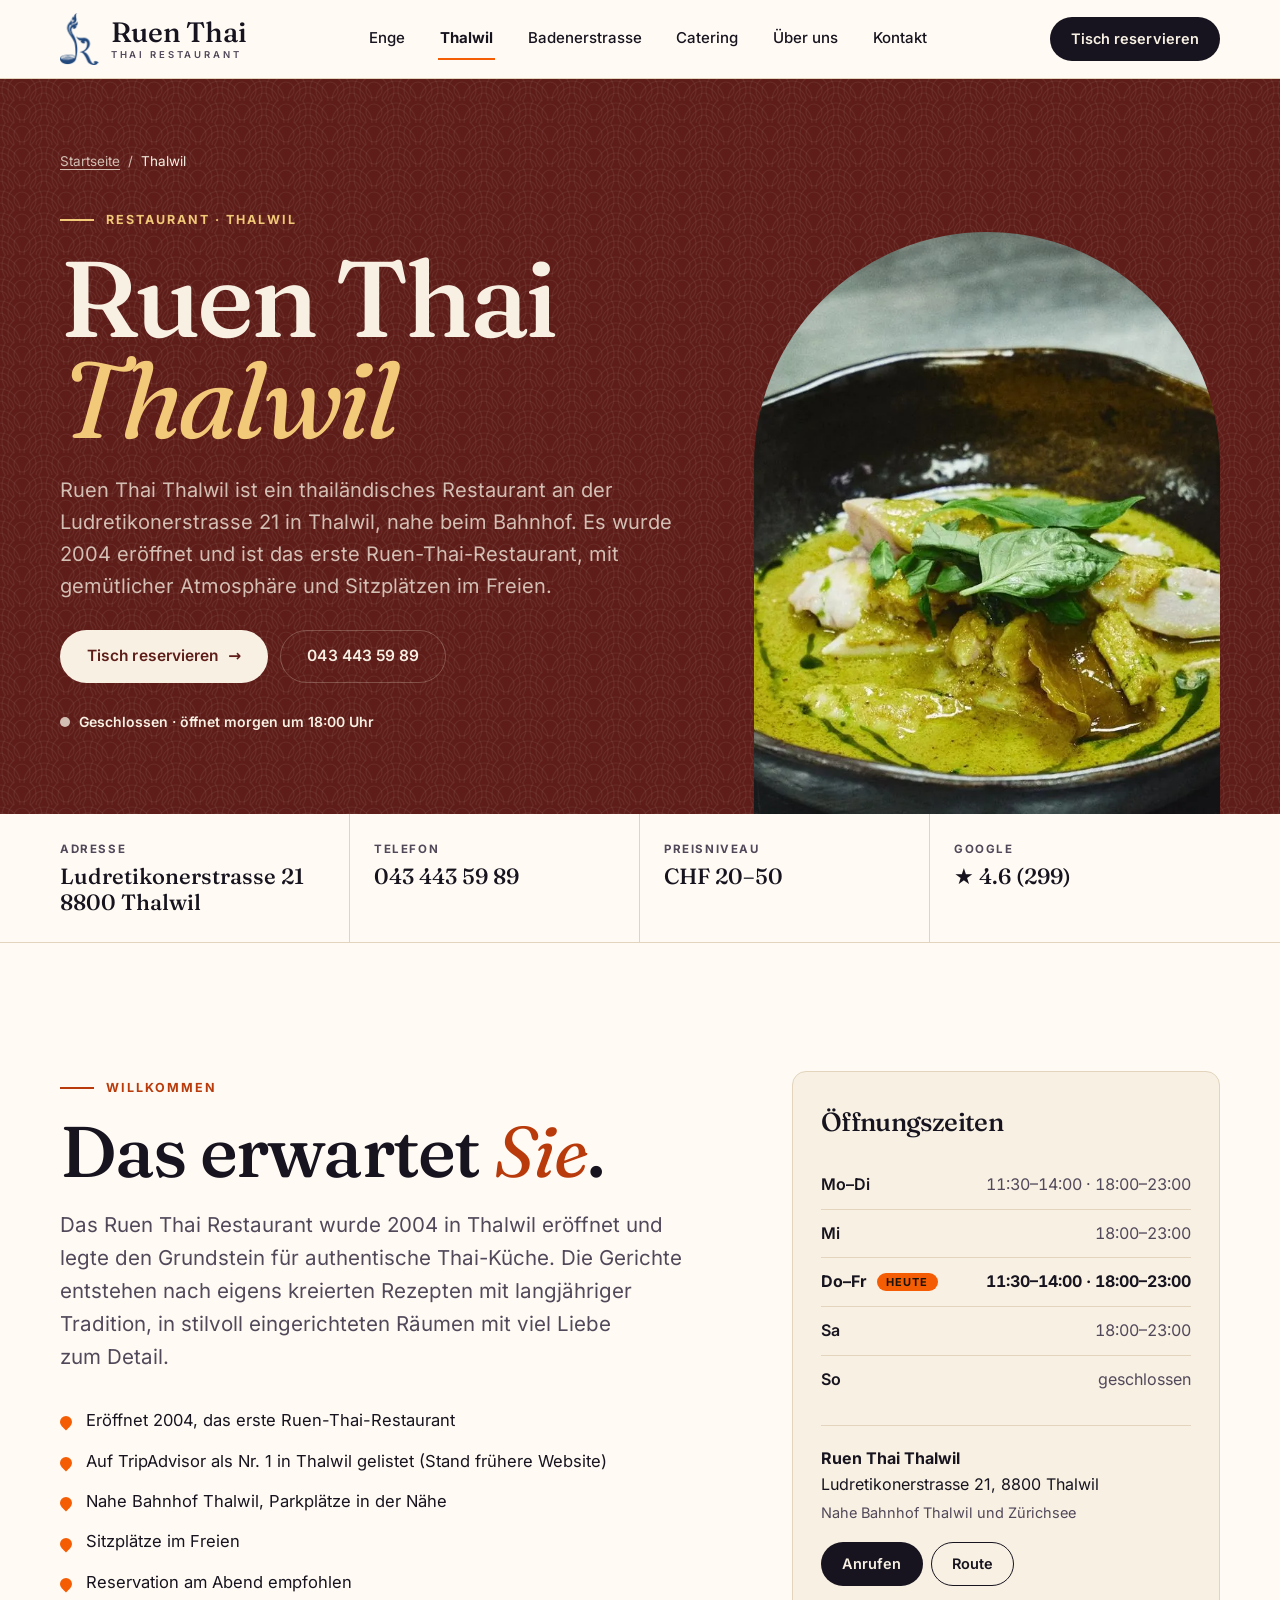
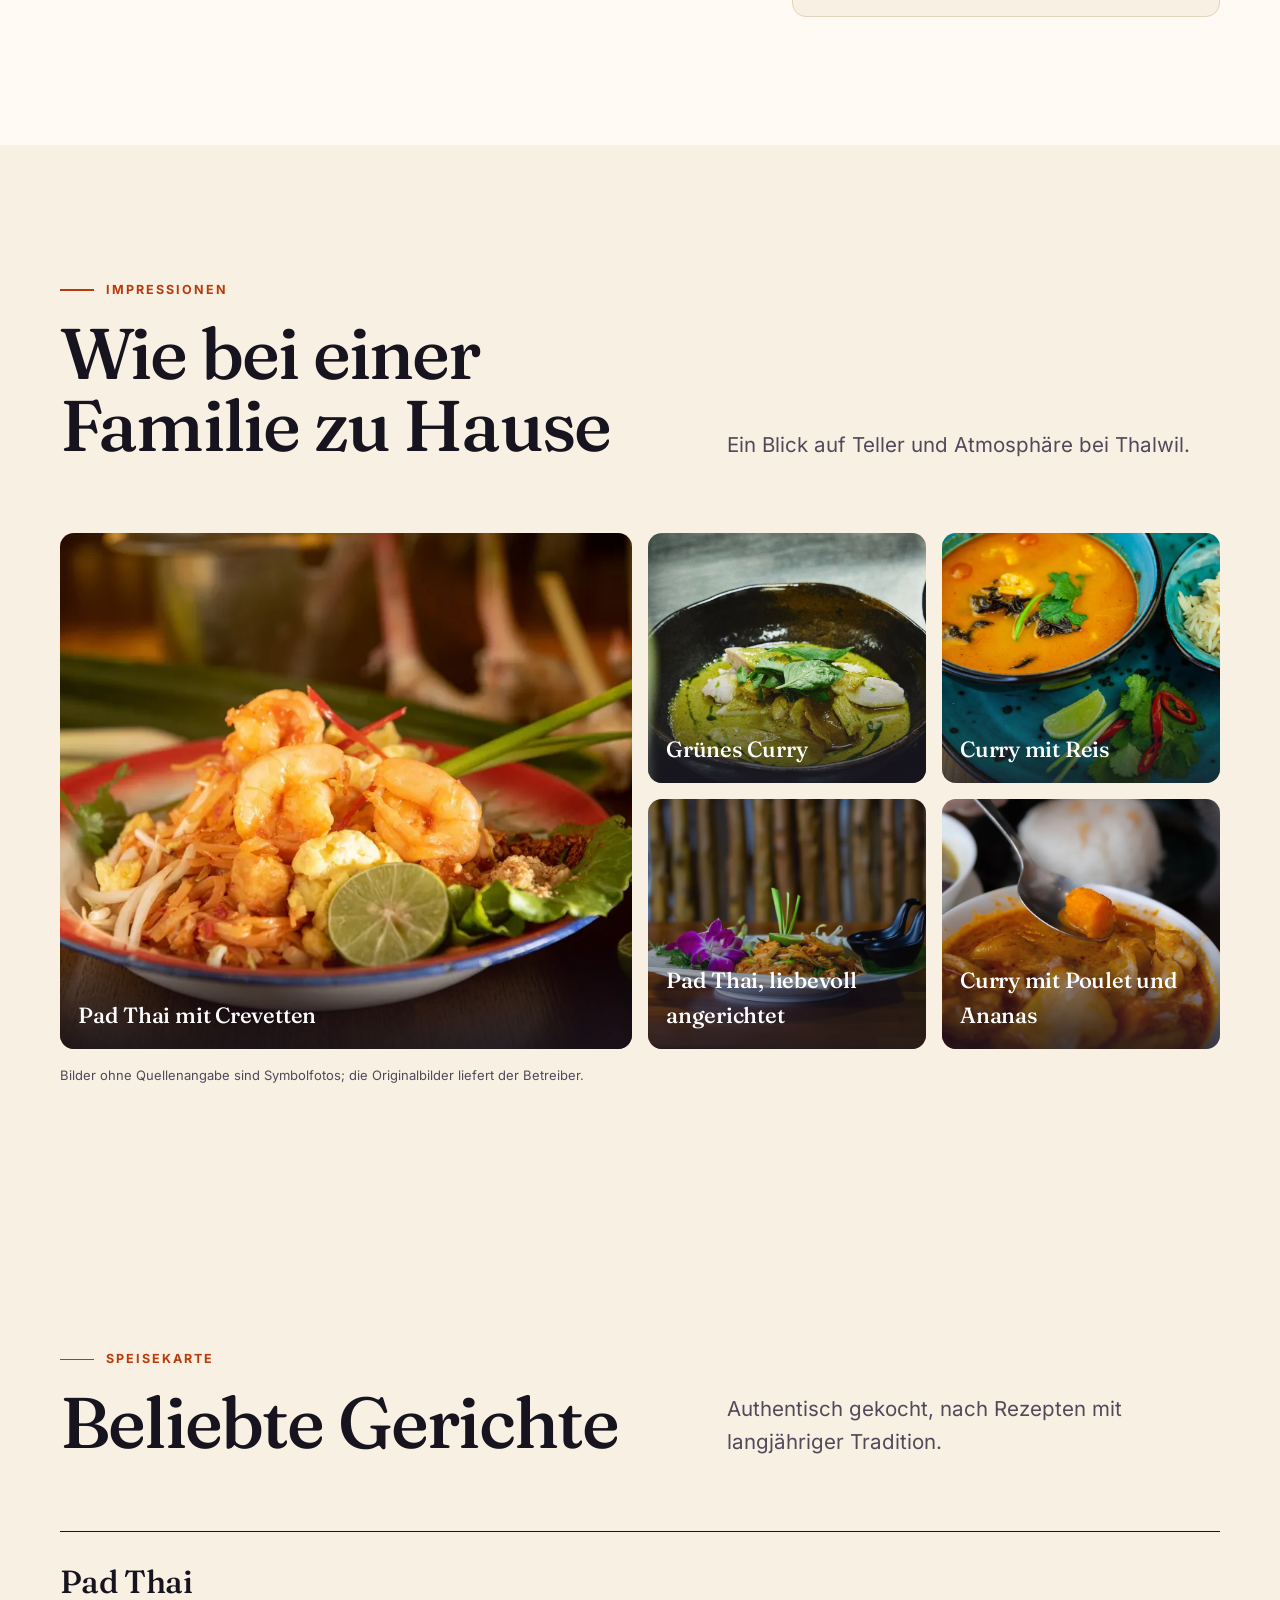
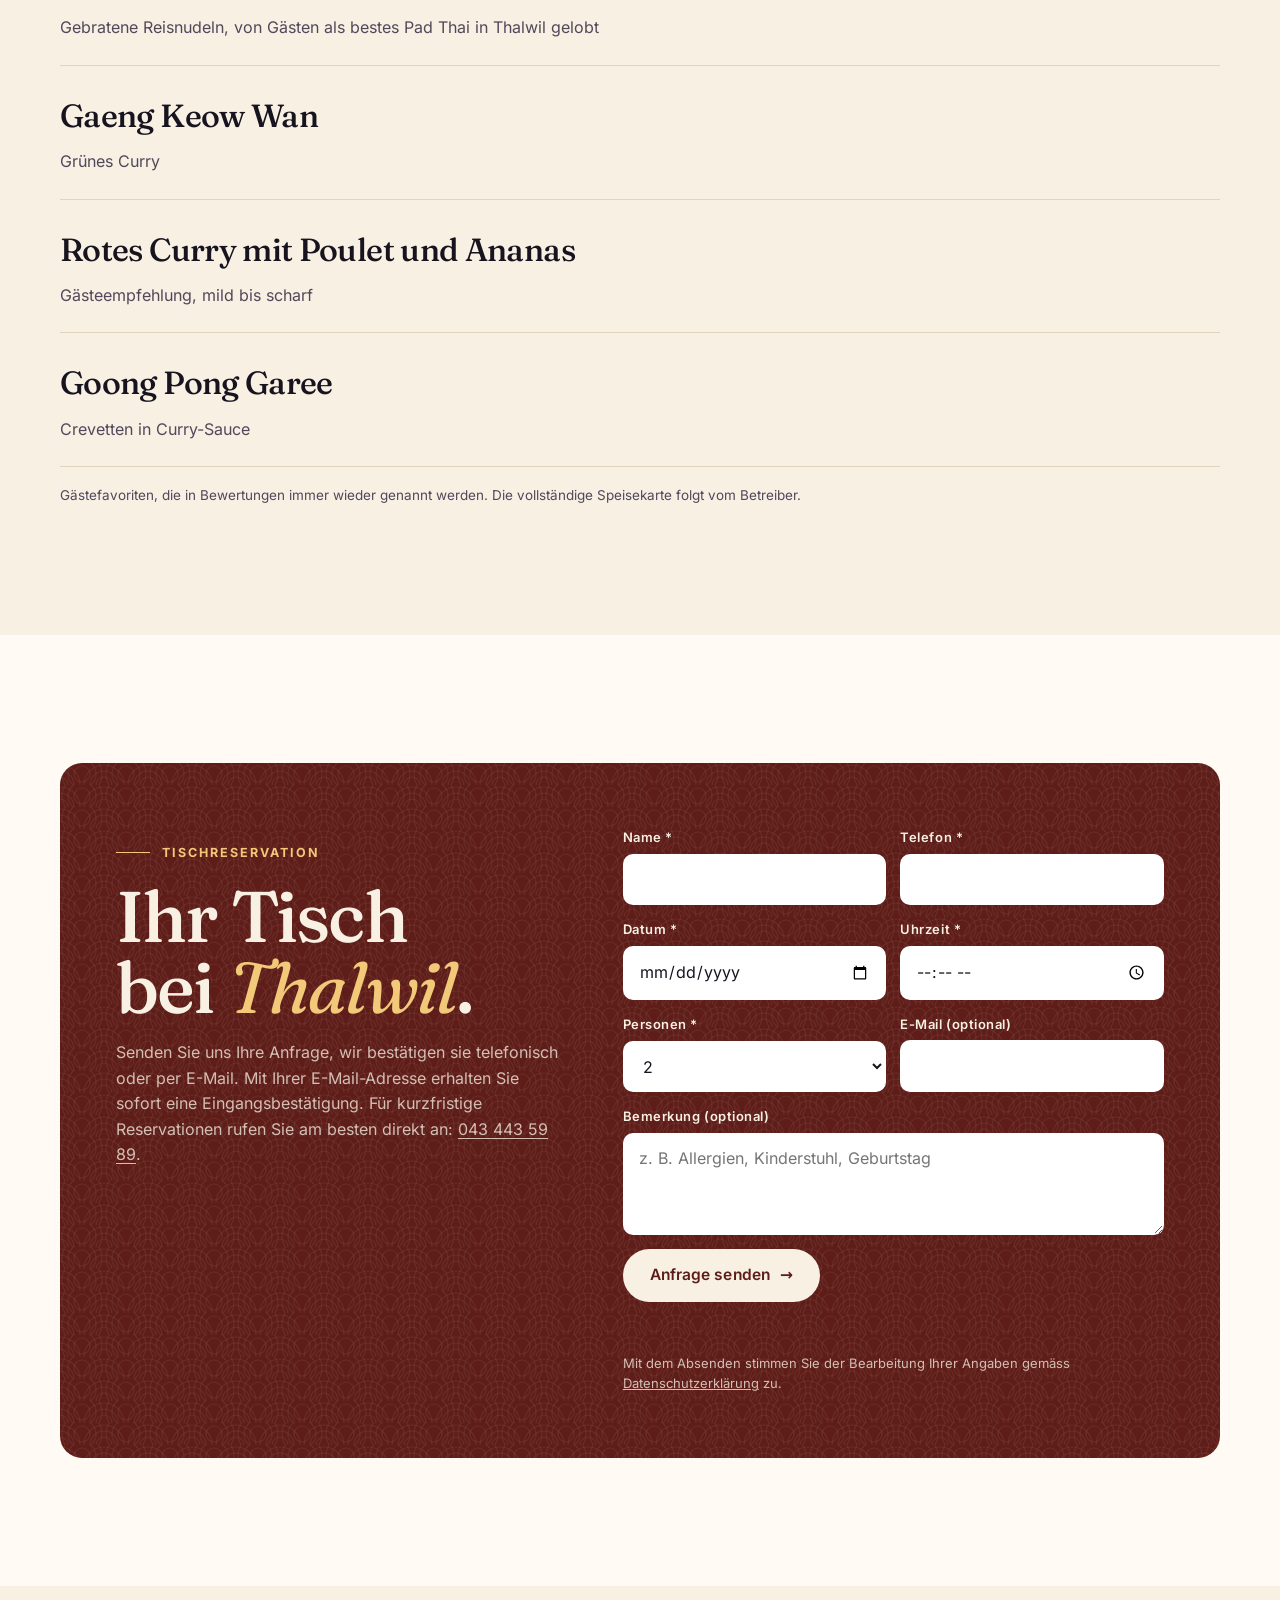
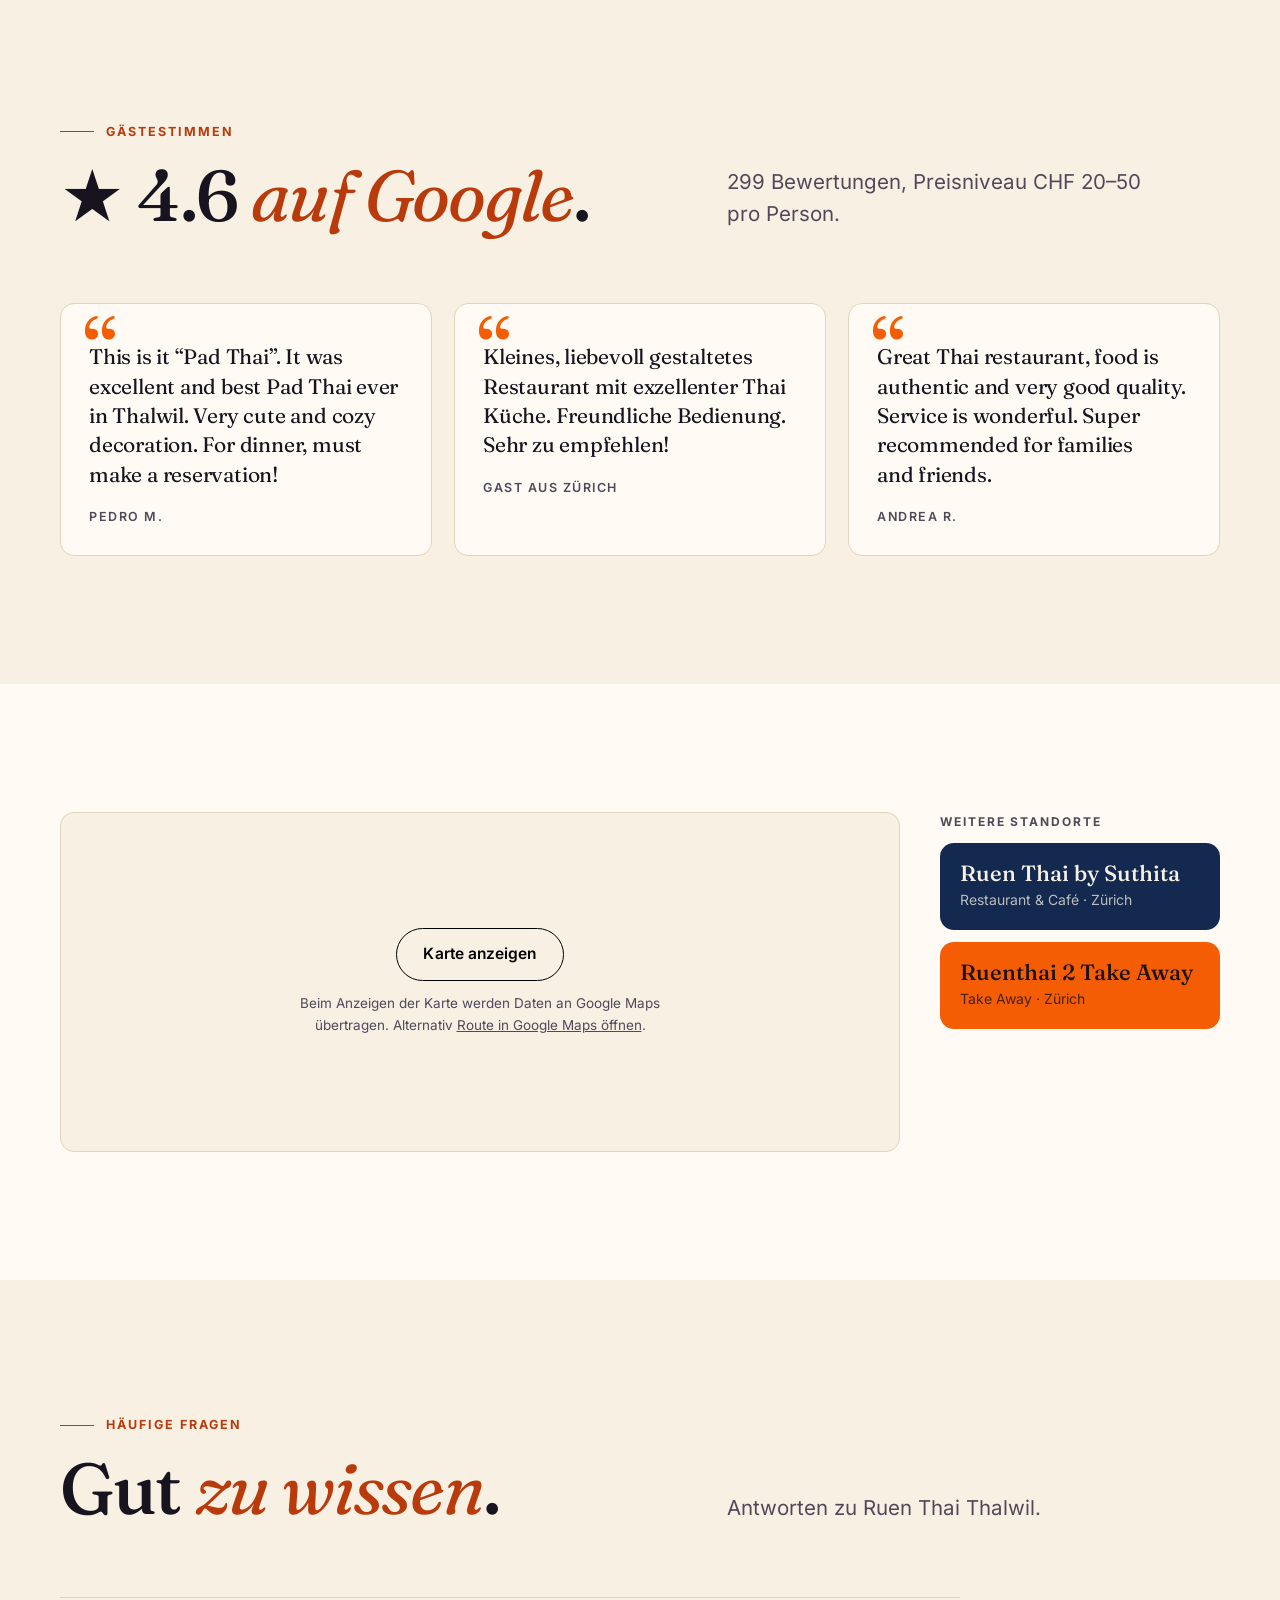
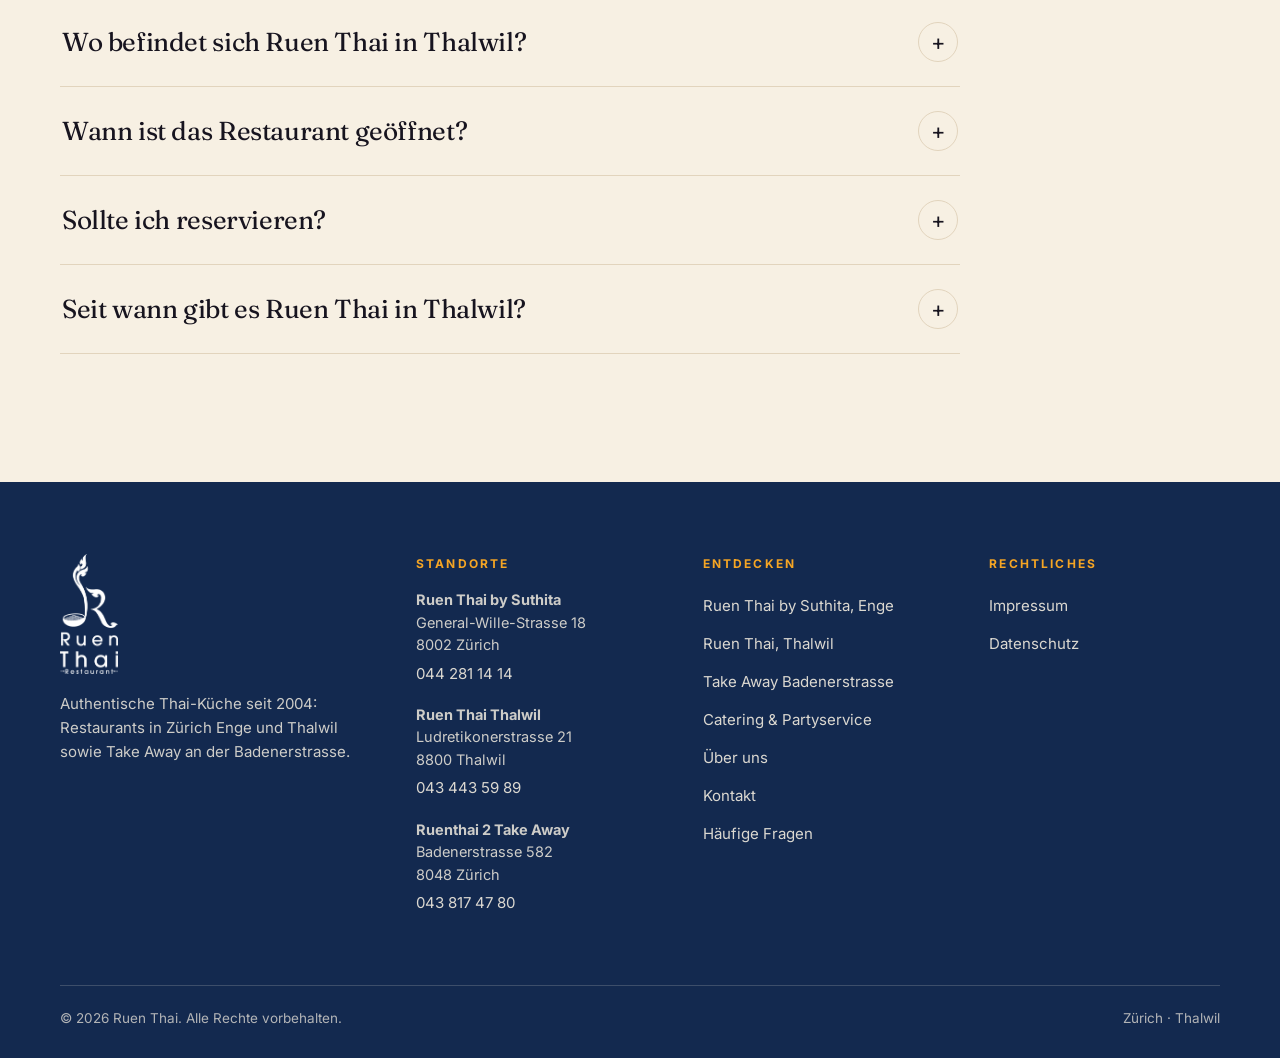
<file: thalwil.html>
<!DOCTYPE html>
<html lang="de-CH">
<head>
<meta charset="UTF-8">
<meta name="viewport" content="width=device-width, initial-scale=1.0">
<title>Thai Restaurant Thalwil – Ruen Thai seit 2004</title>
<meta name="description" content="Das erste Ruen Thai in Thalwil, seit 2004: authentische Thai-Küche, gemütliche Atmosphäre, Sitzplätze im Freien. Öffnungszeiten, Speisekarte und Reservation.">
<meta name="robots" content="noindex, nofollow, noarchive, nosnippet">
<link rel="canonical" href="https://ruenthairestaurant.ch/thalwil">
<meta name="theme-color" content="#13294F">
<link rel="icon" href="/favicon.ico" sizes="any">
<link rel="icon" type="image/png" href="/assets/img/favicon.png">
<link rel="apple-touch-icon" href="/apple-touch-icon.png">
<meta property="og:type" content="website">
<meta property="og:site_name" content="Ruen Thai">
<meta property="og:locale" content="de_CH">
<meta property="og:title" content="Thai Restaurant Thalwil – Ruen Thai seit 2004">
<meta property="og:description" content="Das erste Ruen Thai in Thalwil, seit 2004: authentische Thai-Küche, gemütliche Atmosphäre, Sitzplätze im Freien. Öffnungszeiten, Speisekarte und Reservation.">
<meta property="og:url" content="https://ruenthairestaurant.ch/thalwil">
<meta property="og:image" content="https://ruenthairestaurant.ch/assets/img/og-image.jpg">
<meta property="og:image:width" content="1200">
<meta property="og:image:height" content="630">
<meta name="twitter:card" content="summary_large_image">
<meta name="twitter:title" content="Thai Restaurant Thalwil – Ruen Thai seit 2004">
<meta name="twitter:description" content="Das erste Ruen Thai in Thalwil, seit 2004: authentische Thai-Küche, gemütliche Atmosphäre, Sitzplätze im Freien. Öffnungszeiten, Speisekarte und Reservation.">
<meta name="twitter:image" content="https://ruenthairestaurant.ch/assets/img/og-image.jpg">
<link rel="preload" href="/assets/fonts/fraunces.woff2" as="font" type="font/woff2" crossorigin>
<link rel="preload" href="/assets/fonts/inter.woff2" as="font" type="font/woff2" crossorigin>
<link rel="stylesheet" href="/assets/css/style.css?v=2026-10-15">
<script>document.documentElement.classList.add('js')</script>
<script type="application/ld+json">{"@context":"https://schema.org","@graph":[{"@type":"Organization","@id":"https://ruenthairestaurant.ch/#organization","name":"Ruen Thai","url":"https://ruenthairestaurant.ch/","logo":"https://ruenthairestaurant.ch/assets/img/logo-full.png","foundingDate":"2004","areaServed":[{"@type":"City","name":"Zürich"},{"@type":"City","name":"Thalwil"}],"subOrganization":[{"@id":"https://ruenthairestaurant.ch/enge#restaurant"},{"@id":"https://ruenthairestaurant.ch/thalwil#restaurant"},{"@id":"https://ruenthairestaurant.ch/badenerstrasse#restaurant"}]},{"@type":"Restaurant","@id":"https://ruenthairestaurant.ch/thalwil#restaurant","name":"Ruen Thai Thalwil","url":"https://ruenthairestaurant.ch/thalwil","image":"https://ruenthairestaurant.ch/assets/img/loc-thalwil.webp","telephone":"+41434435989","servesCuisine":"Thai","priceRange":"CHF 20–50","address":{"@type":"PostalAddress","streetAddress":"Ludretikonerstrasse 21","postalCode":"8800","addressLocality":"Thalwil","addressCountry":"CH"},"areaServed":"Thalwil","openingHoursSpecification":[{"@type":"OpeningHoursSpecification","dayOfWeek":"Monday","opens":"11:30","closes":"14:00"},{"@type":"OpeningHoursSpecification","dayOfWeek":"Monday","opens":"18:00","closes":"23:00"},{"@type":"OpeningHoursSpecification","dayOfWeek":"Tuesday","opens":"11:30","closes":"14:00"},{"@type":"OpeningHoursSpecification","dayOfWeek":"Tuesday","opens":"18:00","closes":"23:00"},{"@type":"OpeningHoursSpecification","dayOfWeek":"Wednesday","opens":"18:00","closes":"23:00"},{"@type":"OpeningHoursSpecification","dayOfWeek":"Thursday","opens":"11:30","closes":"14:00"},{"@type":"OpeningHoursSpecification","dayOfWeek":"Thursday","opens":"18:00","closes":"23:00"},{"@type":"OpeningHoursSpecification","dayOfWeek":"Friday","opens":"11:30","closes":"14:00"},{"@type":"OpeningHoursSpecification","dayOfWeek":"Friday","opens":"18:00","closes":"23:00"},{"@type":"OpeningHoursSpecification","dayOfWeek":"Saturday","opens":"18:00","closes":"23:00"}],"parentOrganization":{"@id":"https://ruenthairestaurant.ch/#organization"},"acceptsReservations":true},{"@type":"BreadcrumbList","itemListElement":[{"@type":"ListItem","position":1,"name":"Startseite","item":"https://ruenthairestaurant.ch/"},{"@type":"ListItem","position":2,"name":"Ruen Thai Thalwil","item":"https://ruenthairestaurant.ch/thalwil"}]},{"@type":"FAQPage","mainEntity":[{"@type":"Question","name":"Wo befindet sich Ruen Thai in Thalwil?","acceptedAnswer":{"@type":"Answer","text":"An der Ludretikonerstrasse 21, 8800 Thalwil, nahe beim Bahnhof Thalwil und dem Zürichsee. Parkplätze gibt es in der Nähe."}},{"@type":"Question","name":"Wann ist das Restaurant geöffnet?","acceptedAnswer":{"@type":"Answer","text":"Montag, Dienstag, Donnerstag und Freitag von 11:30 bis 14:00 und von 18:00 bis 23:00 Uhr, Mittwoch und Samstag nur abends von 18:00 bis 23:00 Uhr. Am Sonntag ist geschlossen."}},{"@type":"Question","name":"Sollte ich reservieren?","acceptedAnswer":{"@type":"Answer","text":"Am Abend empfehlen wir eine Reservation. Sie können online anfragen oder anrufen: 043 443 59 89."}},{"@type":"Question","name":"Seit wann gibt es Ruen Thai in Thalwil?","acceptedAnswer":{"@type":"Answer","text":"Das Restaurant wurde 2004 eröffnet und ist das erste Ruen-Thai-Restaurant. Daraus sind später die Standorte in Zürich entstanden."}}]}]}</script></head>
<body class="has-callbar">
<a class="skip-link" href="#main">Zum Inhalt springen</a>
<header class="site-header">
  <div class="container site-header__inner">
    <a class="brand" href="/" aria-label="Ruen Thai – Startseite">
      <img src="/assets/img/logo-icon.png" width="39" height="52" alt="">
      <span class="brand__word">Ruen Thai<small>Thai Restaurant</small></span>
    </a>
    <nav class="nav" id="site-nav" aria-label="Hauptnavigation"><a href="/enge">Enge</a><a href="/thalwil" aria-current="page">Thalwil</a><a href="/badenerstrasse">Badenerstrasse</a><a href="/catering">Catering</a><a href="/ueber-uns">Über uns</a><a href="/kontakt">Kontakt</a></nav>
    <div class="header-actions">
      <a class="btn btn--primary btn--sm" href="#reservation">Tisch reservieren</a>
      <button type="button" class="nav-toggle" id="nav-toggle" aria-expanded="false" aria-controls="site-nav" aria-label="Menü öffnen"><span></span><span></span><span></span></button>
    </div>
  </div>
</header>
<main id="main">

<section class="l-hero theme-lacquer on-theme waves">
  <div class="container l-hero__grid">
    <div class="l-hero__copy">
      <nav class="crumbs" aria-label="Brotkrumen"><a href="/">Startseite</a><span aria-hidden="true">/</span><span aria-current="page">Thalwil</span></nav>
      <p class="eyebrow">Restaurant · Thalwil</p>
      <h1 class="display">Ruen Thai <em>Thalwil</em></h1>
      <p class="l-hero__lead">Ruen Thai Thalwil ist ein thailändisches Restaurant an der Ludretikonerstrasse 21 in Thalwil, nahe beim Bahnhof. Es wurde 2004 eröffnet und ist das erste Ruen-Thai-Restaurant, mit gemütlicher Atmosphäre und Sitzplätzen im Freien.</p>
      <div class="l-hero__actions"><a class="btn btn--primary" href="#reservation">Tisch reservieren <span class="arrow" aria-hidden="true">→</span></a><a class="btn btn--ghost" href="tel:+41434435989">043 443 59 89</a></div>
      <span class="status" data-hours='{"0":[],"1":[["11:30","14:00"],["18:00","23:00"]],"2":[["11:30","14:00"],["18:00","23:00"]],"3":[["18:00","23:00"]],"4":[["11:30","14:00"],["18:00","23:00"]],"5":[["11:30","14:00"],["18:00","23:00"]],"6":[["18:00","23:00"]]}'><i></i>Öffnungszeiten siehe unten</span>
    </div>
    <div class="l-hero__photo"><img src="/assets/img/dish-green-curry.webp" width="1100" height="825" alt="Ruen Thai Thalwil: Gericht" fetchpriority="high"></div>
  </div>
</section>

<section class="infobar" aria-label="Auf einen Blick">
  <div class="container infobar__grid">
    <div class="infobar__item"><small>Adresse</small><b>Ludretikonerstrasse 21<br>8800 Thalwil</b></div>
    <div class="infobar__item"><small>Telefon</small><b><a href="tel:+41434435989">043 443 59 89</a></b></div>
    <div class="infobar__item"><small>Preisniveau</small><b>CHF 20–50</b></div>
    <div class="infobar__item"><small>Google</small><b>★ 4.6 (299)</b></div>
  </div>
</section>

<section class="section">
  <div class="container l-intro">
    <div class="reveal">
      <p class="eyebrow">Willkommen</p>
      <h2 class="h2">Das erwartet <em>Sie</em>.</h2>
      <p class="lead">Das Ruen Thai Restaurant wurde 2004 in Thalwil eröffnet und legte den Grundstein für authentische Thai-Küche. Die Gerichte entstehen nach eigens kreierten Rezepten mit langjähriger Tradition, in stilvoll eingerichteten Räumen mit viel Liebe zum Detail.</p>
      <ul class="facts"><li>Eröffnet 2004, das erste Ruen-Thai-Restaurant</li><li>Auf TripAdvisor als Nr. 1 in Thalwil gelistet (Stand frühere Website)</li><li>Nahe Bahnhof Thalwil, Parkplätze in der Nähe</li><li>Sitzplätze im Freien</li><li>Reservation am Abend empfohlen</li></ul>
      
    </div>
    <aside class="hours-card reveal">
      <h2 class="serif">Öffnungszeiten</h2>
      <table class="hours"><caption class="sr-only" style="position:absolute;left:-9999px">Öffnungszeiten Ruen Thai Thalwil</caption><tr data-days="1,2"><th scope="row">Mo–Di</th><td>11:30–14:00 · 18:00–23:00</td></tr><tr data-days="3"><th scope="row">Mi</th><td>18:00–23:00</td></tr><tr data-days="4,5"><th scope="row">Do–Fr</th><td>11:30–14:00 · 18:00–23:00</td></tr><tr data-days="6"><th scope="row">Sa</th><td>18:00–23:00</td></tr><tr data-days="0"><th scope="row">So</th><td>geschlossen</td></tr></table>
      <address><strong>Ruen Thai Thalwil</strong><br>Ludretikonerstrasse 21, 8800 Thalwil
        <p>Nahe Bahnhof Thalwil und Zürichsee</p>
        <a class="btn btn--primary btn--sm" href="tel:+41434435989">Anrufen</a><a class="btn btn--ghost btn--sm" href="https://www.google.com/maps/dir/?api=1&destination=Ludretikonerstrasse%2021%2C%208800%20Thalwil" target="_blank" rel="noopener">Route</a>
      </address>
    </aside>
  </div>
</section>

<section class="section section--cream">
  <div class="container">
    <div class="section-head">
      <div><p class="eyebrow">Impressionen</p><h2 class="h2">Wie bei einer Familie zu Hause</h2></div>
      <p class="lead">Ein Blick auf Teller und Atmosphäre bei Thalwil.</p>
    </div>
    <div class="bento bento--loc"><figure class="reveal"><img src="/assets/img/g-thalwil-padthai.webp" width="900" height="675" alt="Pad Thai mit Crevetten, Limette und Sprossen" loading="lazy" decoding="async"><figcaption><b>Pad Thai mit Crevetten</b></figcaption></figure><figure class="reveal"><img src="/assets/img/dish-green-curry.webp" width="1100" height="825" alt="Grünes Thai-Curry in einer schwarzen Schale" loading="lazy" decoding="async"><figcaption><b>Grünes Curry</b></figcaption></figure><figure class="reveal"><img src="/assets/img/g-thalwil-curry.webp" width="900" height="675" alt="Orangefarbenes Thai-Curry mit Reis auf türkisem Geschirr" loading="lazy" decoding="async"><figcaption><b>Curry mit Reis</b></figcaption></figure><figure class="reveal"><img src="/assets/img/g-thalwil-padthai2.webp" width="900" height="675" alt="Pad Thai mit Orchideen-Dekoration auf langem Teller" loading="lazy" decoding="async"><figcaption><b>Pad Thai, liebevoll angerichtet</b></figcaption></figure><figure class="reveal"><img src="/assets/img/g-thalwil-curry2.webp" width="900" height="675" alt="Curry mit Poulet und Ananas in einer Schale" loading="lazy" decoding="async"><figcaption><b>Curry mit Poulet und Ananas</b></figcaption></figure></div>
    <p class="photo-note">Bilder ohne Quellenangabe sind Symbolfotos; die Originalbilder liefert der Betreiber.</p>
  </div>
</section>

<section class="section section--cream">
  <div class="container">
    <div class="section-head">
      <div><p class="eyebrow">Speisekarte</p><h2 class="h2">Beliebte Gerichte</h2></div>
      <p class="lead">Authentisch gekocht, nach Rezepten mit langjähriger Tradition.</p>
    </div>
    <div class="menu"><div class="menu__item reveal"><h3>Pad Thai</h3><p>Gebratene Reisnudeln, von Gästen als bestes Pad Thai in Thalwil gelobt</p></div><div class="menu__item reveal"><h3>Gaeng Keow Wan</h3><p>Grünes Curry</p></div><div class="menu__item reveal"><h3>Rotes Curry mit Poulet und Ananas</h3><p>Gästeempfehlung, mild bis scharf</p></div><div class="menu__item reveal"><h3>Goong Pong Garee</h3><p>Crevetten in Curry-Sauce</p></div></div>
    <p class="menu-note">Gästefavoriten, die in Bewertungen immer wieder genannt werden. Die vollständige Speisekarte folgt vom Betreiber.</p>
  </div>
</section>

<section class="section" id="reservation">
  <div class="container">
    <div class="reserve theme-lacquer waves reveal">
      <div class="reserve__text">
        <p class="eyebrow">Tischreservation</p>
        <h2 class="h2">Ihr Tisch bei <em>Thalwil</em>.</h2>
        <p>Senden Sie uns Ihre Anfrage, wir bestätigen sie telefonisch oder per E-Mail. Mit Ihrer E-Mail-Adresse erhalten Sie sofort eine Eingangsbestätigung. Für kurzfristige Reservationen rufen Sie am besten direkt an: <a href="tel:+41434435989">043 443 59 89</a>.</p>
      </div>
      <form class="form" data-reserve-form data-success="Danke! Ihre Anfrage ist bei uns. Wir bestätigen Ihren Tisch so rasch wie möglich." action="/anfrage.php" method="post">
        <input type="hidden" name="typ" value="reservation">
        <input type="hidden" name="ort" value="Ruen Thai Thalwil">
        <div class="field hp" aria-hidden="true"><label>Webseite<input type="text" name="website" tabindex="-1" autocomplete="off"></label></div>
        <div class="form__row">
          <div class="field"><label for="f-name">Name *</label><input id="f-name" name="name" type="text" required autocomplete="name"></div>
          <div class="field"><label for="f-tel">Telefon *</label><input id="f-tel" name="telefon" type="tel" required autocomplete="tel"></div>
        </div>
        <div class="form__row">
          <div class="field"><label for="f-date">Datum *</label><input id="f-date" name="datum" type="date" required></div>
          <div class="field"><label for="f-time">Uhrzeit *</label><input id="f-time" name="zeit" type="time" required step="900"></div>
        </div>
        <div class="form__row">
          <div class="field"><label for="f-pers">Personen *</label>
            <select id="f-pers" name="personen" required><option>1</option><option selected>2</option><option>3</option><option>4</option><option>5</option><option>6</option><option>7</option><option>8</option><option>9</option><option>10 oder mehr</option></select></div>
          <div class="field"><label for="f-mail">E-Mail (optional)</label><input id="f-mail" name="email" type="email" autocomplete="email"></div>
        </div>
        <div class="field"><label for="f-msg">Bemerkung (optional)</label><textarea id="f-msg" name="bemerkung" rows="3" placeholder="z. B. Allergien, Kinderstuhl, Geburtstag"></textarea></div>
        <button class="btn" type="submit">Anfrage senden <span class="arrow" aria-hidden="true">→</span></button>
        <p class="form__status" role="status" aria-live="polite"></p>
        <p class="form__small">Mit dem Absenden stimmen Sie der Bearbeitung Ihrer Angaben gemäss <a href="/datenschutz" style="text-decoration:underline">Datenschutzerklärung</a> zu.</p>
      </form>
    </div>
  </div>
</section>

<section class="section section--cream">
  <div class="container">
    <div class="section-head">
      <div><p class="eyebrow">Gästestimmen</p><h2 class="h2">★ 4.6 <em>auf Google</em>.</h2></div>
      <p class="lead">299 Bewertungen, Preisniveau CHF 20–50 pro Person.</p>
    </div>
    <div class="reviews"><figure class="review reveal"><blockquote>This is it “Pad Thai”. It was excellent and best Pad Thai ever in Thalwil. Very cute and cozy decoration. For dinner, must make a reservation!</blockquote><figcaption>Pedro M.</figcaption></figure><figure class="review reveal"><blockquote>Kleines, liebevoll gestaltetes Restaurant mit exzellenter Thai Küche. Freundliche Bedienung. Sehr zu empfehlen!</blockquote><figcaption>Gast aus Zürich</figcaption></figure><figure class="review reveal"><blockquote>Great Thai restaurant, food is authentic and very good quality. Service is wonderful. Super recommended for families and friends.</blockquote><figcaption>Andrea R.</figcaption></figure></div>
  </div>
</section>

<section class="section">
  <div class="container map">
    <div class="map__frame">
      <button class="btn btn--ghost" type="button" data-map-src="https://www.google.com/maps?q=Ruen%20Thai%20Thalwil%2C%20Ludretikonerstrasse%2021%2C%208800%20Thalwil&amp;output=embed" data-map-title="Ruen Thai Thalwil auf der Karte">Karte anzeigen</button>
      <p>Beim Anzeigen der Karte werden Daten an Google Maps übertragen. Alternativ <a href="https://www.google.com/maps/dir/?api=1&destination=Ludretikonerstrasse%2021%2C%208800%20Thalwil" target="_blank" rel="noopener" style="text-decoration:underline">Route in Google Maps öffnen</a>.</p>
    </div>
    <div class="others"><h2>Weitere Standorte</h2><a class="other theme-navy" href="/enge"><b>Ruen Thai by Suthita</b><span>Restaurant &amp; Café · Zürich</span></a><a class="other theme-saffron" href="/badenerstrasse"><b>Ruenthai 2 Take Away</b><span>Take Away · Zürich</span></a></div>
  </div>
</section>

<section class="section section--cream">
  <div class="container">
    <div class="section-head">
      <div><p class="eyebrow">Häufige Fragen</p><h2 class="h2">Gut <em>zu wissen</em>.</h2></div>
      <p class="lead">Antworten zu Ruen Thai Thalwil.</p>
    </div>
    <div class="faq"><details><summary>Wo befindet sich Ruen Thai in Thalwil?</summary><div><p>An der Ludretikonerstrasse 21, 8800 Thalwil, nahe beim Bahnhof Thalwil und dem Zürichsee. Parkplätze gibt es in der Nähe.</p></div></details><details><summary>Wann ist das Restaurant geöffnet?</summary><div><p>Montag, Dienstag, Donnerstag und Freitag von 11:30 bis 14:00 und von 18:00 bis 23:00 Uhr, Mittwoch und Samstag nur abends von 18:00 bis 23:00 Uhr. Am Sonntag ist geschlossen.</p></div></details><details><summary>Sollte ich reservieren?</summary><div><p>Am Abend empfehlen wir eine Reservation. Sie können online anfragen oder anrufen: 043 443 59 89.</p></div></details><details><summary>Seit wann gibt es Ruen Thai in Thalwil?</summary><div><p>Das Restaurant wurde 2004 eröffnet und ist das erste Ruen-Thai-Restaurant. Daraus sind später die Standorte in Zürich entstanden.</p></div></details></div>
  </div>
</section>

</main>
<div class="callbar"><a class="btn btn--accent" href="tel:+41434435989">Anrufen</a><a class="btn btn--ghost" href="https://www.google.com/maps/dir/?api=1&destination=Ludretikonerstrasse%2021%2C%208800%20Thalwil" target="_blank" rel="noopener">Route</a><a class="btn btn--primary" href="#reservation">Reservieren</a></div><footer class="site-footer">
  <div class="container">
    <div class="footer-grid">
      <div class="footer-brand">
        <img src="/assets/img/logo-full-white.png" width="63" height="130" alt="Ruen Thai Restaurant" loading="lazy">
        <p>Authentische Thai-Küche seit 2004: Restaurants in Zürich Enge und Thalwil sowie Take Away an der Badenerstrasse.</p>
      </div>
      <div class="footer-col"><h2>Standorte</h2><address><strong>Ruen Thai by Suthita</strong><br>General-Wille-Strasse 18<br>8002 Zürich<br><a href="tel:+41442811414">044 281 14 14</a></address><address><strong>Ruen Thai Thalwil</strong><br>Ludretikonerstrasse 21<br>8800 Thalwil<br><a href="tel:+41434435989">043 443 59 89</a></address><address><strong>Ruenthai 2 Take Away</strong><br>Badenerstrasse 582<br>8048 Zürich<br><a href="tel:+41438174780">043 817 47 80</a></address></div>
      <div class="footer-col"><h2>Entdecken</h2><ul>
        <li><a href="/enge">Ruen Thai by Suthita, Enge</a></li>
        <li><a href="/thalwil">Ruen Thai, Thalwil</a></li>
        <li><a href="/badenerstrasse">Take Away Badenerstrasse</a></li>
        <li><a href="/catering">Catering &amp; Partyservice</a></li>
        <li><a href="/ueber-uns">Über uns</a></li>
        <li><a href="/kontakt">Kontakt</a></li>
        <li><a href="/#faq">Häufige Fragen</a></li>
      </ul></div>
      <div class="footer-col"><h2>Rechtliches</h2><ul>
        <li><a href="/impressum">Impressum</a></li>
        <li><a href="/datenschutz">Datenschutz</a></li>
      </ul></div>
    </div>
    <div class="footer-base"><span>© 2026 Ruen Thai. Alle Rechte vorbehalten.</span><span>Zürich · Thalwil</span></div>
  </div>
</footer>
<script src="/assets/js/main.js?v=2026-10-15" defer></script>
</body>
</html>
</file>
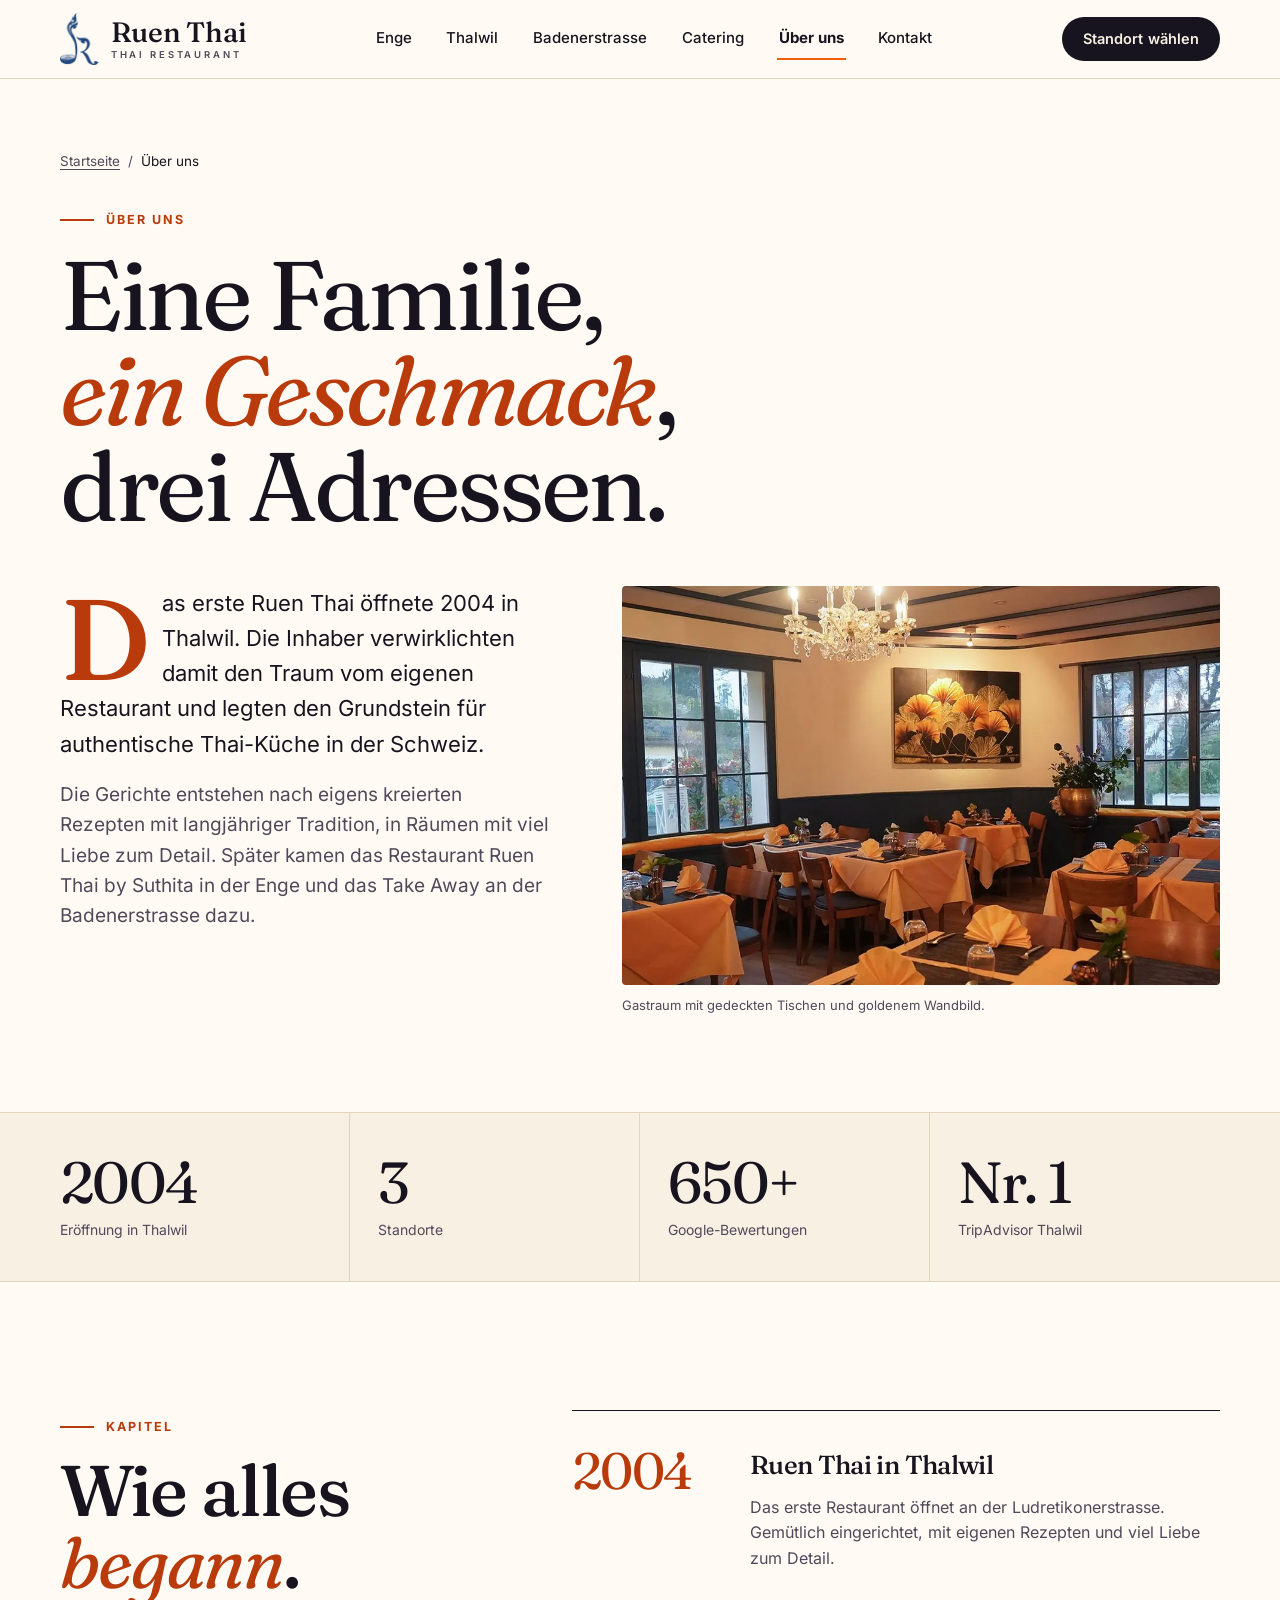
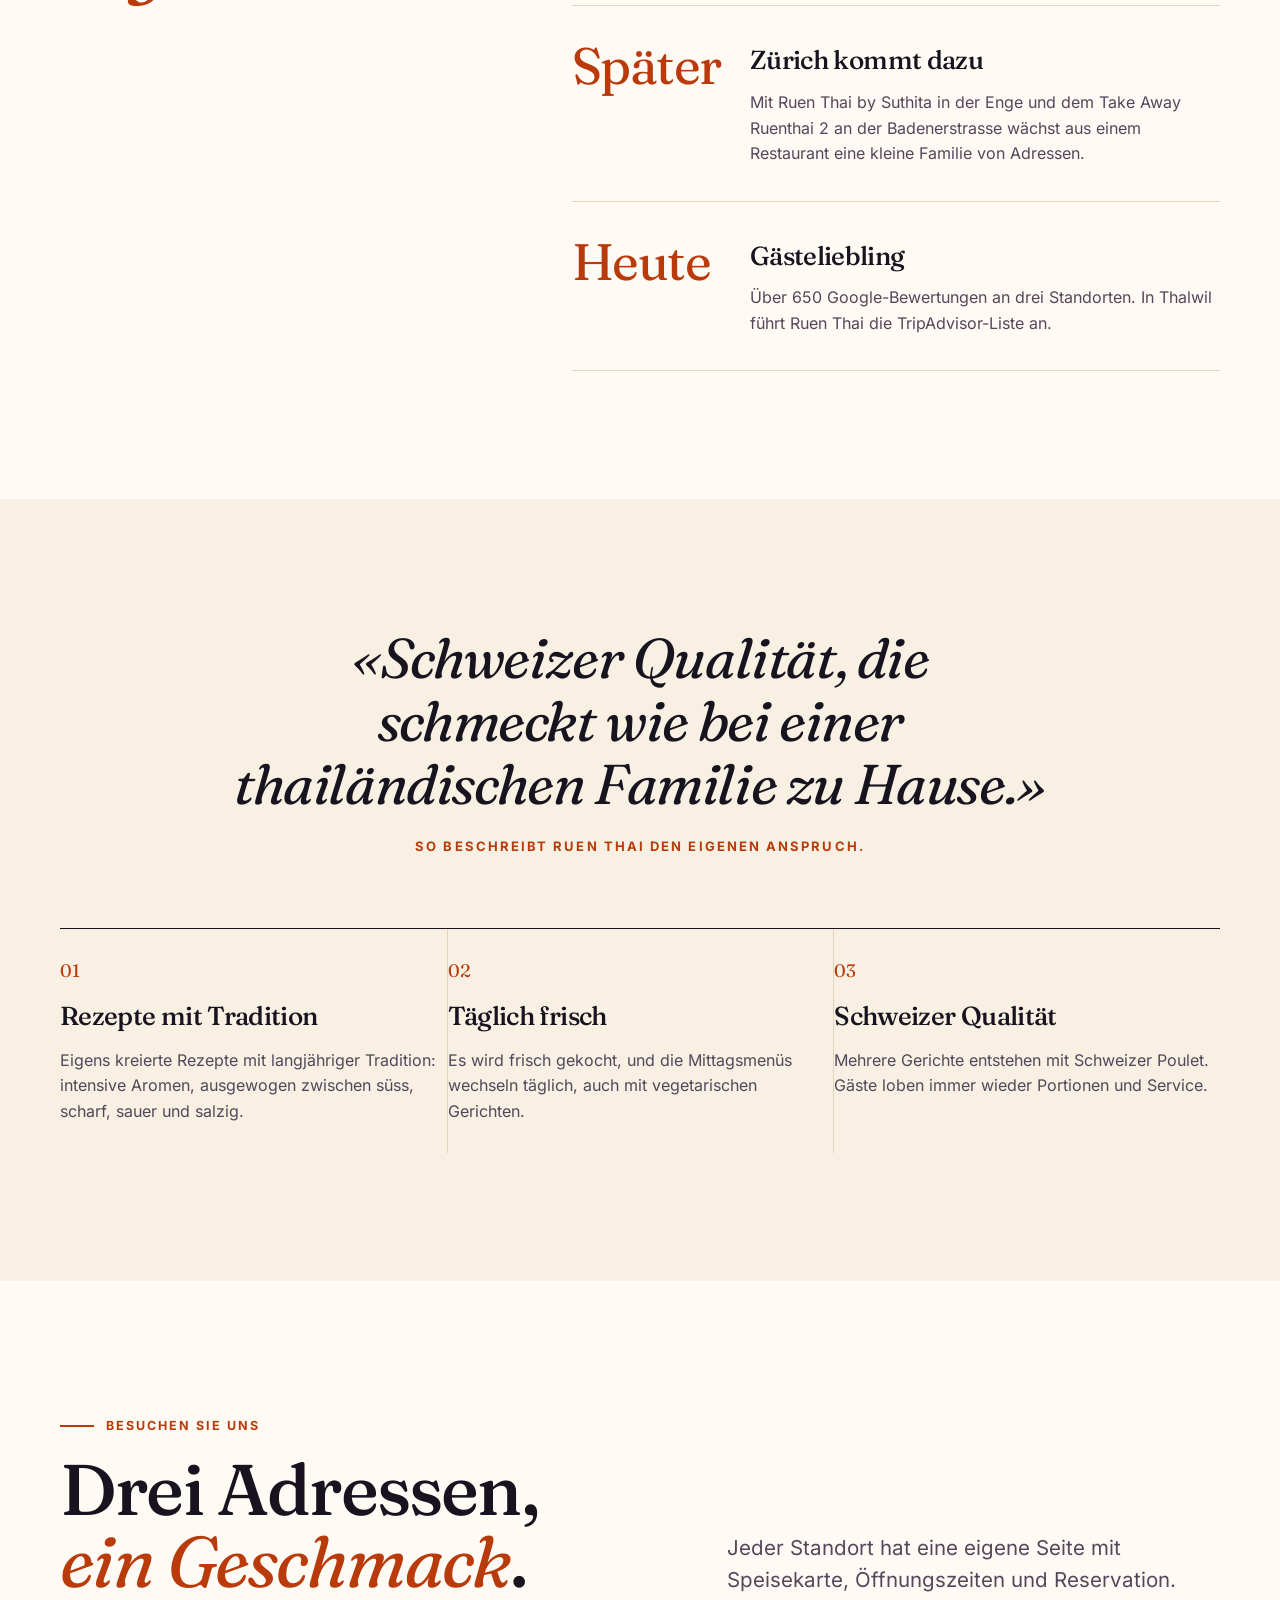
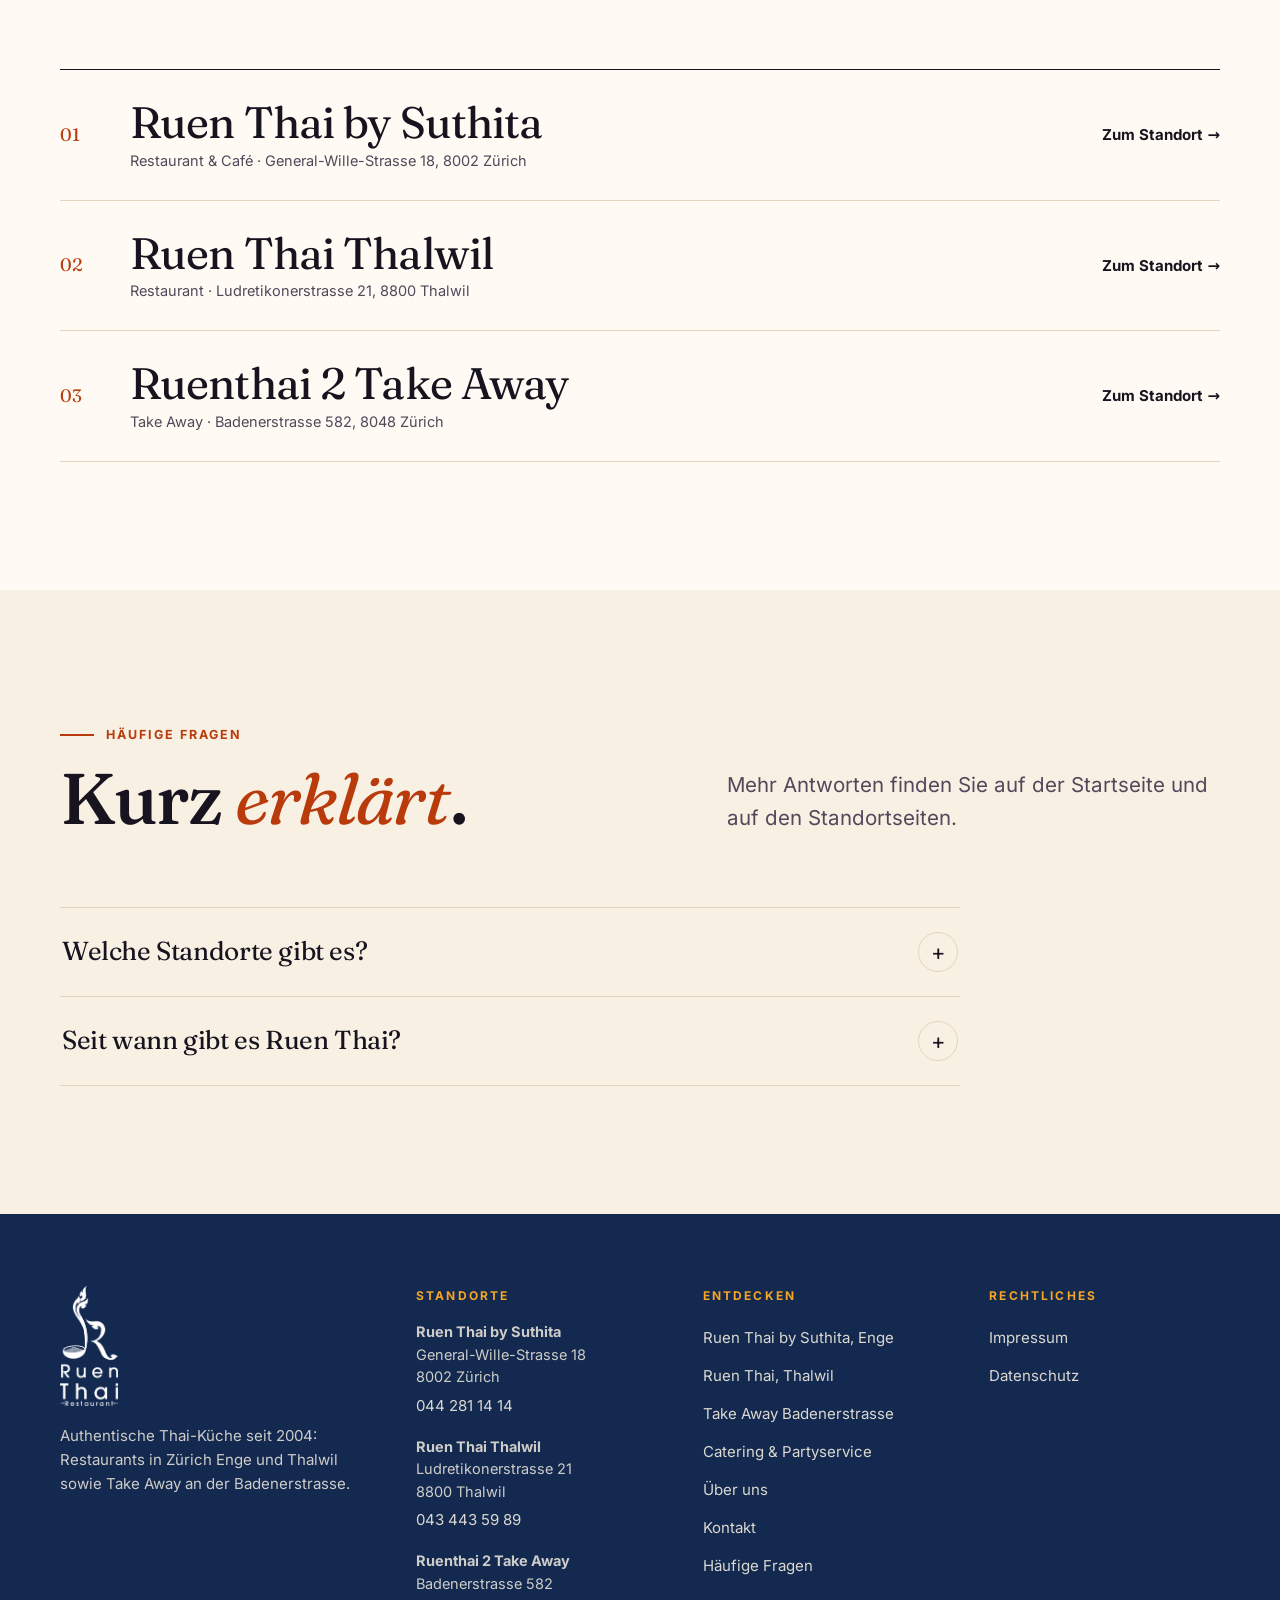
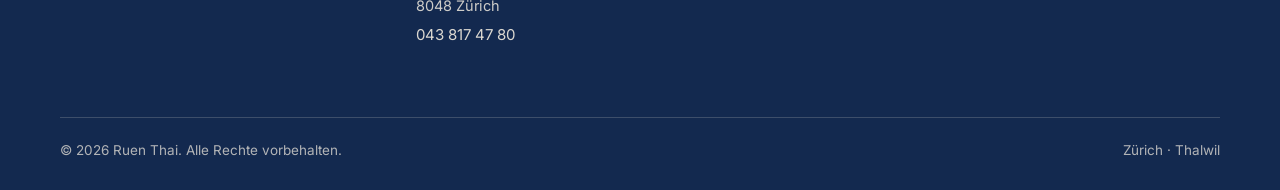
<file: ueber-uns.html>
<!DOCTYPE html>
<html lang="de-CH">
<head>
<meta charset="UTF-8">
<meta name="viewport" content="width=device-width, initial-scale=1.0">
<title>Über uns – Ruen Thai, Thai-Küche seit 2004 in Zürich &amp; Thalwil</title>
<meta name="description" content="Die Geschichte von Ruen Thai: 2004 in Thalwil eröffnet, heute zwei Restaurants und ein Take Away in Zürich und Thalwil. Authentische Thai-Küche mit Tradition.">
<meta name="robots" content="noindex, nofollow, noarchive, nosnippet">
<link rel="canonical" href="https://ruenthairestaurant.ch/ueber-uns">
<meta name="theme-color" content="#13294F">
<link rel="icon" href="/favicon.ico" sizes="any">
<link rel="icon" type="image/png" href="/assets/img/favicon.png">
<link rel="apple-touch-icon" href="/apple-touch-icon.png">
<meta property="og:type" content="website">
<meta property="og:site_name" content="Ruen Thai">
<meta property="og:locale" content="de_CH">
<meta property="og:title" content="Über uns – Ruen Thai, Thai-Küche seit 2004 in Zürich &amp; Thalwil">
<meta property="og:description" content="Die Geschichte von Ruen Thai: 2004 in Thalwil eröffnet, heute zwei Restaurants und ein Take Away in Zürich und Thalwil. Authentische Thai-Küche mit Tradition.">
<meta property="og:url" content="https://ruenthairestaurant.ch/ueber-uns">
<meta property="og:image" content="https://ruenthairestaurant.ch/assets/img/og-image.jpg">
<meta property="og:image:width" content="1200">
<meta property="og:image:height" content="630">
<meta name="twitter:card" content="summary_large_image">
<meta name="twitter:title" content="Über uns – Ruen Thai, Thai-Küche seit 2004 in Zürich &amp; Thalwil">
<meta name="twitter:description" content="Die Geschichte von Ruen Thai: 2004 in Thalwil eröffnet, heute zwei Restaurants und ein Take Away in Zürich und Thalwil. Authentische Thai-Küche mit Tradition.">
<meta name="twitter:image" content="https://ruenthairestaurant.ch/assets/img/og-image.jpg">
<link rel="preload" href="/assets/fonts/fraunces.woff2" as="font" type="font/woff2" crossorigin>
<link rel="preload" href="/assets/fonts/inter.woff2" as="font" type="font/woff2" crossorigin>
<link rel="stylesheet" href="/assets/css/style.css?v=2026-10-15">
<script>document.documentElement.classList.add('js')</script>
<script type="application/ld+json">{"@context":"https://schema.org","@graph":[{"@type":"Organization","@id":"https://ruenthairestaurant.ch/#organization","name":"Ruen Thai","url":"https://ruenthairestaurant.ch/","logo":"https://ruenthairestaurant.ch/assets/img/logo-full.png","foundingDate":"2004","areaServed":[{"@type":"City","name":"Zürich"},{"@type":"City","name":"Thalwil"}],"subOrganization":[{"@id":"https://ruenthairestaurant.ch/enge#restaurant"},{"@id":"https://ruenthairestaurant.ch/thalwil#restaurant"},{"@id":"https://ruenthairestaurant.ch/badenerstrasse#restaurant"}]},{"@type":"AboutPage","@id":"https://ruenthairestaurant.ch/ueber-uns#page","url":"https://ruenthairestaurant.ch/ueber-uns","name":"Über uns – Ruen Thai","about":{"@id":"https://ruenthairestaurant.ch/#organization"},"inLanguage":"de-CH"},{"@type":"BreadcrumbList","itemListElement":[{"@type":"ListItem","position":1,"name":"Startseite","item":"https://ruenthairestaurant.ch/"},{"@type":"ListItem","position":2,"name":"Über uns","item":"https://ruenthairestaurant.ch/ueber-uns"}]},{"@type":"FAQPage","mainEntity":[{"@type":"Question","name":"Welche Standorte gibt es?","acceptedAnswer":{"@type":"Answer","text":"Ruen Thai gibt es an drei Standorten: das Restaurant Ruen Thai by Suthita an der General-Wille-Strasse 18 in Zürich Enge, das Restaurant Ruen Thai an der Ludretikonerstrasse 21 in Thalwil und das Take Away Ruenthai 2 an der Badenerstrasse 582 in Zürich."}},{"@type":"Question","name":"Seit wann gibt es Ruen Thai?","acceptedAnswer":{"@type":"Answer","text":"Das erste Ruen Thai Restaurant eröffnete 2004 in Thalwil. Seither sind weitere Standorte in Zürich dazugekommen."}}]}]}</script></head>
<body>
<a class="skip-link" href="#main">Zum Inhalt springen</a>
<header class="site-header">
  <div class="container site-header__inner">
    <a class="brand" href="/" aria-label="Ruen Thai – Startseite">
      <img src="/assets/img/logo-icon.png" width="39" height="52" alt="">
      <span class="brand__word">Ruen Thai<small>Thai Restaurant</small></span>
    </a>
    <nav class="nav" id="site-nav" aria-label="Hauptnavigation"><a href="/enge">Enge</a><a href="/thalwil">Thalwil</a><a href="/badenerstrasse">Badenerstrasse</a><a href="/catering">Catering</a><a href="/ueber-uns" aria-current="page">Über uns</a><a href="/kontakt">Kontakt</a></nav>
    <div class="header-actions">
      <a class="btn btn--primary btn--sm" href="/#standorte">Standort wählen</a>
      <button type="button" class="nav-toggle" id="nav-toggle" aria-expanded="false" aria-controls="site-nav" aria-label="Menü öffnen"><span></span><span></span><span></span></button>
    </div>
  </div>
</header>
<main id="main">

<section class="pg-hero">
  <div class="container">
    <nav class="crumbs crumbs--dark" aria-label="Brotkrumen"><a href="/">Startseite</a><span aria-hidden="true">/</span><span aria-current="page">Über uns</span></nav>
    <p class="eyebrow">Über uns</p>
    <h1 class="pg-hero__title">Eine Familie, <em>ein Geschmack</em>, drei Adressen.</h1>
    <div class="pg-hero__grid">
      <div class="pg-hero__text">
        <p class="dropcap">Das erste Ruen Thai öffnete 2004 in Thalwil. Die Inhaber verwirklichten damit den Traum vom eigenen Restaurant und legten den Grundstein für authentische Thai-Küche in der Schweiz.</p>
        <p>Die Gerichte entstehen nach eigens kreierten Rezepten mit langjähriger Tradition, in Räumen mit viel Liebe zum Detail. Später kamen das Restaurant Ruen Thai by Suthita in der Enge und das Take Away an der Badenerstrasse dazu.</p>
      </div>
      <figure class="pg-hero__photo"><img src="/assets/img/about-interior.webp" width="1000" height="750" alt="Gastraum mit gedeckten Tischen, Kristalllüster und goldenem Wandbild" fetchpriority="high"><figcaption>Gastraum mit gedeckten Tischen und goldenem Wandbild.</figcaption></figure>
    </div>
  </div>
</section>

<section class="facts-strip" aria-label="Ruen Thai in Zahlen">
  <div class="container facts-strip__grid">
    <div><b>2004</b><span>Eröffnung in Thalwil</span></div>
    <div><b>3</b><span>Standorte</span></div>
    <div><b>650+</b><span>Google-Bewertungen</span></div>
    <div><b>Nr. 1</b><span>TripAdvisor Thalwil</span></div>
  </div>
</section>

<section class="section">
  <div class="container chapters">
    <div class="chapters__head reveal"><p class="eyebrow">Kapitel</p><h2 class="h2">Wie alles <em>begann</em>.</h2></div>
    <ol class="chapters__list">
      <li class="reveal"><b>2004</b><div><h3>Ruen Thai in Thalwil</h3><p>Das erste Restaurant öffnet an der Ludretikonerstrasse. Gemütlich eingerichtet, mit eigenen Rezepten und viel Liebe zum Detail.</p></div></li>
      <li class="reveal"><b>Später</b><div><h3>Zürich kommt dazu</h3><p>Mit Ruen Thai by Suthita in der Enge und dem Take Away Ruenthai 2 an der Badenerstrasse wächst aus einem Restaurant eine kleine Familie von Adressen.</p></div></li>
      <li class="reveal"><b>Heute</b><div><h3>Gästeliebling</h3><p>Über 650 Google-Bewertungen an drei Standorten. In Thalwil führt Ruen Thai die TripAdvisor-Liste an.</p></div></li>
    </ol>
  </div>
</section>

<section class="section section--cream">
  <div class="container">
    <div class="pull reveal">
      <p class="pull__q">«Schweizer Qualität, die schmeckt wie bei einer thailändischen Familie zu Hause.»</p>
      <p class="pull__a">So beschreibt Ruen Thai den eigenen Anspruch.</p>
    </div>
    <div class="principles">
      <div class="reveal"><span>01</span><h3>Rezepte mit Tradition</h3><p>Eigens kreierte Rezepte mit langjähriger Tradition: intensive Aromen, ausgewogen zwischen süss, scharf, sauer und salzig.</p></div>
      <div class="reveal"><span>02</span><h3>Täglich frisch</h3><p>Es wird frisch gekocht, und die Mittagsmenüs wechseln täglich, auch mit vegetarischen Gerichten.</p></div>
      <div class="reveal"><span>03</span><h3>Schweizer Qualität</h3><p>Mehrere Gerichte entstehen mit Schweizer Poulet. Gäste loben immer wieder Portionen und Service.</p></div>
    </div>
  </div>
</section>

<section class="section">
  <div class="container">
    <div class="section-head">
      <div><p class="eyebrow">Besuchen Sie uns</p><h2 class="h2">Drei Adressen, <em>ein Geschmack</em>.</h2></div>
      <p class="lead">Jeder Standort hat eine eigene Seite mit Speisekarte, Öffnungszeiten und Reservation.</p>
    </div>
    <div class="row-locs"><a class="row-loc reveal" href="/enge"><span class="row-loc__n">01</span>
  <span class="row-loc__main"><b>Ruen Thai by Suthita</b><small>Restaurant &amp; Café · General-Wille-Strasse 18, 8002 Zürich</small></span>
  <span class="row-loc__go">Zum Standort <span class="arrow" aria-hidden="true">→</span></span></a><a class="row-loc reveal" href="/thalwil"><span class="row-loc__n">02</span>
  <span class="row-loc__main"><b>Ruen Thai Thalwil</b><small>Restaurant · Ludretikonerstrasse 21, 8800 Thalwil</small></span>
  <span class="row-loc__go">Zum Standort <span class="arrow" aria-hidden="true">→</span></span></a><a class="row-loc reveal" href="/badenerstrasse"><span class="row-loc__n">03</span>
  <span class="row-loc__main"><b>Ruenthai 2 Take Away</b><small>Take Away · Badenerstrasse 582, 8048 Zürich</small></span>
  <span class="row-loc__go">Zum Standort <span class="arrow" aria-hidden="true">→</span></span></a></div>
  </div>
</section>

<section class="section section--cream">
  <div class="container">
    <div class="section-head">
      <div><p class="eyebrow">Häufige Fragen</p><h2 class="h2">Kurz <em>erklärt</em>.</h2></div>
      <p class="lead">Mehr Antworten finden Sie auf der Startseite und auf den Standortseiten.</p>
    </div>
    <div class="faq"><details><summary>Welche Standorte gibt es?</summary><div><p>Ruen Thai gibt es an drei Standorten: das Restaurant Ruen Thai by Suthita an der General-Wille-Strasse 18 in Zürich Enge, das Restaurant Ruen Thai an der Ludretikonerstrasse 21 in Thalwil und das Take Away Ruenthai 2 an der Badenerstrasse 582 in Zürich.</p></div></details><details><summary>Seit wann gibt es Ruen Thai?</summary><div><p>Das erste Ruen Thai Restaurant eröffnete 2004 in Thalwil. Seither sind weitere Standorte in Zürich dazugekommen.</p></div></details></div>
  </div>
</section>

</main>
<footer class="site-footer">
  <div class="container">
    <div class="footer-grid">
      <div class="footer-brand">
        <img src="/assets/img/logo-full-white.png" width="63" height="130" alt="Ruen Thai Restaurant" loading="lazy">
        <p>Authentische Thai-Küche seit 2004: Restaurants in Zürich Enge und Thalwil sowie Take Away an der Badenerstrasse.</p>
      </div>
      <div class="footer-col"><h2>Standorte</h2><address><strong>Ruen Thai by Suthita</strong><br>General-Wille-Strasse 18<br>8002 Zürich<br><a href="tel:+41442811414">044 281 14 14</a></address><address><strong>Ruen Thai Thalwil</strong><br>Ludretikonerstrasse 21<br>8800 Thalwil<br><a href="tel:+41434435989">043 443 59 89</a></address><address><strong>Ruenthai 2 Take Away</strong><br>Badenerstrasse 582<br>8048 Zürich<br><a href="tel:+41438174780">043 817 47 80</a></address></div>
      <div class="footer-col"><h2>Entdecken</h2><ul>
        <li><a href="/enge">Ruen Thai by Suthita, Enge</a></li>
        <li><a href="/thalwil">Ruen Thai, Thalwil</a></li>
        <li><a href="/badenerstrasse">Take Away Badenerstrasse</a></li>
        <li><a href="/catering">Catering &amp; Partyservice</a></li>
        <li><a href="/ueber-uns">Über uns</a></li>
        <li><a href="/kontakt">Kontakt</a></li>
        <li><a href="/#faq">Häufige Fragen</a></li>
      </ul></div>
      <div class="footer-col"><h2>Rechtliches</h2><ul>
        <li><a href="/impressum">Impressum</a></li>
        <li><a href="/datenschutz">Datenschutz</a></li>
      </ul></div>
    </div>
    <div class="footer-base"><span>© 2026 Ruen Thai. Alle Rechte vorbehalten.</span><span>Zürich · Thalwil</span></div>
  </div>
</footer>
<script src="/assets/js/main.js?v=2026-10-15" defer></script>
</body>
</html>
</file>
<file: assets/css/style.css>
/* ==========================================================================
   Ruen Thai — Stylesheet (mobile-first)
   Design: "Thai Silk & Lacquer" — warmes Creme, tiefes Indigo aus dem Logo,
   Lack-Rot und Safran-Orange (Marken-Orange der früheren Website #f55d05).
   Jeder Standort hat ein eigenes Farbthema im gemeinsamen System.
   Gestaltungsmotive: Bogenfenster (Arch-Fotos), Seigaiha-Wellen aus der
   Suppenschale im Logo, grosse Serif-Typografie (Fraunces) + Inter.
   ========================================================================== */

@font-face { font-family: 'Fraunces'; src: url('../fonts/fraunces.woff2') format('woff2'); font-weight: 100 900; font-style: normal; font-display: swap; }
@font-face { font-family: 'Fraunces'; src: url('../fonts/fraunces-italic.woff2') format('woff2'); font-weight: 100 900; font-style: italic; font-display: swap; }
@font-face { font-family: 'Inter'; src: url('../fonts/inter.woff2') format('woff2'); font-weight: 100 900; font-style: normal; font-display: swap; }
@font-face { font-family: 'Noto Sans Thai'; src: url('../fonts/noto-sans-thai.woff2') format('woff2'); font-weight: 100 900; font-style: normal; font-display: swap; unicode-range: U+0E01-0E5B; }

:root {
  --cream: #F7F0E3;
  --paper: #FFFBF4;
  --sand: #EBDFCB;
  --ink: #17141F;
  --ink-mid: #51485A;
  --line: #E2D4BD;
  --indigo: #13294F;
  --indigo-2: #1F4378;       /* Logo-Blau */
  --lacquer: #5E1D18;
  --saffron: #F55D05;        /* Marken-Orange */
  --gold: #F5A524;
  --accent-text: #B93A0A;    /* AA-konformes Orange für Text auf Creme/Papier (5.3:1) */
  --ok: #1D6B3A;

  --font-serif: 'Fraunces', 'Iowan Old Style', Georgia, serif;
  --font-sans: 'Inter', system-ui, -apple-system, 'Segoe UI', Roboto, sans-serif;
  --font-thai: 'Noto Sans Thai', 'Thonburi', 'Leelawadee UI', sans-serif;

  --container: 1240px;
  --gutter: 20px;
  --header-h: 68px;
  --radius: 14px;
  --arch: 999px 999px 0 0;

  /* Themen (pro Standort überschrieben) */
  --t-bg: var(--indigo);
  --t-fg: var(--cream);
  --t-accent: var(--gold);
  --t-muted: rgba(247, 240, 227, .74);
  --t-line: rgba(247, 240, 227, .22);
}
.theme-navy    { --t-bg: var(--indigo);  --t-fg: var(--cream); --t-accent: var(--gold); --t-muted: rgba(247,240,227,.74); --t-line: rgba(247,240,227,.22); }
.theme-lacquer { --t-bg: var(--lacquer); --t-fg: var(--cream); --t-accent: #F2C879;     --t-muted: rgba(247,240,227,.76); --t-line: rgba(247,240,227,.24); }
.theme-saffron { --t-bg: var(--saffron); --t-fg: #1B1308;      --t-accent: #1B1308;     --t-muted: rgba(27,19,8,.8);      --t-line: rgba(27,19,8,.26); }

*, *::before, *::after { box-sizing: border-box; }
html { scroll-behavior: smooth; -webkit-text-size-adjust: 100%; }
@media (prefers-reduced-motion: reduce) { html { scroll-behavior: auto; } }
body {
  margin: 0; background: var(--paper); color: var(--ink);
  font-family: var(--font-sans); font-size: 16px; line-height: 1.6;
  -webkit-font-smoothing: antialiased; overflow-x: hidden;
}
h1, h2, h3, h4, p, figure, blockquote, dl, dd, ul, ol { margin: 0; }
ul, ol { padding: 0; list-style: none; }
img, picture, svg { display: block; max-width: 100%; }
img { height: auto; }
a { color: inherit; text-decoration: none; }
button { font: inherit; cursor: pointer; }
:focus-visible { outline: 3px solid var(--saffron); outline-offset: 3px; border-radius: 4px; }
::selection { background: var(--gold); color: var(--ink); }

.skip-link { position: absolute; left: -999px; top: 0; z-index: 300; background: var(--ink); color: #fff; padding: 12px 18px; }
.skip-link:focus { left: 10px; top: 10px; }
.container { width: 100%; max-width: var(--container); margin: 0 auto; padding: 0 var(--gutter); }
@media (min-width: 900px) { :root { --gutter: 40px; --header-h: 78px; } }

/* ---------- Typografie ---------- */
.serif { font-family: var(--font-serif); }
h1, h2, h3 { font-family: var(--font-serif); font-weight: 500; letter-spacing: -.025em; text-wrap: balance; }
.display { font-size: clamp(46px, 9.4vw, 128px); line-height: .94; letter-spacing: -.035em; font-weight: 500; }
.display em, .h2 em, .t-title em { font-style: italic; font-weight: 400; color: var(--accent-text); }
.h2 { font-size: clamp(34px, 5.6vw, 72px); line-height: 1; }
.h3 { font-size: clamp(24px, 3vw, 34px); line-height: 1.1; }
.lead { font-size: clamp(17px, 1.6vw, 21px); line-height: 1.6; color: var(--ink-mid); max-width: 60ch; text-wrap: pretty; }
.eyebrow {
  display: inline-flex; align-items: center; gap: 12px; margin-bottom: 18px;
  font-size: 12.5px; font-weight: 700; letter-spacing: .16em; text-transform: uppercase; color: var(--accent-text);
}
.eyebrow::before { content: ""; width: 34px; height: 1.5px; background: currentColor; }
.thai { font-family: var(--font-thai); }

.section { padding: 80px 0; }
@media (min-width: 900px) { .section { padding: 128px 0; } }
.section--cream { background: var(--cream); }
.section--dark { background: var(--indigo); color: var(--cream); }
.section--dark .lead { color: rgba(247,240,227,.78); }
.section--dark .eyebrow { color: var(--gold); }
.section-head { display: grid; gap: 22px; margin-bottom: 52px; }
@media (min-width: 900px) { .section-head { grid-template-columns: 1.1fr .9fr; align-items: end; gap: 64px; margin-bottom: 72px; } }

/* ---------- Buttons ---------- */
.btn {
  display: inline-flex; align-items: center; justify-content: center; gap: 10px; min-height: 48px;
  padding: 13px 26px; border: 1.5px solid transparent; border-radius: 999px;
  font-size: 15.5px; font-weight: 600; letter-spacing: .005em; transition: transform .2s ease, background .2s ease, color .2s ease, border-color .2s ease;
}
.btn:hover { transform: translateY(-2px); }
.btn--primary { background: var(--ink); color: var(--cream); }
.btn--primary:hover { background: var(--indigo-2); }
.btn--accent { background: var(--saffron); color: #1B1308; }
.btn--accent:hover { background: var(--gold); }
.btn--ghost { border-color: currentColor; background: transparent; }
.btn--ghost:hover { background: rgba(127,127,127,.12); }
.btn--sm { min-height: 42px; padding: 9px 20px; font-size: 14.5px; }
.btn .arrow { transition: transform .2s ease; }
.btn:hover .arrow { transform: translateX(4px); }
.link-arrow { display: inline-flex; gap: 8px; font-weight: 700; border-bottom: 1.5px solid currentColor; padding-bottom: 2px; }

/* ---------- Header ---------- */
.site-header { position: sticky; top: 0; z-index: 100; background: rgba(255,251,244,.94); backdrop-filter: blur(14px); -webkit-backdrop-filter: blur(14px); border-bottom: 1px solid var(--line); }
.site-header__inner { display: flex; align-items: center; justify-content: space-between; gap: 16px; height: var(--header-h); }
.brand { display: flex; align-items: center; gap: 12px; flex: none; }
.brand img { height: 44px; width: auto; }
.brand__word { font-family: var(--font-serif); font-weight: 500; font-size: 24px; letter-spacing: -.01em; line-height: 1; }
.brand__word small { display: block; margin-top: 4px; font-family: var(--font-sans); font-size: 9.5px; letter-spacing: .3em; text-transform: uppercase; color: var(--ink-mid); font-weight: 600; }
@media (min-width: 900px) { .brand img { height: 52px; } .brand__word { font-size: 28px; } }

.nav { display: none; }
.nav a { font-size: 15px; font-weight: 500; padding: 8px 2px; border-bottom: 2px solid transparent; transition: border-color .2s ease, color .2s ease; }
.nav a:hover { color: var(--accent-text); }
.nav a[aria-current="page"] { border-bottom-color: var(--saffron); font-weight: 700; }
.header-actions { display: flex; align-items: center; gap: 12px; }
.header-actions .btn { display: none; }
.nav-toggle { width: 46px; height: 46px; display: grid; place-content: center; gap: 6px; border: 1.5px solid var(--line); border-radius: 999px; background: transparent; }
.nav-toggle span { display: block; width: 18px; height: 2px; background: var(--ink); transition: transform .25s ease, opacity .2s ease; }
.nav-toggle[aria-expanded="true"] span:nth-child(1) { transform: translateY(8px) rotate(45deg); }
.nav-toggle[aria-expanded="true"] span:nth-child(2) { opacity: 0; }
.nav-toggle[aria-expanded="true"] span:nth-child(3) { transform: translateY(-8px) rotate(-45deg); }
/* Desktop-Navigation erst ab 1100px: sechs Menüpunkte brauchen Platz */
@media (max-width: 1099px) {
  .nav.is-open {
    display: flex; flex-direction: column; position: fixed; inset: var(--header-h) 0 0 0; z-index: 99;
    background: var(--paper); padding: 28px var(--gutter) 40px; gap: 4px; overflow-y: auto;
  }
  .nav.is-open a { font-family: var(--font-serif); font-size: 34px; padding: 14px 0; border-bottom: 1px solid var(--line); letter-spacing: -.02em; }
  .nav.is-open a[aria-current="page"] { color: var(--accent-text); border-bottom-color: var(--line); }
}
@media (min-width: 1100px) {
  .nav { display: flex; gap: clamp(18px, 2.4vw, 38px); }
  .nav-toggle { display: none; }
  .header-actions .btn { display: inline-flex; }
}

/* ---------- Wellen-Ornament (Seigaiha, vom Schalenmuster im Logo) ---------- */
.waves { position: relative; }
.waves::before {
  content: ""; position: absolute; inset: 0; pointer-events: none; opacity: .5;
  background-image: url("data:image/svg+xml,%3Csvg xmlns='http://www.w3.org/2000/svg' width='44' height='22' viewBox='0 0 44 22'%3E%3Cg fill='none' stroke='%23ffffff' stroke-opacity='.13' stroke-width='1.2'%3E%3Ccircle cx='0' cy='22' r='20'/%3E%3Ccircle cx='0' cy='22' r='14'/%3E%3Ccircle cx='0' cy='22' r='8'/%3E%3Ccircle cx='44' cy='22' r='20'/%3E%3Ccircle cx='44' cy='22' r='14'/%3E%3Ccircle cx='44' cy='22' r='8'/%3E%3Ccircle cx='22' cy='11' r='20'/%3E%3Ccircle cx='22' cy='11' r='14'/%3E%3Ccircle cx='22' cy='11' r='8'/%3E%3C/g%3E%3C/svg%3E");
  background-size: 44px 22px;
}
.waves > * { position: relative; }
.theme-saffron.waves::before, .waves--dark::before {
  background-image: url("data:image/svg+xml,%3Csvg xmlns='http://www.w3.org/2000/svg' width='44' height='22' viewBox='0 0 44 22'%3E%3Cg fill='none' stroke='%23000000' stroke-opacity='.13' stroke-width='1.2'%3E%3Ccircle cx='0' cy='22' r='20'/%3E%3Ccircle cx='0' cy='22' r='14'/%3E%3Ccircle cx='0' cy='22' r='8'/%3E%3Ccircle cx='44' cy='22' r='20'/%3E%3Ccircle cx='44' cy='22' r='14'/%3E%3Ccircle cx='44' cy='22' r='8'/%3E%3Ccircle cx='22' cy='11' r='20'/%3E%3Ccircle cx='22' cy='11' r='14'/%3E%3Ccircle cx='22' cy='11' r='8'/%3E%3C/g%3E%3C/svg%3E");
}

/* ---------- Status-Badge ---------- */
.status { display: inline-flex; align-items: center; gap: 9px; font-size: 14px; font-weight: 600; line-height: 1.3; }
.status i { width: 10px; height: 10px; flex: none; border-radius: 50%; background: #9A8F83; }
.status.is-open { color: var(--ok); }
.status.is-open i { background: #2BA45B; box-shadow: 0 0 0 4px rgba(43,164,91,.22); }
.status.is-closed { color: var(--ink-mid); }
.on-theme .status { color: var(--t-fg); }
.on-theme .status.is-open i { background: #52E08F; box-shadow: 0 0 0 4px rgba(82,224,143,.25); }
.on-theme .status.is-closed i { background: var(--t-muted); }

/* ---------- Home: Hero ---------- */
.hero { position: relative; overflow: hidden; background: var(--cream); padding: 44px 0 0; }
.hero__grid { display: grid; gap: 40px; align-items: end; }
.hero__copy { padding-bottom: 36px; }
.hero__kicker { display: flex; align-items: center; gap: 14px; margin-bottom: 26px; font-size: 13px; font-weight: 700; letter-spacing: .16em; text-transform: uppercase; color: var(--accent-text); }
.hero__kicker .thai { font-size: 20px; letter-spacing: 0; text-transform: none; color: var(--ink); font-weight: 600; }
.hero .display { margin-bottom: 26px; }
.hero__lead { max-width: 46ch; font-size: clamp(17px, 1.7vw, 21px); color: var(--ink-mid); margin-bottom: 32px; }
.hero__actions { display: flex; flex-wrap: wrap; gap: 12px; }
.hero__arches { display: grid; grid-template-columns: 1fr 1.18fr 1fr; gap: 12px; align-items: end; height: clamp(260px, 62vw, 560px); }
.arch { overflow: hidden; border-radius: var(--arch); background: var(--sand); }
.arch img { width: 100%; height: 100%; object-fit: cover; }
.hero__arches .arch:nth-child(1) { height: 74%; }
.hero__arches .arch:nth-child(2) { height: 100%; }
.hero__arches .arch:nth-child(3) { height: 62%; }
@media (min-width: 960px) {
  .hero { padding-top: 64px; }
  .hero__grid { grid-template-columns: 1.08fr .92fr; gap: 56px; }
  .hero__copy { padding-bottom: 72px; }
  .hero__arches { height: clamp(440px, 46vw, 640px); gap: 16px; }
}
.hero__stats { display: flex; flex-wrap: wrap; gap: 14px 40px; padding: 26px 0 30px; border-top: 1px solid var(--line); margin-top: 34px; }
.hero__stats div { display: flex; flex-direction: column; }
.hero__stats b { font-family: var(--font-serif); font-size: clamp(30px, 4vw, 46px); font-weight: 500; line-height: 1; letter-spacing: -.02em; }
.hero__stats span { font-size: 13.5px; color: var(--ink-mid); margin-top: 6px; }

/* ---------- Home: Marquee ---------- */
.marquee { background: var(--ink); color: var(--cream); overflow: hidden; padding: 18px 0; }
.marquee__track { display: flex; width: max-content; animation: marquee 42s linear infinite; }
.marquee__group { display: flex; align-items: center; flex: none; }
.marquee__group span { font-family: var(--font-serif); font-size: clamp(22px, 3vw, 34px); font-style: italic; font-weight: 400; padding: 0 26px; white-space: nowrap; }
.marquee__group span.thai { font-family: var(--font-thai); font-style: normal; font-size: clamp(19px, 2.4vw, 28px); color: var(--gold); }
.marquee__group i { width: 8px; height: 8px; border-radius: 50%; background: var(--saffron); flex: none; }
@keyframes marquee { to { transform: translateX(-50%); } }
@media (prefers-reduced-motion: reduce) { .marquee__track { animation: none; flex-wrap: wrap; width: auto; } }

/* ---------- Home: Standorte ---------- */
.locs { display: grid; gap: 18px; }
@media (min-width: 900px) { .locs { grid-template-columns: repeat(3, 1fr); gap: 22px; } }
.loc {
  position: relative; display: flex; flex-direction: column; overflow: hidden; min-height: 520px;
  background: var(--t-bg); color: var(--t-fg); border-radius: var(--radius); padding: 28px 26px 30px;
  transition: transform .35s ease, box-shadow .35s ease;
}
.loc:hover { transform: translateY(-6px); box-shadow: 0 26px 50px rgba(23,20,31,.2); }
.loc__top { display: flex; justify-content: space-between; align-items: center; margin-bottom: 20px; }
.loc__num { font-family: var(--font-serif); font-size: 18px; letter-spacing: .02em; color: var(--t-accent); }
.loc__badge { font-size: 11.5px; font-weight: 700; letter-spacing: .14em; text-transform: uppercase; padding: 6px 12px; border: 1px solid var(--t-line); border-radius: 999px; }
.loc__photo { margin: 0 auto 26px; width: min(78%, 280px); aspect-ratio: 4/5; overflow: hidden; border-radius: var(--arch); background: rgba(0,0,0,.2); }
.loc__photo img { width: 100%; height: 100%; object-fit: cover; transition: transform .7s ease; }
.loc:hover .loc__photo img { transform: scale(1.06); }
.loc__title { font-size: clamp(30px, 3vw, 38px); line-height: 1.02; margin-bottom: 8px; }
.loc__addr { color: var(--t-muted); font-size: 15px; margin-bottom: 16px; }
.loc__meta { margin-top: auto; padding-top: 18px; border-top: 1px solid var(--t-line); display: flex; flex-direction: column; gap: 12px; }
.loc__rating { font-size: 14px; color: var(--t-muted); }
.loc__rating b { color: var(--t-fg); }
.loc__cta { display: inline-flex; align-items: center; gap: 10px; font-weight: 700; font-size: 16px; }
.loc__cta .arrow { transition: transform .25s ease; }
.loc:hover .loc__cta .arrow { transform: translateX(6px); }
.loc a.loc__link::after { content: ""; position: absolute; inset: 0; z-index: 2; }   /* ganze Karte klickbar */

/* ---------- Home: Geschichte ---------- */
.story { overflow: hidden; }
.story__grid { display: grid; gap: 52px; }
@media (min-width: 960px) { .story__grid { grid-template-columns: 1fr 1fr; gap: 90px; align-items: center; } }
.story__year { font-family: var(--font-serif); font-size: clamp(110px, 24vw, 280px); line-height: .8; letter-spacing: -.06em; font-weight: 300; font-style: italic; color: transparent; -webkit-text-stroke: 1.5px rgba(245,165,36,.75); margin-bottom: 26px; }
.story__text p + p { margin-top: 16px; }
.story__photo { border-radius: var(--arch); overflow: hidden; aspect-ratio: 4/5; max-width: 480px; margin-inline: auto; width: 100%; }
.story__photo img { width: 100%; height: 100%; object-fit: cover; }
.timeline { display: grid; gap: 0; margin-top: 34px; border-top: 1px solid rgba(247,240,227,.2); }
.timeline li { display: grid; grid-template-columns: 90px 1fr; gap: 16px; padding: 18px 0; border-bottom: 1px solid rgba(247,240,227,.2); }
.timeline b { font-family: var(--font-serif); font-size: 26px; font-weight: 500; color: var(--gold); }
.timeline p { color: rgba(247,240,227,.82); font-size: 15.5px; }

/* ---------- Home: Gerichte (Bento) ---------- */
.bento { display: grid; grid-template-columns: repeat(2, 1fr); gap: 12px; }
.bento figure { position: relative; overflow: hidden; border-radius: var(--radius); background: var(--sand); min-height: 220px; }
.bento img { position: absolute; inset: 0; width: 100%; height: 100%; object-fit: cover; transition: transform .7s ease; }
.bento figure:hover img { transform: scale(1.05); }
.bento figcaption { position: absolute; left: 0; right: 0; bottom: 0; padding: 60px 18px 16px; color: #fff; background: linear-gradient(transparent, rgba(23,20,31,.78)); }
.bento figcaption b { display: block; font-family: var(--font-serif); font-size: 22px; font-weight: 500; letter-spacing: -.01em; }
.bento figcaption span { font-size: 13.5px; opacity: .88; display: none; }
.bento figure:first-child { grid-column: 1 / -1; min-height: 300px; }
@media (min-width: 900px) {
  .bento { grid-template-columns: repeat(4, 1fr); grid-auto-rows: 240px; gap: 16px; }
  .bento figure { min-height: 0; }
  .bento figure:nth-child(1) { grid-column: span 2; grid-row: span 2; }
  .bento figure:nth-child(4), .bento figure:nth-child(5), .bento figure:nth-child(6) { grid-column: span 2; }
  .bento figcaption span { display: block; }
}
.photo-note { margin-top: 16px; font-size: 13px; color: var(--ink-mid); }

/* ---------- Reviews ---------- */
.reviews { display: grid; gap: 18px; }
@media (min-width: 900px) { .reviews { grid-template-columns: repeat(3, 1fr); gap: 22px; } }
.review { position: relative; background: var(--paper); border: 1px solid var(--line); border-radius: var(--radius); padding: 38px 28px 28px; }
.review::before { content: "“"; position: absolute; top: 4px; left: 22px; font-family: var(--font-serif); font-size: 84px; line-height: 1; color: var(--saffron); }
.review blockquote { font-family: var(--font-serif); font-size: 21px; line-height: 1.4; letter-spacing: -.01em; text-wrap: pretty; }
.review figcaption { margin-top: 18px; font-size: 12.5px; letter-spacing: .12em; text-transform: uppercase; color: var(--ink-mid); font-weight: 600; }
.section--cream .review { background: var(--paper); }

/* ---------- FAQ ---------- */
.faq { max-width: 900px; border-top: 1px solid var(--line); }
.faq details { border-bottom: 1px solid var(--line); }
.faq summary {
  list-style: none; display: flex; align-items: center; justify-content: space-between; gap: 20px; cursor: pointer;
  padding: 24px 2px; font-family: var(--font-serif); font-size: clamp(20px, 2.4vw, 26px); letter-spacing: -.015em; line-height: 1.2;
}
.faq summary::-webkit-details-marker { display: none; }
.faq summary::after { content: "+"; flex: none; width: 40px; height: 40px; display: grid; place-items: center; border-radius: 50%; border: 1.5px solid var(--line); font-family: var(--font-sans); font-size: 22px; transition: transform .25s ease, background .25s ease; }
.faq details[open] summary::after { transform: rotate(45deg); background: var(--saffron); border-color: var(--saffron); }
.faq details > div { padding: 0 2px 26px; max-width: 68ch; color: var(--ink-mid); }
.faq details a { color: var(--accent-text); text-decoration: underline; }

/* ---------- Abschluss-Band ---------- */
.cta-band { background: var(--ink); color: var(--cream); text-align: center; padding: 84px 0; }
.cta-band .h2 { margin-bottom: 18px; }
.cta-band p { color: rgba(247,240,227,.78); max-width: 52ch; margin: 0 auto 32px; }
.cta-band__links { display: flex; flex-wrap: wrap; justify-content: center; gap: 12px; }

/* ---------- Footer ---------- */
.site-footer { background: var(--indigo); color: rgba(247,240,227,.82); padding: 72px 0 28px; }
.footer-grid { display: grid; gap: 40px; }
@media (min-width: 700px) { .footer-grid { grid-template-columns: repeat(2, 1fr); } }
@media (min-width: 1000px) { .footer-grid { grid-template-columns: 1.3fr 1fr 1fr 1fr; gap: 56px; } }
.footer-brand img { height: 120px; width: auto; margin-bottom: 18px; }
.footer-brand p { max-width: 34ch; font-size: 15px; }
.footer-col h2 { font-family: var(--font-sans); font-size: 12px; letter-spacing: .18em; text-transform: uppercase; color: var(--gold); margin-bottom: 16px; font-weight: 700; }
.footer-col ul { display: grid; gap: 4px; }
.footer-col a { display: inline-block; padding: 5px 0; font-size: 15px; color: rgba(247,240,227,.88); }
.footer-col a:hover { color: var(--gold); }
.footer-col address { font-style: normal; font-size: 14.5px; line-height: 1.55; margin-bottom: 14px; }
.footer-base { display: flex; flex-direction: column; gap: 10px; margin-top: 52px; padding-top: 22px; border-top: 1px solid rgba(247,240,227,.18); font-size: 13.5px; color: rgba(247,240,227,.7); }
@media (min-width: 700px) { .footer-base { flex-direction: row; justify-content: space-between; } }
.footer-base a:hover { color: var(--gold); }

/* ---------- Standortseite ---------- */
.l-hero { background: var(--t-bg); color: var(--t-fg); overflow: hidden; padding: 54px 0 0; }
.l-hero__grid { display: grid; gap: 40px; align-items: end; }
.l-hero__copy { padding-bottom: 30px; }
.crumbs { display: flex; flex-wrap: wrap; gap: 8px; margin-bottom: 30px; font-size: 13.5px; color: var(--t-muted); }
.crumbs a { text-decoration: underline; text-underline-offset: 3px; }
.crumbs span[aria-current] { color: var(--t-fg); }
.l-hero .eyebrow { color: var(--t-accent); }
.l-hero .display { font-size: clamp(44px, 8.4vw, 112px); margin-bottom: 24px; }
.l-hero .display em { color: var(--t-accent); }
.l-hero__lead { max-width: 52ch; font-size: clamp(17px, 1.6vw, 20px); color: var(--t-muted); margin-bottom: 28px; }
.l-hero__actions { display: flex; flex-wrap: wrap; gap: 12px; margin-bottom: 26px; }
.l-hero .btn--primary { background: var(--t-fg); color: var(--t-bg); }
.l-hero .btn--primary:hover { background: var(--t-accent); color: var(--t-bg); }
.l-hero .btn--ghost { color: var(--t-fg); border-color: var(--t-line); }
.l-hero__photo { margin: 0 auto; width: min(82%, 440px); aspect-ratio: 4/5; border-radius: var(--arch); overflow: hidden; background: rgba(0,0,0,.18); }
.l-hero__photo img { width: 100%; height: 100%; object-fit: cover; }
@media (min-width: 960px) {
  .l-hero { padding-top: 72px; }
  .l-hero__grid { grid-template-columns: 1.15fr .85fr; gap: 64px; }
  .l-hero__copy { padding-bottom: 80px; }
  .l-hero__photo { margin-inline: 0; width: 100%; max-width: 480px; margin-left: auto; }
}

.infobar { background: var(--paper); border-bottom: 1px solid var(--line); }
.infobar__grid { display: grid; grid-template-columns: 1fr 1fr; gap: 0; }
.infobar__item { padding: 20px 16px 20px 0; border-bottom: 1px solid var(--line); }
.infobar__item:nth-child(odd) { border-right: 1px solid var(--line); padding-right: 16px; }
.infobar__item:nth-child(even) { padding-left: 18px; }
.infobar__item:nth-last-child(-n+2) { border-bottom: none; }
.infobar__item small { display: block; font-size: 11.5px; letter-spacing: .14em; text-transform: uppercase; color: var(--ink-mid); font-weight: 700; margin-bottom: 4px; }
.infobar__item b { font-family: var(--font-serif); font-size: 19px; font-weight: 500; line-height: 1.2; display: block; }
@media (min-width: 900px) {
  .infobar__grid { grid-template-columns: repeat(4, 1fr); }
  .infobar__item, .infobar__item:nth-child(odd), .infobar__item:nth-child(even) { border: none; border-right: 1px solid var(--line); padding: 26px 24px; }
  .infobar__item:first-child { padding-left: 0; }
  .infobar__item:last-child { border-right: none; }
  .infobar__item b { font-size: 22px; }
}

.l-intro { display: grid; gap: 44px; }
@media (min-width: 900px) { .l-intro { grid-template-columns: 1.2fr .8fr; gap: 90px; align-items: start; } }
.l-intro .lead { margin-top: 22px; }
.facts { display: grid; gap: 14px; margin-top: 34px; }
.facts li { display: flex; gap: 14px; align-items: flex-start; font-size: 16.5px; }
.facts li::before { content: ""; flex: none; width: 12px; height: 12px; margin-top: .55em; border-radius: 50% 50% 0 50%; background: var(--saffron); transform: rotate(45deg); }
.hours-card { background: var(--cream); border-radius: var(--radius); padding: 30px 28px; border: 1px solid var(--line); }
.hours-card h2 { font-size: 26px; margin-bottom: 18px; }
.hours { width: 100%; border-collapse: collapse; font-size: 16px; }
.hours th { text-align: left; font-weight: 600; padding: 11px 0; border-bottom: 1px solid var(--line); }
.hours td { text-align: right; padding: 11px 0; border-bottom: 1px solid var(--line); color: var(--ink-mid); font-variant-numeric: tabular-nums; }
.hours tr:last-child th, .hours tr:last-child td { border-bottom: none; }
.hours tr.is-today th, .hours tr.is-today td { color: var(--ink); font-weight: 700; }
.hours tr.is-today th::after { content: "heute"; margin-left: 10px; padding: 2px 9px; font-size: 11px; letter-spacing: .1em; text-transform: uppercase; background: var(--saffron); color: #1B1308; border-radius: 999px; vertical-align: middle; }
.hours-card address { font-style: normal; margin-top: 22px; padding-top: 20px; border-top: 1px solid var(--line); }
.hours-card address p { color: var(--ink-mid); font-size: 14.5px; margin-top: 4px; }
.hours-card .btn { margin-top: 18px; margin-right: 8px; }

.menu { border-top: 1.5px solid var(--ink); }
.menu__item { display: grid; gap: 4px; padding: 24px 0; border-bottom: 1px solid var(--line); }
@media (min-width: 760px) { .menu__item { grid-template-columns: 1fr auto; gap: 8px 40px; align-items: baseline; } }
.menu__item h3 { font-size: clamp(24px, 2.6vw, 32px); letter-spacing: -.02em; }
.menu__item p { color: var(--ink-mid); grid-column: 1; max-width: 60ch; }
.menu__price { font-family: var(--font-serif); font-size: 19px; color: var(--accent-text); font-weight: 500; white-space: nowrap; }
@media (min-width: 760px) { .menu__price { grid-column: 2; grid-row: 1; } }
.menu-note { margin-top: 18px; font-size: 13.5px; color: var(--ink-mid); }

/* Reservation */
.reserve { display: grid; gap: 40px; background: var(--t-bg); color: var(--t-fg); border-radius: 22px; padding: 38px 24px; }
.reserve .eyebrow { color: var(--t-accent); }
.reserve .h2 em { color: var(--t-accent); }
.reserve__text p { color: var(--t-muted); max-width: 46ch; margin-top: 16px; }
.reserve__text a { text-decoration: underline; text-underline-offset: 3px; }
@media (min-width: 900px) { .reserve { grid-template-columns: .9fr 1.1fr; gap: 64px; padding: 64px 56px; } }
.form { display: grid; gap: 14px; }
.form__row { display: grid; gap: 14px; }
@media (min-width: 560px) { .form__row { grid-template-columns: 1fr 1fr; } }
.field { display: grid; gap: 6px; }
.field label { font-size: 13px; font-weight: 600; letter-spacing: .04em; }
.field input, .field select, .field textarea {
  width: 100%; min-height: 50px; padding: 12px 15px; font: inherit; font-size: 16px; color: var(--ink);
  background: #fff; border: 1.5px solid transparent; border-radius: 10px;
}
.field textarea { min-height: 96px; resize: vertical; }
.field input:focus, .field select:focus, .field textarea:focus { outline: 3px solid var(--t-accent); outline-offset: 1px; }
.field.hp { position: absolute; left: -5000px; width: 1px; height: 1px; overflow: hidden; }
.form .btn { justify-self: start; background: var(--t-fg); color: var(--t-bg); }
.form .btn:hover { background: var(--t-accent); color: var(--t-bg); }
.form__status { min-height: 1.4em; font-weight: 600; }
.form__small { font-size: 13px; color: var(--t-muted); }
.theme-saffron .form .btn { background: #1B1308; color: var(--cream); }

/* Take-away Bestellblock */
.order { display: grid; gap: 28px; align-items: center; background: var(--t-bg); color: var(--t-fg); border-radius: 22px; padding: 40px 26px; }
.order .eyebrow { color: var(--t-accent); }
.order__phone { font-family: var(--font-serif); font-size: clamp(40px, 7vw, 84px); line-height: 1; letter-spacing: -.03em; font-weight: 500; }
.order p { color: var(--t-muted); max-width: 48ch; margin-top: 14px; }
.order .h2 em { color: var(--t-accent); }
@media (min-width: 900px) { .order { grid-template-columns: 1.2fr .8fr; padding: 64px 56px; gap: 56px; } }
.order__steps { display: grid; gap: 16px; counter-reset: s; }
.order__steps li { counter-increment: s; display: flex; gap: 16px; align-items: flex-start; font-size: 16.5px; }
.order__steps li::before { content: counter(s); flex: none; width: 36px; height: 36px; display: grid; place-items: center; border-radius: 50%; border: 1.5px solid var(--t-fg); font-family: var(--font-serif); font-size: 18px; }

/* Karte */
.map { display: grid; gap: 28px; }
@media (min-width: 900px) { .map { grid-template-columns: 1.5fr .5fr; gap: 40px; } }
.map__frame { display: flex; flex-direction: column; align-items: center; justify-content: center; gap: 12px; min-height: 340px; padding: 24px; text-align: center; background: var(--cream); border: 1px solid var(--line); border-radius: var(--radius); overflow: hidden; }
.map__frame iframe { width: calc(100% + 48px); height: 380px; margin: -24px; border: 0; display: block; }
.map__frame p { font-size: 13.5px; color: var(--ink-mid); max-width: 40ch; }
.others { display: grid; gap: 12px; align-content: start; }
.others h2 { font-family: var(--font-sans); font-size: 12px; letter-spacing: .16em; text-transform: uppercase; color: var(--ink-mid); font-weight: 700; }
.other { display: block; padding: 18px 20px; border-radius: var(--radius); background: var(--t-bg); color: var(--t-fg); transition: transform .25s ease; }
.other:hover { transform: translateX(6px); }
.other b { display: block; font-family: var(--font-serif); font-size: 22px; font-weight: 500; line-height: 1.15; }
.other span { font-size: 14px; color: var(--t-muted); }

/* Rechtliches / 404 */
.prose { max-width: 760px; padding: 64px 0 96px; }
.prose h1 { font-size: clamp(38px, 6vw, 64px); margin-bottom: 28px; }
.prose h2 { font-size: 26px; margin: 38px 0 10px; }
.prose p, .prose li { color: var(--ink-mid); margin-bottom: 12px; }
.prose a { color: var(--accent-text); text-decoration: underline; }
.todo { background: #FFF1D6; border-left: 4px solid var(--saffron); padding: 14px 18px; border-radius: 8px; color: var(--ink); }
.nf { min-height: 62vh; display: grid; place-content: center; text-align: center; gap: 18px; padding: 80px var(--gutter); }
.nf .display { font-size: clamp(90px, 22vw, 240px); color: var(--saffron); }

/* Reveal (nur mit JS; ohne JS ist alles sichtbar) */
.js .reveal { opacity: 0; transform: translateY(24px); transition: opacity .8s ease, transform .8s ease; }
.js .reveal.in { opacity: 1; transform: none; }
@media (prefers-reduced-motion: reduce) { .js .reveal { opacity: 1; transform: none; transition: none; } .btn, .loc, .loc__photo img, .bento img, .other { transition: none; } }

/* Sticky Anruf-Leiste (Mobile, Standortseiten) */
.callbar { display: none; }
@media (max-width: 759px) {
  .callbar { display: flex; gap: 8px; position: fixed; left: 0; right: 0; bottom: 0; z-index: 90; padding: 10px 12px max(10px, env(safe-area-inset-bottom)); background: rgba(255,251,244,.97); border-top: 1px solid var(--line); }
  .callbar .btn { flex: 1; padding-inline: 8px; }
  body.has-callbar { padding-bottom: 76px; }
}

/* Öffnungszeiten auf farbigen Karten */
.hours th { white-space: nowrap; padding-right: 14px; }
.on-theme .hours th, .on-theme .hours td { color: var(--t-fg); border-bottom-color: var(--t-line); }
.on-theme .hours td { opacity: .92; font-size: 15px; }
.on-theme .hours tr.is-today th::after { background: var(--t-fg); color: var(--t-bg); }
.loc .hours { font-size: 15px; }
.order__phone { display: block; }
.order .eyebrow { display: flex; }

/* Hero: alle drei Standorte direkt verlinkt */
.hero__locs { display: grid; gap: 10px; margin-top: 34px; max-width: 560px; }
.hero-loc { display: flex; align-items: center; justify-content: space-between; gap: 16px; padding: 14px 20px; border-radius: 14px; background: var(--t-bg); color: var(--t-fg); transition: transform .25s ease, box-shadow .25s ease; }
.hero-loc:hover { transform: translateX(6px); box-shadow: 0 12px 28px rgba(23,20,31,.18); }
.hero-loc__body { display: grid; gap: 2px; min-width: 0; }
.hero-loc b { font-family: var(--font-serif); font-size: 21px; font-weight: 500; letter-spacing: -.01em; line-height: 1.15; }
.hero-loc small { font-size: 13.5px; color: var(--t-muted); }
.hero-loc .status { font-size: 12.5px; margin-top: 3px; }
.hero-loc .arrow { font-size: 22px; flex: none; transition: transform .25s ease; }
.hero-loc:hover .arrow { transform: translateX(4px); }
@media (prefers-reduced-motion: reduce) { .hero-loc, .hero-loc .arrow { transition: none; } }

/* Über uns */
.values { display: grid; gap: 18px; }
@media (min-width: 900px) { .values { grid-template-columns: repeat(3, 1fr); gap: 22px; } }
.value { background: var(--paper); border: 1px solid var(--line); border-radius: var(--radius); padding: 32px 28px; }
.value__n { font-family: var(--font-serif); font-size: 18px; color: var(--accent-text); }
.value h3 { margin: 12px 0 10px; }
.value p { color: var(--ink-mid); }

/* Kontakt */
.contact__phone { margin: 6px 0 14px; }
.contact__phone a { font-family: var(--font-serif); font-size: clamp(30px, 3.4vw, 40px); letter-spacing: -.02em; line-height: 1; }
.contact__hours { margin: 16px 0 0; padding-top: 4px; }
.contact__actions { display: flex; flex-wrap: wrap; gap: 8px; margin-top: 18px; }
.contact__map { margin-top: 20px; min-height: 120px; background: rgba(0,0,0,.18); border-color: var(--t-line); }
.contact__map iframe { height: 300px; }
.locs .contact { padding-bottom: 28px; }
.on-theme .hours tr.is-today th, .on-theme .hours tr.is-today td { color: var(--t-fg); font-weight: 700; }
.loc .hours td { font-size: 14px; }
.loc .hours th { font-size: 15px; }

/* Hero mit grossen Standortkarten */
.hero--cards { padding: 48px 0 72px; }
.hero--cards .hero__top { display: grid; gap: 22px; margin-bottom: 44px; }
.hero--cards .display { font-size: clamp(46px, 8.6vw, 112px); margin-bottom: 0; }
.hero--cards .hero__lead { margin-bottom: 20px; max-width: 44ch; }
@media (min-width: 960px) {
  .hero--cards { padding: 72px 0 96px; }
  .hero--cards .hero__top { grid-template-columns: 1.5fr .9fr; align-items: end; gap: 56px; margin-bottom: 56px; }
}
.hero__pick { display: flex; align-items: center; gap: 18px; margin-bottom: 22px; scroll-margin-top: calc(var(--header-h) + 16px); font-size: 13px; font-weight: 700; letter-spacing: .18em; text-transform: uppercase; color: var(--accent-text); }
.hero__pick i { flex: 1; height: 1.5px; background: var(--line); }
.hero__cards .loc { min-height: 0; padding-bottom: 32px; }
.hero__cards .loc__photo { width: min(88%, 340px); }
.hero__cards .loc__title { font-size: clamp(32px, 3.2vw, 44px); }
.hero__cards .loc__cta { font-size: 17px; }

/* Galerie auf Standortseiten */
.bento--loc figcaption span { display: block; margin-top: 2px; font-size: 12px; opacity: .85; }
.bento--loc figure:first-child { grid-column: 1 / -1; min-height: 300px; }
@media (min-width: 900px) {
  .bento--loc { grid-template-columns: repeat(4, 1fr); grid-auto-rows: 250px; }
  .bento--loc figure:nth-child(1) { grid-column: span 2; grid-row: span 2; }
  .bento--loc figure:nth-child(n+2) { grid-column: span 1; grid-row: span 1; }
  .bento--loc figure:nth-child(4), .bento--loc figure:nth-child(5), .bento--loc figure:nth-child(6) { grid-column: span 1; }
}

/* ---------- Redaktionelle Allgemeinseiten (Über uns): hell, ruhig, Magazin-Stil ---------- */
.crumbs--dark { color: var(--ink-mid); }
.crumbs--dark a { text-decoration: underline; text-underline-offset: 3px; }
.crumbs--dark span[aria-current] { color: var(--ink); }
.pg-hero { background: var(--paper); padding: 48px 0 72px; border-bottom: 1px solid var(--line); }
.pg-hero__title { font-size: clamp(40px, 7.6vw, 108px); line-height: .98; letter-spacing: -.035em; font-weight: 400; max-width: 16ch; margin-bottom: 52px; text-wrap: balance; }
.pg-hero__title em { color: var(--accent-text); font-style: italic; }
.pg-hero__grid { display: grid; gap: 36px; align-items: start; }
@media (min-width: 960px) { .pg-hero { padding: 72px 0 96px; } .pg-hero__grid { grid-template-columns: .9fr 1.1fr; gap: 72px; } }
.pg-hero__text p { font-size: clamp(17px, 1.5vw, 19px); color: var(--ink-mid); max-width: 52ch; }
.pg-hero__text p + p { margin-top: 18px; }
.dropcap::first-letter { float: left; font-family: var(--font-serif); font-size: 5.2em; line-height: .78; padding: 8px 12px 0 0; color: var(--accent-text); font-weight: 500; }
.dropcap { color: var(--ink) !important; font-size: clamp(19px, 1.8vw, 22px) !important; }
.pg-hero__photo img { width: 100%; height: auto; aspect-ratio: 3/2; object-fit: cover; border-radius: 4px; }
.pg-hero__photo figcaption { margin-top: 10px; font-size: 13px; color: var(--ink-mid); }
.facts-strip { background: var(--cream); border-bottom: 1px solid var(--line); }
.facts-strip__grid { display: grid; grid-template-columns: repeat(2, 1fr); }
.facts-strip__grid > div { padding: 26px 0; border-bottom: 1px solid var(--line); display: flex; flex-direction: column; }
.facts-strip__grid > div:nth-child(odd) { padding-right: 16px; border-right: 1px solid var(--line); }
.facts-strip__grid > div:nth-child(even) { padding-left: 20px; }
.facts-strip__grid > div:nth-last-child(-n+2) { border-bottom: none; }
.facts-strip b { font-family: var(--font-serif); font-size: clamp(34px, 5vw, 58px); font-weight: 400; line-height: 1; letter-spacing: -.03em; }
.facts-strip span { margin-top: 8px; font-size: 14px; color: var(--ink-mid); }
@media (min-width: 900px) {
  .facts-strip__grid { grid-template-columns: repeat(4, 1fr); }
  .facts-strip__grid > div, .facts-strip__grid > div:nth-child(odd), .facts-strip__grid > div:nth-child(even) { padding: 40px 28px; border: none; border-right: 1px solid var(--line); }
  .facts-strip__grid > div:first-child { padding-left: 0; }
  .facts-strip__grid > div:last-child { border-right: none; }
}
.chapters { display: grid; gap: 40px; }
@media (min-width: 960px) { .chapters { grid-template-columns: .8fr 1.2fr; gap: 80px; align-items: start; } .chapters__head { position: sticky; top: calc(var(--header-h) + 32px); } }
.chapters__list { border-top: 1.5px solid var(--ink); }
.chapters__list li { display: grid; gap: 10px; padding: 34px 0; border-bottom: 1px solid var(--line); }
@media (min-width: 700px) { .chapters__list li { grid-template-columns: 150px 1fr; gap: 28px; } }
.chapters__list b { font-family: var(--font-serif); font-size: clamp(34px, 4vw, 52px); font-weight: 400; letter-spacing: -.03em; line-height: 1; color: var(--accent-text); }
.chapters__list h3 { font-size: 26px; margin-bottom: 8px; }
.chapters__list p { color: var(--ink-mid); max-width: 52ch; }
.pull { text-align: center; max-width: 920px; margin: 0 auto 72px; }
.pull__q { font-family: var(--font-serif); font-style: italic; font-weight: 400; font-size: clamp(28px, 4.4vw, 56px); line-height: 1.12; letter-spacing: -.025em; text-wrap: balance; }
.pull__a { margin-top: 20px; font-size: 13px; font-weight: 700; letter-spacing: .16em; text-transform: uppercase; color: var(--accent-text); }
.principles { display: grid; gap: 0; border-top: 1.5px solid var(--ink); }
@media (min-width: 900px) { .principles { grid-template-columns: repeat(3, 1fr); } .principles > div + div { border-left: 1px solid var(--line); } .principles > div { padding: 36px 32px 8px; } .principles > div:first-child { padding-left: 0; } }
.principles > div { padding: 28px 0; border-bottom: 1px solid var(--line); }
@media (min-width: 900px) { .principles > div { border-bottom: none; } }
.principles span { font-family: var(--font-serif); color: var(--accent-text); font-size: 18px; }
.principles h3 { font-size: 26px; margin: 10px 0 10px; }
.principles p { color: var(--ink-mid); }
.row-locs { border-top: 1.5px solid var(--ink); }
.row-loc { display: grid; grid-template-columns: auto 1fr; gap: 6px 20px; align-items: center; padding: 28px 0; border-bottom: 1px solid var(--line); transition: padding .3s ease, background .3s ease; }
.row-loc:hover { background: var(--cream); padding-inline: 18px; }
.row-loc__n { font-family: var(--font-serif); font-size: 18px; color: var(--accent-text); }
.row-loc__main { display: grid; gap: 2px; }
.row-loc__main b { font-family: var(--font-serif); font-size: clamp(26px, 3.6vw, 44px); font-weight: 400; letter-spacing: -.02em; line-height: 1.1; }
.row-loc__main small { font-size: 14.5px; color: var(--ink-mid); }
.row-loc__go { grid-column: 2; font-weight: 700; font-size: 15px; }
@media (min-width: 760px) { .row-loc { grid-template-columns: 50px 1fr auto; } .row-loc__go { grid-column: 3; } }
.row-loc:hover .arrow { transform: translateX(4px); }
.row-loc .arrow { display: inline-block; transition: transform .25s ease; }
</file>
